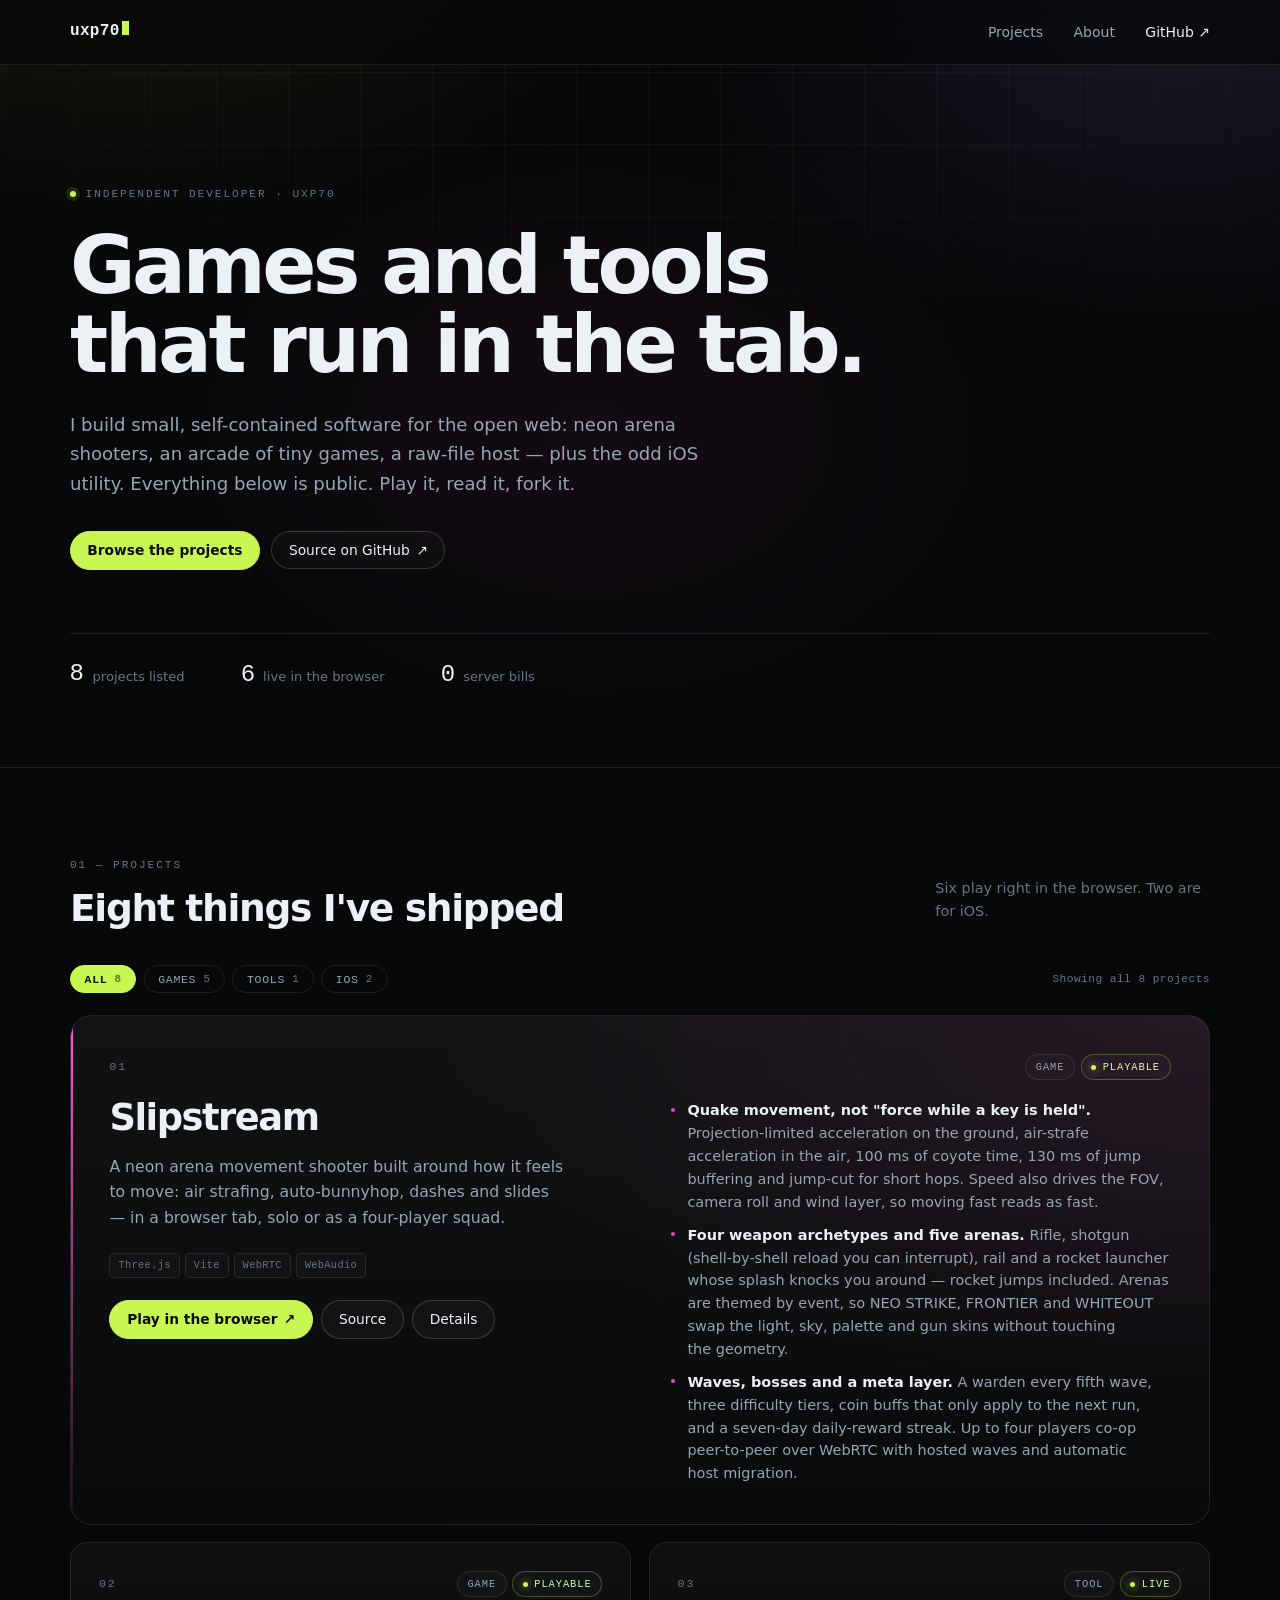
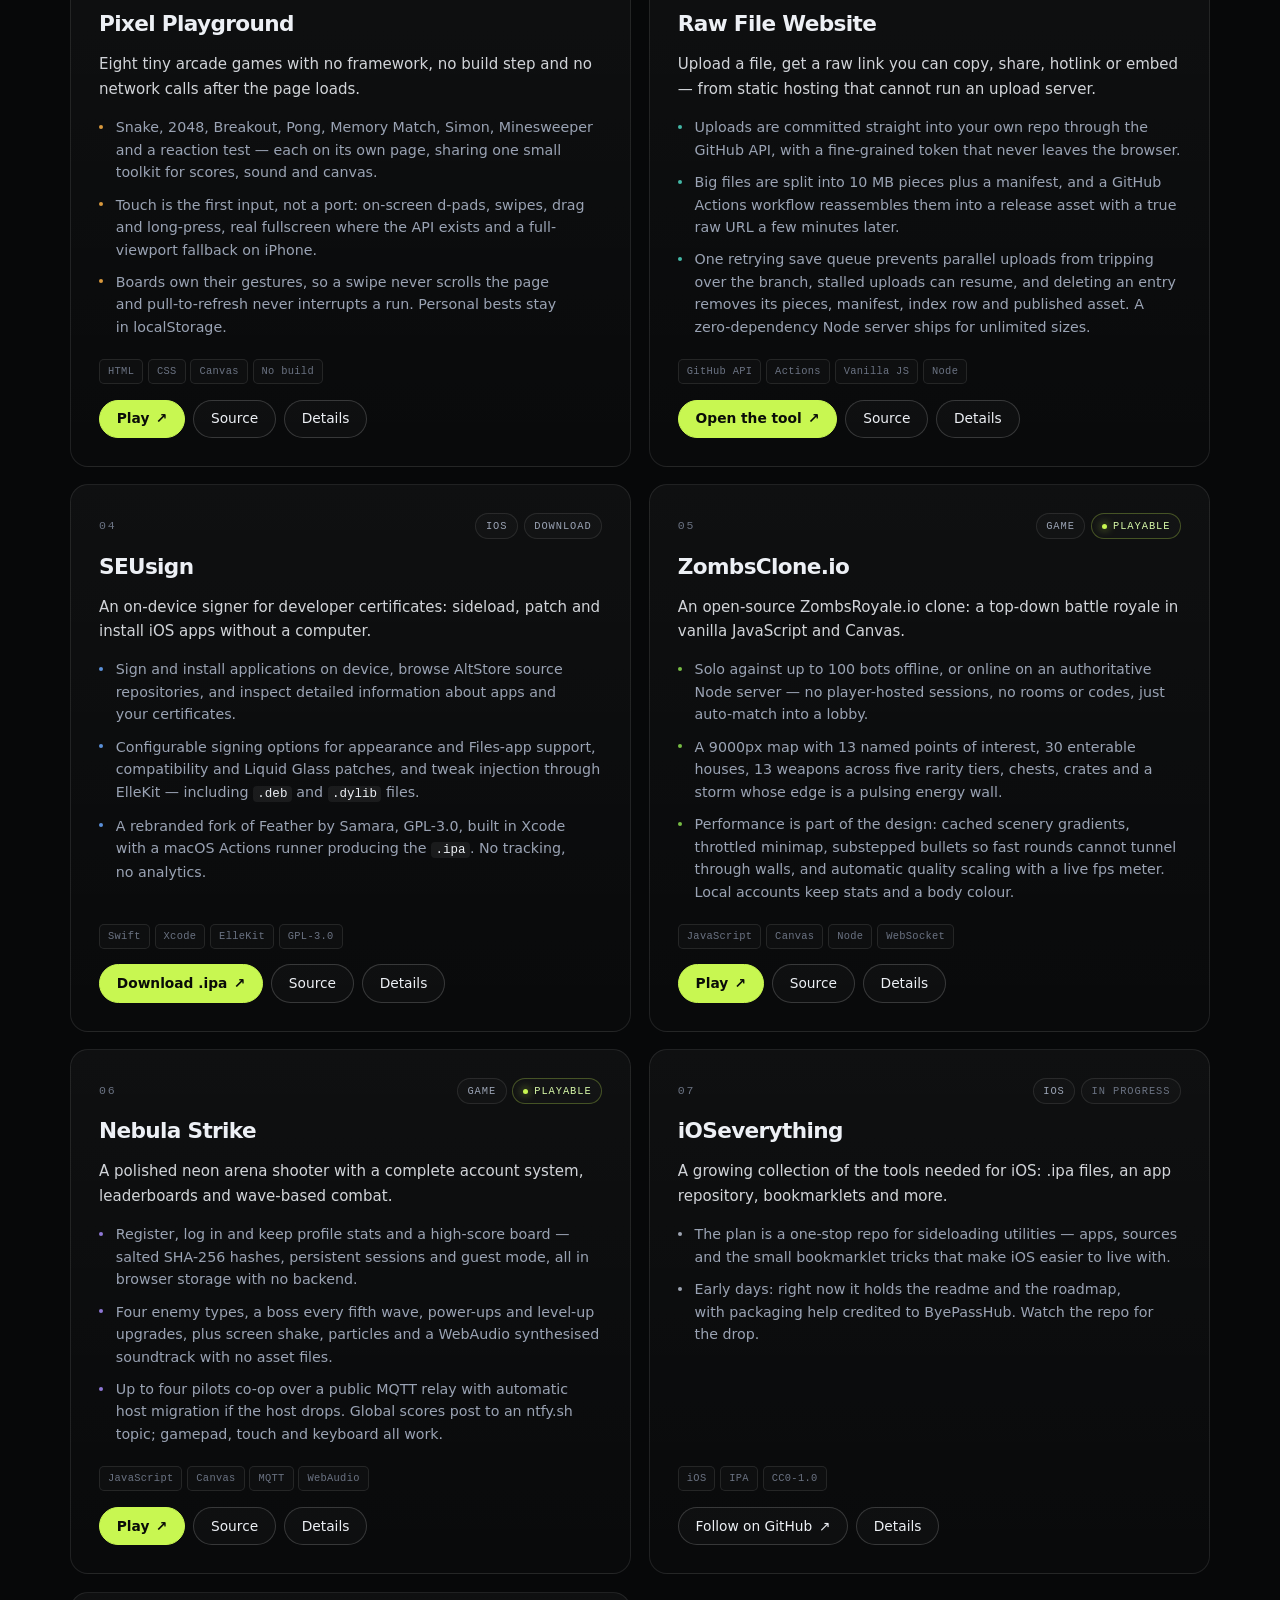
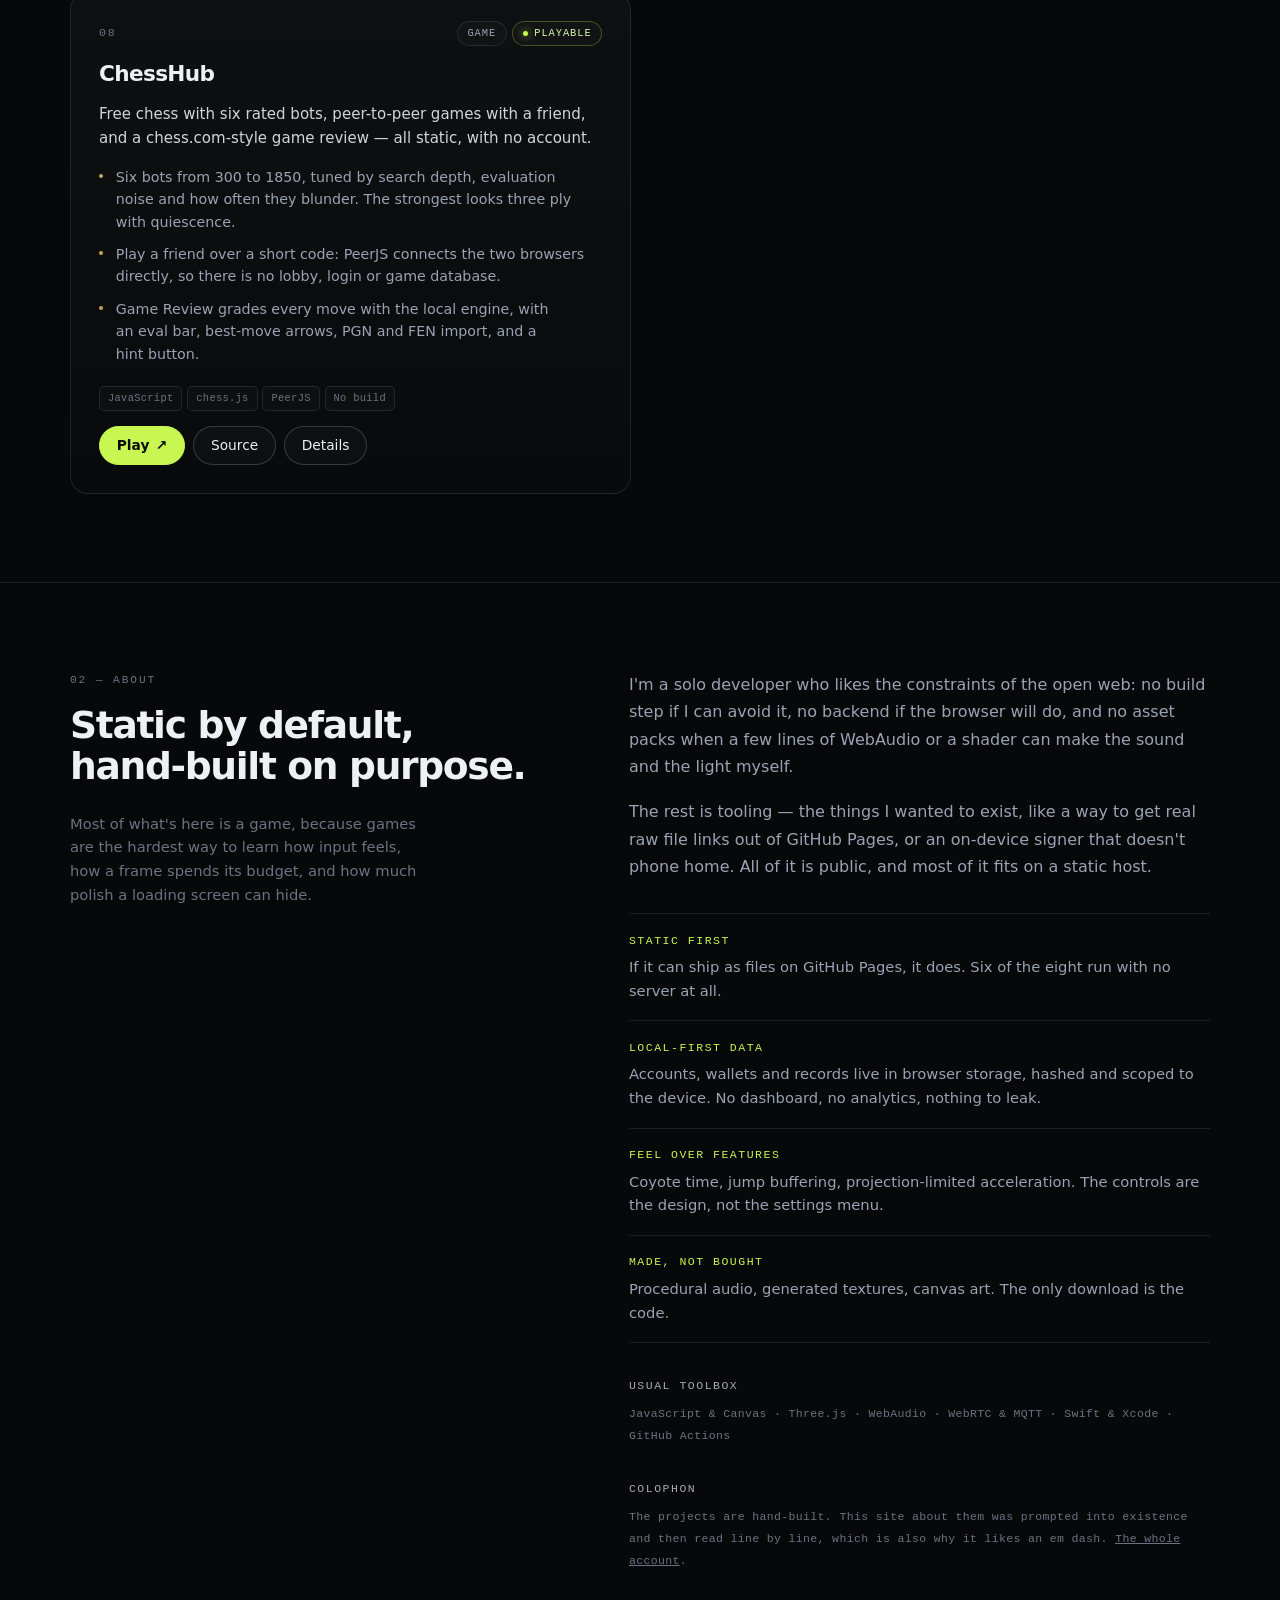
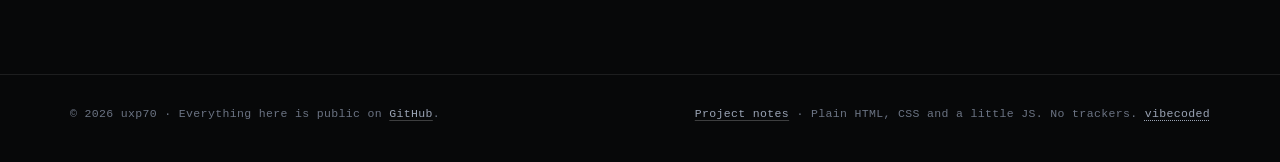
<file: index.html>
<!doctype html>
<html lang="en">
<head>
<meta charset="utf-8">
<meta name="viewport" content="width=device-width, initial-scale=1">
<title>uxp70 — games and tools that run in the tab</title>
<meta name="description" content="uxp70 builds small, self-contained software for the open web: neon arena shooters, an arcade of tiny games, a raw-file host and an iOS signer. All public, all playable or forkable.">
<meta name="theme-color" content="#070809">
<meta name="generator" content="vibecoded — prompted by a human, typed by a model">
<link rel="author" href="/humans.txt">
<!-- Vibecoded: the markup and prose were generated from prompts, then read and corrected by hand. -->
<meta property="og:type" content="website">
<meta property="og:title" content="uxp70 — games and tools that run in the tab">
<meta property="og:description" content="Neon arena shooters, an arcade of tiny games, a raw-file host and an iOS signer — built to run as plain files.">
<meta property="og:url" content="https://uxp70.github.io/">
<link rel="icon" href="favicon.svg" type="image/svg+xml">
<link rel="stylesheet" href="styles.css">
</head>
<body>
<a class="skip" href="#projects">Skip to the projects</a>

<header class="site-head">
  <div class="wrap site-head__inner">
    <a class="logo" href="/" aria-label="uxp70, home">uxp70<span class="logo__cursor" aria-hidden="true"></span></a>
    <nav class="nav" aria-label="Main">
      <a href="#projects">Projects</a>
      <a href="#about">About</a>
      <a class="nav__ext" href="https://github.com/uxp70">GitHub <span aria-hidden="true">↗</span></a>
    </nav>
  </div>
</header>

<main>
  <section class="hero">
    <div class="wrap">
      <p class="eyebrow"><span class="eyebrow__dot" aria-hidden="true"></span>Independent developer · uxp70</p>
      <h1>Games and tools<br>that run in the tab.</h1>
      <p class="lede">I build small, self-contained software for the open web: neon arena shooters, an arcade of tiny games, a raw-file host — plus the odd iOS utility. Everything below is public. Play it, read it, fork it.</p>
      <div class="hero__actions">
        <a class="btn btn--primary" href="#projects">Browse the projects</a>
        <a class="btn" href="https://github.com/uxp70">Source on GitHub <span aria-hidden="true">↗</span></a>
      </div>
      <ul class="stats">
        <li><strong>8</strong><span>projects listed</span></li>
        <li><strong>6</strong><span>live in the browser</span></li>
        <li><strong>0</strong><span>server bills</span></li>
      </ul>
    </div>
  </section>

  <section class="section" id="projects">
    <div class="wrap">
      <div class="section-head">
        <div>
          <p class="eyebrow">01 — Projects</p>
          <h2>Eight things I've shipped</h2>
        </div>
        <p class="section-head__note">Six play right in the browser. Two are for iOS.</p>
      </div>

      <div class="filters" role="group" aria-label="Filter projects by kind">
        <button class="filter" type="button" data-filter="all" aria-pressed="true">All <span>8</span></button>
        <button class="filter" type="button" data-filter="games" aria-pressed="false">Games <span>5</span></button>
        <button class="filter" type="button" data-filter="tools" aria-pressed="false">Tools <span>1</span></button>
        <button class="filter" type="button" data-filter="ios" aria-pressed="false">iOS <span>2</span></button>
        <p class="filter-status" id="filter-status" role="status" aria-live="polite">Showing all 8 projects</p>
      </div>

      <!-- 01 · Slipstream -->
      <article class="feature" data-cat="games">
        <div class="feature__head">
          <span class="num">01</span>
          <div class="pills">
            <span class="pill">Game</span>
            <span class="pill pill--live"><span class="pill__dot" aria-hidden="true"></span>Playable</span>
          </div>
        </div>
        <div class="feature__body">
          <div class="feature__main">
            <h3 class="feature__name"><a href="https://uxp70.github.io/slipstream/">Slipstream</a></h3>
            <p class="feature__tagline">A neon arena movement shooter built around how it feels to move: air strafing, auto-bunnyhop, dashes and slides — in a browser tab, solo or as a four-player squad.</p>
            <ul class="chips">
              <li>Three.js</li><li>Vite</li><li>WebRTC</li><li>WebAudio</li>
            </ul>
            <div class="actions">
              <a class="btn btn--primary" href="https://uxp70.github.io/slipstream/">Play in the browser <span aria-hidden="true">↗</span></a>
              <a class="btn" href="https://github.com/uxp70/slipstream">Source</a>
              <a class="btn" href="/p/slipstream/">Details</a>
            </div>
          </div>
          <ul class="points">
            <li><strong>Quake movement, not "force while a key is held".</strong> Projection-limited acceleration on the ground, air-strafe acceleration in the air, 100&nbsp;ms of coyote time, 130&nbsp;ms of jump buffering and jump-cut for short hops. Speed also drives the FOV, camera roll and wind layer, so moving fast reads as fast.</li>
            <li><strong>Four weapon archetypes and five arenas.</strong> Rifle, shotgun (shell-by-shell reload you can interrupt), rail and a rocket launcher whose splash knocks you around — rocket jumps included. Arenas are themed by event, so NEO STRIKE, FRONTIER and WHITEOUT swap the light, sky, palette and gun skins without touching the geometry.</li>
            <li><strong>Waves, bosses and a meta layer.</strong> A warden every fifth wave, three difficulty tiers, coin buffs that only apply to the next run, and a seven-day daily-reward streak. Up to four players co-op peer-to-peer over WebRTC with hosted waves and automatic host migration.</li>
          </ul>
        </div>
      </article>

      <div class="grid">
        <!-- 02 · Pixel Playground -->
        <article class="card card--pixel" data-cat="games">
          <div class="card__head">
            <span class="num">02</span>
            <div class="pills">
              <span class="pill">Game</span>
              <span class="pill pill--live"><span class="pill__dot" aria-hidden="true"></span>Playable</span>
            </div>
          </div>
          <h3 class="card__name"><a href="https://uxp70.github.io/pixel-playground/">Pixel Playground</a></h3>
          <p class="card__tagline">Eight tiny arcade games with no framework, no build step and no network calls after the page loads.</p>
          <ul class="points">
            <li>Snake, 2048, Breakout, Pong, Memory Match, Simon, Minesweeper and a reaction test — each on its own page, sharing one small toolkit for scores, sound and canvas.</li>
            <li>Touch is the first input, not a port: on-screen d-pads, swipes, drag and long-press, real fullscreen where the API exists and a full-viewport fallback on iPhone.</li>
            <li>Boards own their gestures, so a swipe never scrolls the page and pull-to-refresh never interrupts a run. Personal bests stay in localStorage.</li>
          </ul>
          <div class="card__foot">
            <ul class="chips"><li>HTML</li><li>CSS</li><li>Canvas</li><li>No build</li></ul>
            <div class="actions">
              <a class="btn btn--primary" href="https://uxp70.github.io/pixel-playground/">Play <span aria-hidden="true">↗</span></a>
              <a class="btn" href="https://github.com/uxp70/pixel-playground">Source</a>
              <a class="btn" href="/p/pixel-playground/">Details</a>
            </div>
          </div>
        </article>

        <!-- 03 · Raw File Website -->
        <article class="card card--raw" data-cat="tools">
          <div class="card__head">
            <span class="num">03</span>
            <div class="pills">
              <span class="pill">Tool</span>
              <span class="pill pill--live"><span class="pill__dot" aria-hidden="true"></span>Live</span>
            </div>
          </div>
          <h3 class="card__name"><a href="https://uxp70.github.io/raw-file-website/">Raw File Website</a></h3>
          <p class="card__tagline">Upload a file, get a raw link you can copy, share, hotlink or embed — from static hosting that cannot run an upload server.</p>
          <ul class="points">
            <li>Uploads are committed straight into your own repo through the GitHub API, with a fine-grained token that never leaves the browser.</li>
            <li>Big files are split into 10&nbsp;MB pieces plus a manifest, and a GitHub Actions workflow reassembles them into a release asset with a true raw URL a few minutes later.</li>
            <li>One retrying save queue prevents parallel uploads from tripping over the branch, stalled uploads can resume, and deleting an entry removes its pieces, manifest, index row and published asset. A zero-dependency Node server ships for unlimited sizes.</li>
          </ul>
          <div class="card__foot">
            <ul class="chips"><li>GitHub API</li><li>Actions</li><li>Vanilla JS</li><li>Node</li></ul>
            <div class="actions">
              <a class="btn btn--primary" href="https://uxp70.github.io/raw-file-website/">Open the tool <span aria-hidden="true">↗</span></a>
              <a class="btn" href="https://github.com/uxp70/raw-file-website">Source</a>
              <a class="btn" href="/p/raw-file-website/">Details</a>
            </div>
          </div>
        </article>

        <!-- 04 · SEUsign -->
        <article class="card card--seu" data-cat="ios">
          <div class="card__head">
            <span class="num">04</span>
            <div class="pills">
              <span class="pill">iOS</span>
              <span class="pill">Download</span>
            </div>
          </div>
          <h3 class="card__name"><a href="https://github.com/uxp70/SEUsign">SEUsign</a></h3>
          <p class="card__tagline">An on-device signer for developer certificates: sideload, patch and install iOS apps without a computer.</p>
          <ul class="points">
            <li>Sign and install applications on device, browse AltStore source repositories, and inspect detailed information about apps and your certificates.</li>
            <li>Configurable signing options for appearance and Files-app support, compatibility and Liquid Glass patches, and tweak injection through ElleKit — including <code>.deb</code> and <code>.dylib</code> files.</li>
            <li>A rebranded fork of Feather by Samara, GPL-3.0, built in Xcode with a macOS Actions runner producing the <code>.ipa</code>. No tracking, no analytics.</li>
          </ul>
          <div class="card__foot">
            <ul class="chips"><li>Swift</li><li>Xcode</li><li>ElleKit</li><li>GPL-3.0</li></ul>
            <div class="actions">
              <a class="btn btn--primary" href="https://github.com/uxp70/SEUsign/releases">Download .ipa <span aria-hidden="true">↗</span></a>
              <a class="btn" href="https://github.com/uxp70/SEUsign">Source</a>
              <a class="btn" href="/p/seusign/">Details</a>
            </div>
          </div>
        </article>

        <!-- 05 · ZombsClone.io -->
        <article class="card card--zombs" data-cat="games">
          <div class="card__head">
            <span class="num">05</span>
            <div class="pills">
              <span class="pill">Game</span>
              <span class="pill pill--live"><span class="pill__dot" aria-hidden="true"></span>Playable</span>
            </div>
          </div>
          <h3 class="card__name"><a href="https://uxp70.github.io/zombsclone-io/">ZombsClone.io</a></h3>
          <p class="card__tagline">An open-source ZombsRoyale.io clone: a top-down battle royale in vanilla JavaScript and Canvas.</p>
          <ul class="points">
            <li>Solo against up to 100 bots offline, or online on an authoritative Node server — no player-hosted sessions, no rooms or codes, just auto-match into a lobby.</li>
            <li>A 9000px map with 13 named points of interest, 30 enterable houses, 13 weapons across five rarity tiers, chests, crates and a storm whose edge is a pulsing energy wall.</li>
            <li>Performance is part of the design: cached scenery gradients, throttled minimap, substepped bullets so fast rounds cannot tunnel through walls, and automatic quality scaling with a live fps meter. Local accounts keep stats and a body colour.</li>
          </ul>
          <div class="card__foot">
            <ul class="chips"><li>JavaScript</li><li>Canvas</li><li>Node</li><li>WebSocket</li></ul>
            <div class="actions">
              <a class="btn btn--primary" href="https://uxp70.github.io/zombsclone-io/">Play <span aria-hidden="true">↗</span></a>
              <a class="btn" href="https://github.com/uxp70/zombsclone-io">Source</a>
              <a class="btn" href="/p/zombsclone-io/">Details</a>
            </div>
          </div>
        </article>

        <!-- 06 · Nebula Strike -->
        <article class="card card--nebula" data-cat="games">
          <div class="card__head">
            <span class="num">06</span>
            <div class="pills">
              <span class="pill">Game</span>
              <span class="pill pill--live"><span class="pill__dot" aria-hidden="true"></span>Playable</span>
            </div>
          </div>
          <h3 class="card__name"><a href="https://uxp70.github.io/nebula-strike/">Nebula Strike</a></h3>
          <p class="card__tagline">A polished neon arena shooter with a complete account system, leaderboards and wave-based combat.</p>
          <ul class="points">
            <li>Register, log in and keep profile stats and a high-score board — salted SHA-256 hashes, persistent sessions and guest mode, all in browser storage with no backend.</li>
            <li>Four enemy types, a boss every fifth wave, power-ups and level-up upgrades, plus screen shake, particles and a WebAudio synthesised soundtrack with no asset files.</li>
            <li>Up to four pilots co-op over a public MQTT relay with automatic host migration if the host drops. Global scores post to an ntfy.sh topic; gamepad, touch and keyboard all work.</li>
          </ul>
          <div class="card__foot">
            <ul class="chips"><li>JavaScript</li><li>Canvas</li><li>MQTT</li><li>WebAudio</li></ul>
            <div class="actions">
              <a class="btn btn--primary" href="https://uxp70.github.io/nebula-strike/">Play <span aria-hidden="true">↗</span></a>
              <a class="btn" href="https://github.com/uxp70/nebula-strike">Source</a>
              <a class="btn" href="/p/nebula-strike/">Details</a>
            </div>
          </div>
        </article>

        <!-- 07 · iOSeverything -->
        <article class="card card--ios" data-cat="ios">
          <div class="card__head">
            <span class="num">07</span>
            <div class="pills">
              <span class="pill">iOS</span>
              <span class="pill pill--soon">In progress</span>
            </div>
          </div>
          <h3 class="card__name"><a href="https://github.com/uxp70/iOSeverything">iOSeverything</a></h3>
          <p class="card__tagline">A growing collection of the tools needed for iOS: .ipa files, an app repository, bookmarklets and more.</p>
          <ul class="points">
            <li>The plan is a one-stop repo for sideloading utilities — apps, sources and the small bookmarklet tricks that make iOS easier to live with.</li>
            <li>Early days: right now it holds the readme and the roadmap, with packaging help credited to ByePassHub. Watch the repo for the drop.</li>
          </ul>
          <div class="card__foot">
            <ul class="chips"><li>iOS</li><li>IPA</li><li>CC0-1.0</li></ul>
            <div class="actions">
              <a class="btn" href="https://github.com/uxp70/iOSeverything">Follow on GitHub <span aria-hidden="true">↗</span></a>
              <a class="btn" href="/p/ios-everything/">Details</a>
            </div>
          </div>
        </article>

        <!-- 08 · ChessHub -->
        <article class="card card--chess" data-cat="games">
          <div class="card__head">
            <span class="num">08</span>
            <div class="pills">
              <span class="pill">Game</span>
              <span class="pill pill--live"><span class="pill__dot" aria-hidden="true"></span>Playable</span>
            </div>
          </div>
          <h3 class="card__name"><a href="https://uxp70.github.io/chesshub/">ChessHub</a></h3>
          <p class="card__tagline">Free chess with six rated bots, peer-to-peer games with a friend, and a chess.com-style game review — all static, with no account.</p>
          <ul class="points">
            <li>Six bots from 300 to 1850, tuned by search depth, evaluation noise and how often they blunder. The strongest looks three ply with quiescence.</li>
            <li>Play a friend over a short code: PeerJS connects the two browsers directly, so there is no lobby, login or game database.</li>
            <li>Game Review grades every move with the local engine, with an eval bar, best-move arrows, PGN and FEN import, and a hint button.</li>
          </ul>
          <div class="card__foot">
            <ul class="chips"><li>JavaScript</li><li>chess.js</li><li>PeerJS</li><li>No build</li></ul>
            <div class="actions">
              <a class="btn btn--primary" href="https://uxp70.github.io/chesshub/">Play <span aria-hidden="true">↗</span></a>
              <a class="btn" href="https://github.com/uxp70/chesshub">Source</a>
              <a class="btn" href="/p/chess/">Details</a>
            </div>
          </div>
        </article>
      </div>
    </div>
  </section>

  <section class="section section--about" id="about">
    <div class="wrap about">
      <div class="about__head">
        <p class="eyebrow">02 — About</p>
        <h2>Static by default,<br>hand-built on purpose.</h2>
        <p class="about__note">Most of what's here is a game, because games are the hardest way to learn how input feels, how a frame spends its budget, and how much polish a loading screen can hide.</p>
      </div>
      <div class="about__body">
        <p>I'm a solo developer who likes the constraints of the open web: no build step if I can avoid it, no backend if the browser will do, and no asset packs when a few lines of WebAudio or a shader can make the sound and the light myself.</p>
        <p>The rest is tooling — the things I wanted to exist, like a way to get real raw file links out of GitHub Pages, or an on-device signer that doesn't phone home. All of it is public, and most of it fits on a static host.</p>
        <dl class="principles">
          <div>
            <dt>Static first</dt>
            <dd>If it can ship as files on GitHub Pages, it does. Six of the eight run with no server at all.</dd>
          </div>
          <div>
            <dt>Local-first data</dt>
            <dd>Accounts, wallets and records live in browser storage, hashed and scoped to the device. No dashboard, no analytics, nothing to leak.</dd>
          </div>
          <div>
            <dt>Feel over features</dt>
            <dd>Coyote time, jump buffering, projection-limited acceleration. The controls are the design, not the settings menu.</dd>
          </div>
          <div>
            <dt>Made, not bought</dt>
            <dd>Procedural audio, generated textures, canvas art. The only download is the code.</dd>
          </div>
        </dl>
        <p class="toolbox"><span>Usual toolbox</span> JavaScript &amp; Canvas · Three.js · WebAudio · WebRTC &amp; MQTT · Swift &amp; Xcode · GitHub Actions</p>
        <p class="toolbox"><span>Colophon</span> The projects are hand-built. This site about them was prompted into existence and then read line by line, which is also why it likes an em dash. <a href="/colophon/">The whole account</a>.</p>
      </div>
    </div>
  </section>
</main>

<footer class="site-foot">
  <div class="wrap site-foot__inner">
    <p>© <span id="year">2026</span> uxp70 · Everything here is public on <a href="https://github.com/uxp70">GitHub</a>.</p>
    <p class="site-foot__meta"><a href="/p/">Project notes</a> · Plain HTML, CSS and a little JS. No trackers. <a class="vibe" href="/colophon/"><abbr title="Drafted by a language model from prompts, then read and corrected by hand.">vibecoded</abbr></a></p>
  </div>
</footer>

<script src="app.js" defer></script>
</body>
</html>
</file>
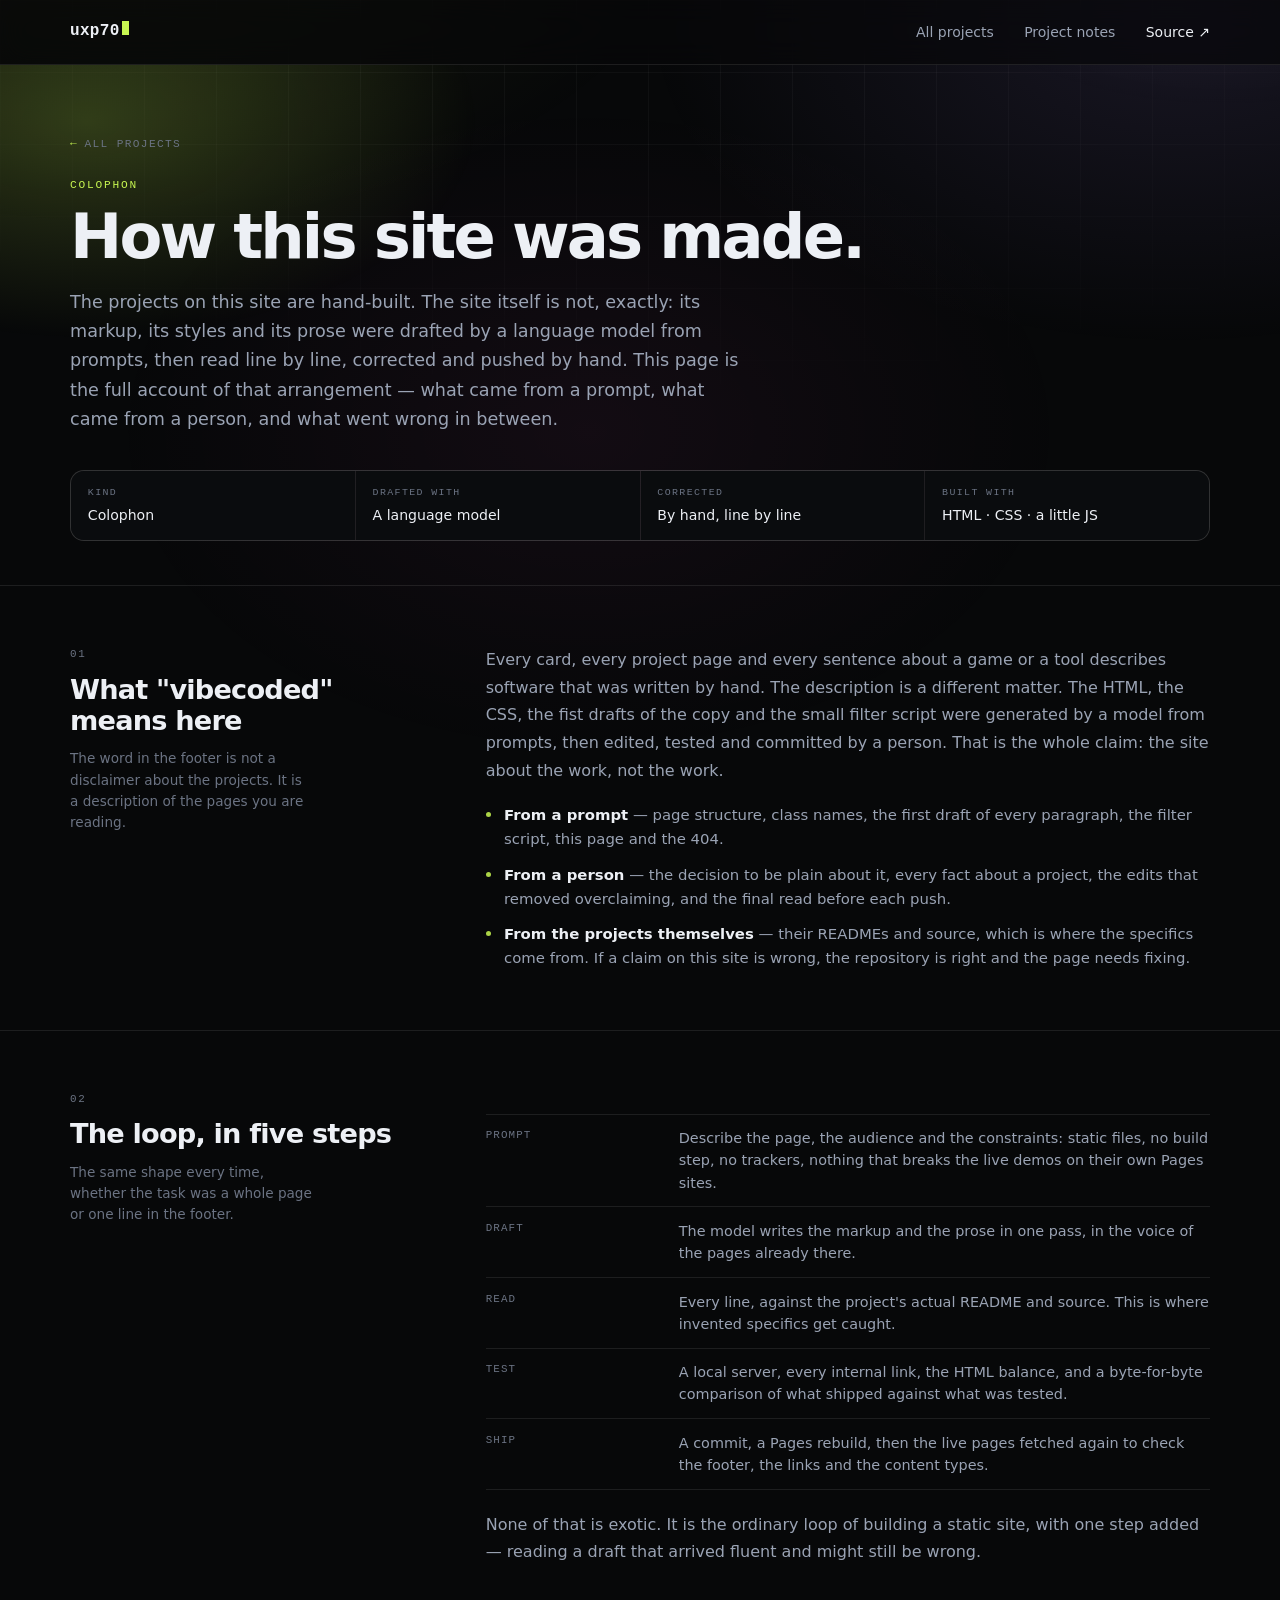
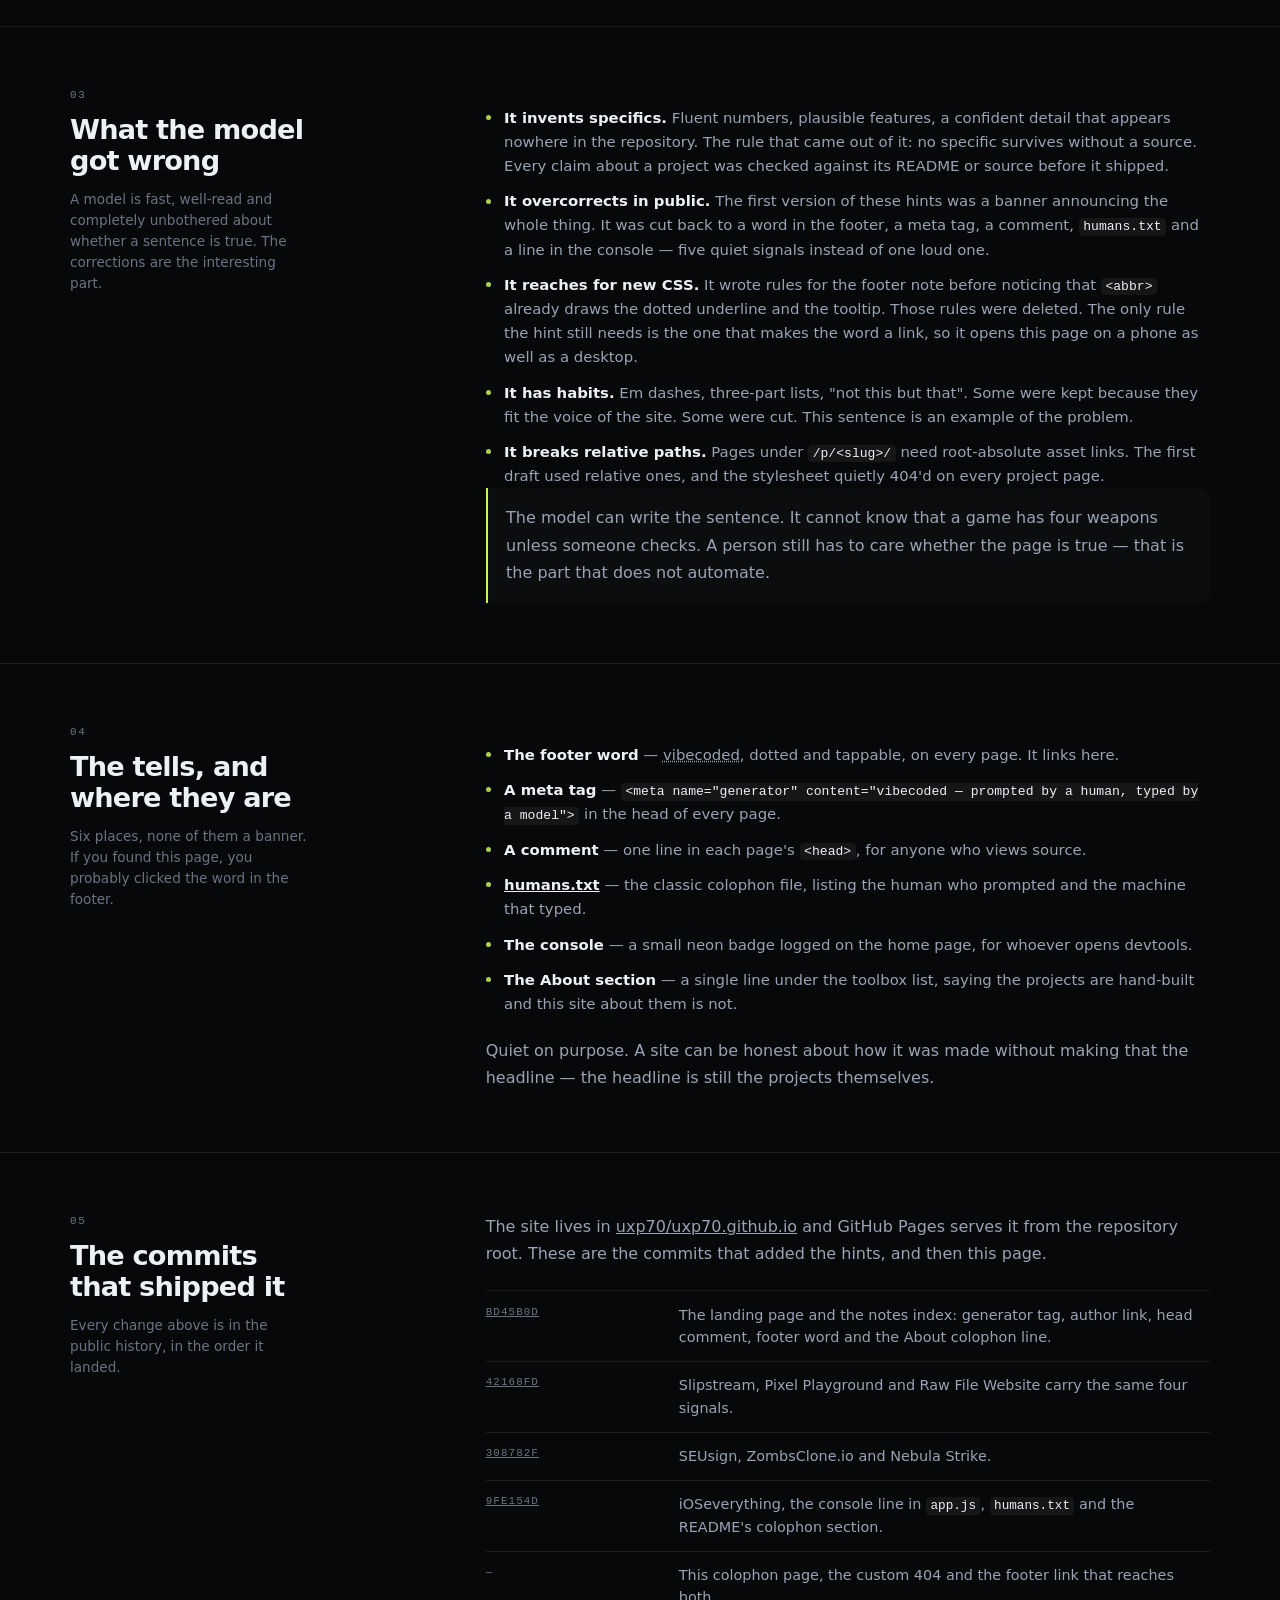
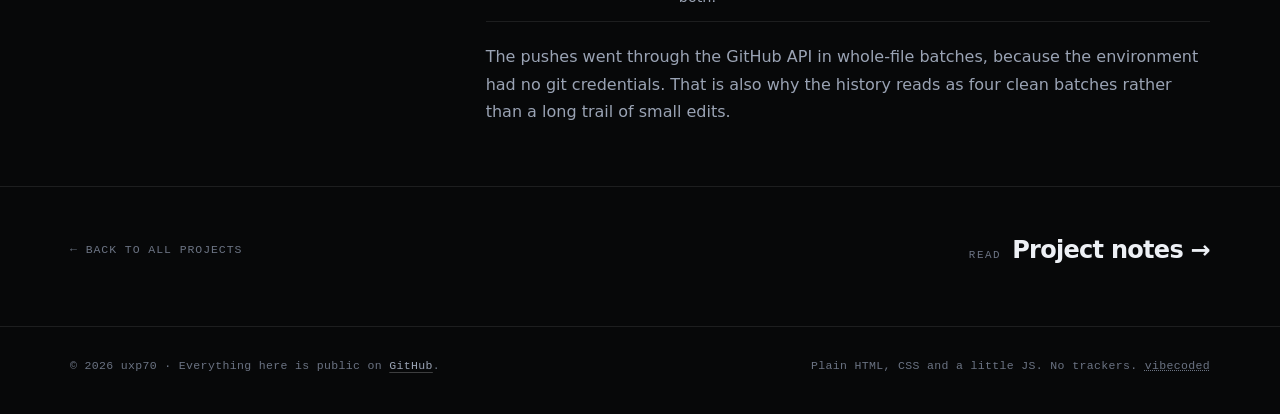
<file: colophon/index.html>
<!doctype html>
<html lang="en">
<head>
<meta charset="utf-8">
<meta name="viewport" content="width=device-width, initial-scale=1">
<title>Colophon — how this site was made — uxp70</title>
<meta name="description" content="The site around the projects was drafted by a language model from prompts, then read, corrected and pushed by hand. This page is the full account: what came from prompts, what came from a person, and what went wrong in between.">
<meta name="theme-color" content="#070809">
<meta name="generator" content="vibecoded — prompted by a human, typed by a model">
<link rel="author" href="/humans.txt">
<!-- Vibecoded: the markup and prose were generated from prompts, then read and corrected by hand. -->
<meta property="og:type" content="article">
<meta property="og:title" content="Colophon — uxp70">
<meta property="og:description" content="How this site was made, from prompts to review to the commits that shipped it.">
<meta property="og:url" content="https://uxp70.github.io/colophon/">
<link rel="icon" href="/favicon.svg" type="image/svg+xml">
<link rel="stylesheet" href="/styles.css">
<link rel="stylesheet" href="/p/project.css">
</head>
<body class="proj">
<a class="skip" href="#main">Skip to the content</a>

<header class="site-head">
  <div class="wrap site-head__inner">
    <a class="logo" href="/" aria-label="uxp70, home">uxp70<span class="logo__cursor" aria-hidden="true"></span></a>
    <nav class="nav" aria-label="Main">
      <a href="/">All projects</a>
      <a href="/p/">Project notes</a>
      <a class="nav__ext" href="https://github.com/uxp70/uxp70.github.io">Source <span aria-hidden="true">↗</span></a>
    </nav>
  </div>
</header>

<main id="main">
  <section class="p-hero">
    <div class="wrap">
      <a class="p-back" href="/"><span aria-hidden="true">←</span> All projects</a>
      <p class="p-kicker">Colophon</p>
      <h1 class="p-title">How this site was made.</h1>
      <p class="p-lede">The projects on this site are hand-built. The site itself is not, exactly: its markup, its styles and its prose were drafted by a language model from prompts, then read line by line, corrected and pushed by hand. This page is the full account of that arrangement — what came from a prompt, what came from a person, and what went wrong in between.</p>
      <dl class="p-meta">
        <div><dt>Kind</dt><dd>Colophon</dd></div>
        <div><dt>Drafted with</dt><dd>A language model</dd></div>
        <div><dt>Corrected</dt><dd>By hand, line by line</dd></div>
        <div><dt>Built with</dt><dd>HTML · CSS · a little JS</dd></div>
      </dl>
    </div>
  </section>

  <section class="p-section">
    <div class="wrap p-grid">
      <div class="p-side">
        <span class="p-side__num">01</span>
        <h2>What "vibecoded" means here</h2>
        <p class="p-side__note">The word in the footer is not a disclaimer about the projects. It is a description of the pages you are reading.</p>
      </div>
      <div class="p-body">
        <p>Every card, every project page and every sentence about a game or a tool describes software that was written by hand. The description is a different matter. The HTML, the CSS, the fist drafts of the copy and the small filter script were generated by a model from prompts, then edited, tested and committed by a person. That is the whole claim: the site about the work, not the work.</p>
        <ul class="p-list">
          <li><strong>From a prompt</strong> — page structure, class names, the first draft of every paragraph, the filter script, this page and the 404.</li>
          <li><strong>From a person</strong> — the decision to be plain about it, every fact about a project, the edits that removed overclaiming, and the final read before each push.</li>
          <li><strong>From the projects themselves</strong> — their READMEs and source, which is where the specifics come from. If a claim on this site is wrong, the repository is right and the page needs fixing.</li>
        </ul>
      </div>
    </div>
  </section>

  <section class="p-section">
    <div class="wrap p-grid">
      <div class="p-side">
        <span class="p-side__num">02</span>
        <h2>The loop, in five steps</h2>
        <p class="p-side__note">The same shape every time, whether the task was a whole page or one line in the footer.</p>
      </div>
      <div class="p-body">
        <dl class="p-rows">
          <div><dt>Prompt</dt><dd>Describe the page, the audience and the constraints: static files, no build step, no trackers, nothing that breaks the live demos on their own Pages sites.</dd></div>
          <div><dt>Draft</dt><dd>The model writes the markup and the prose in one pass, in the voice of the pages already there.</dd></div>
          <div><dt>Read</dt><dd>Every line, against the project's actual README and source. This is where invented specifics get caught.</dd></div>
          <div><dt>Test</dt><dd>A local server, every internal link, the HTML balance, and a byte-for-byte comparison of what shipped against what was tested.</dd></div>
          <div><dt>Ship</dt><dd>A commit, a Pages rebuild, then the live pages fetched again to check the footer, the links and the content types.</dd></div>
        </dl>
        <p style="margin-top:1.3rem">None of that is exotic. It is the ordinary loop of building a static site, with one step added — reading a draft that arrived fluent and might still be wrong.</p>
      </div>
    </div>
  </section>

  <section class="p-section">
    <div class="wrap p-grid">
      <div class="p-side">
        <span class="p-side__num">03</span>
        <h2>What the model got wrong</h2>
        <p class="p-side__note">A model is fast, well-read and completely unbothered about whether a sentence is true. The corrections are the interesting part.</p>
      </div>
      <div class="p-body">
        <ul class="p-list">
          <li><strong>It invents specifics.</strong> Fluent numbers, plausible features, a confident detail that appears nowhere in the repository. The rule that came out of it: no specific survives without a source. Every claim about a project was checked against its README or source before it shipped.</li>
          <li><strong>It overcorrects in public.</strong> The first version of these hints was a banner announcing the whole thing. It was cut back to a word in the footer, a meta tag, a comment, <code>humans.txt</code> and a line in the console — five quiet signals instead of one loud one.</li>
          <li><strong>It reaches for new CSS.</strong> It wrote rules for the footer note before noticing that <code>&lt;abbr&gt;</code> already draws the dotted underline and the tooltip. Those rules were deleted. The only rule the hint still needs is the one that makes the word a link, so it opens this page on a phone as well as a desktop.</li>
          <li><strong>It has habits.</strong> Em dashes, three-part lists, "not this but that". Some were kept because they fit the voice of the site. Some were cut. This sentence is an example of the problem.</li>
          <li><strong>It breaks relative paths.</strong> Pages under <code>/p/&lt;slug&gt;/</code> need root-absolute asset links. The first draft used relative ones, and the stylesheet quietly 404'd on every project page.</li>
        </ul>
        <p class="p-callout">The model can write the sentence. It cannot know that a game has four weapons unless someone checks. A person still has to care whether the page is true — that is the part that does not automate.</p>
      </div>
    </div>
  </section>

  <section class="p-section">
    <div class="wrap p-grid">
      <div class="p-side">
        <span class="p-side__num">04</span>
        <h2>The tells, and where they are</h2>
        <p class="p-side__note">Six places, none of them a banner. If you found this page, you probably clicked the word in the footer.</p>
      </div>
      <div class="p-body">
        <ul class="p-list">
          <li><strong>The footer word</strong> — <abbr title="Drafted by a language model from prompts, then read and corrected by hand.">vibecoded</abbr>, dotted and tappable, on every page. It links here.</li>
          <li><strong>A meta tag</strong> — <code>&lt;meta name="generator" content="vibecoded — prompted by a human, typed by a model"&gt;</code> in the head of every page.</li>
          <li><strong>A comment</strong> — one line in each page's <code>&lt;head&gt;</code>, for anyone who views source.</li>
          <li><strong><a href="/humans.txt">humans.txt</a></strong> — the classic colophon file, listing the human who prompted and the machine that typed.</li>
          <li><strong>The console</strong> — a small neon badge logged on the home page, for whoever opens devtools.</li>
          <li><strong>The About section</strong> — a single line under the toolbox list, saying the projects are hand-built and this site about them is not.</li>
        </ul>
        <p style="margin-top:1.3rem">Quiet on purpose. A site can be honest about how it was made without making that the headline — the headline is still the projects themselves.</p>
      </div>
    </div>
  </section>

  <section class="p-section">
    <div class="wrap p-grid">
      <div class="p-side">
        <span class="p-side__num">05</span>
        <h2>The commits that shipped it</h2>
        <p class="p-side__note">Every change above is in the public history, in the order it landed.</p>
      </div>
      <div class="p-body">
        <p>The site lives in <a href="https://github.com/uxp70/uxp70.github.io">uxp70/uxp70.github.io</a> and GitHub Pages serves it from the repository root. These are the commits that added the hints, and then this page.</p>
        <dl class="p-rows">
          <div><dt><a href="https://github.com/uxp70/uxp70.github.io/commit/bd45b0db4b3a1427214f5c745e9f3a554f79a748">bd45b0d</a></dt><dd>The landing page and the notes index: generator tag, author link, head comment, footer word and the About colophon line.</dd></div>
          <div><dt><a href="https://github.com/uxp70/uxp70.github.io/commit/42168fd21631c03cd8979ee8579a9cfa1811feef">42168fd</a></dt><dd>Slipstream, Pixel Playground and Raw File Website carry the same four signals.</dd></div>
          <div><dt><a href="https://github.com/uxp70/uxp70.github.io/commit/308782fda2225e7193396d9f2a3938aebd13f35e">308782f</a></dt><dd>SEUsign, ZombsClone.io and Nebula Strike.</dd></div>
          <div><dt><a href="https://github.com/uxp70/uxp70.github.io/commit/9fe154de5a9ee52c04f1eab711e4e43046ad3b19">9fe154d</a></dt><dd>iOSeverything, the console line in <code>app.js</code>, <code>humans.txt</code> and the README's colophon section.</dd></div>
          <div><dt>—</dt><dd>This colophon page, the custom 404 and the footer link that reaches both.</dd></div>
        </dl>
        <p style="margin-top:1.3rem">The pushes went through the GitHub API in whole-file batches, because the environment had no git credentials. That is also why the history reads as four clean batches rather than a long trail of small edits.</p>
      </div>
    </div>
  </section>

  <nav class="p-next wrap" aria-label="Page navigation">
    <a class="p-next__back" href="/">&larr; Back to all projects</a>
    <a class="p-next__link" href="/p/"><span>Read</span> Project notes →</a>
  </nav>
</main>

<footer class="site-foot">
  <div class="wrap site-foot__inner">
    <p>© <span id="year">2026</span> uxp70 · Everything here is public on <a href="https://github.com/uxp70">GitHub</a>.</p>
    <p class="site-foot__meta">Plain HTML, CSS and a little JS. No trackers. <abbr title="Drafted by a language model from prompts, then read and corrected by hand.">vibecoded</abbr></p>
  </div>
</footer>
<script>document.getElementById("year").textContent = String(new Date().getFullYear());</script>
</body>
</html>
</file>
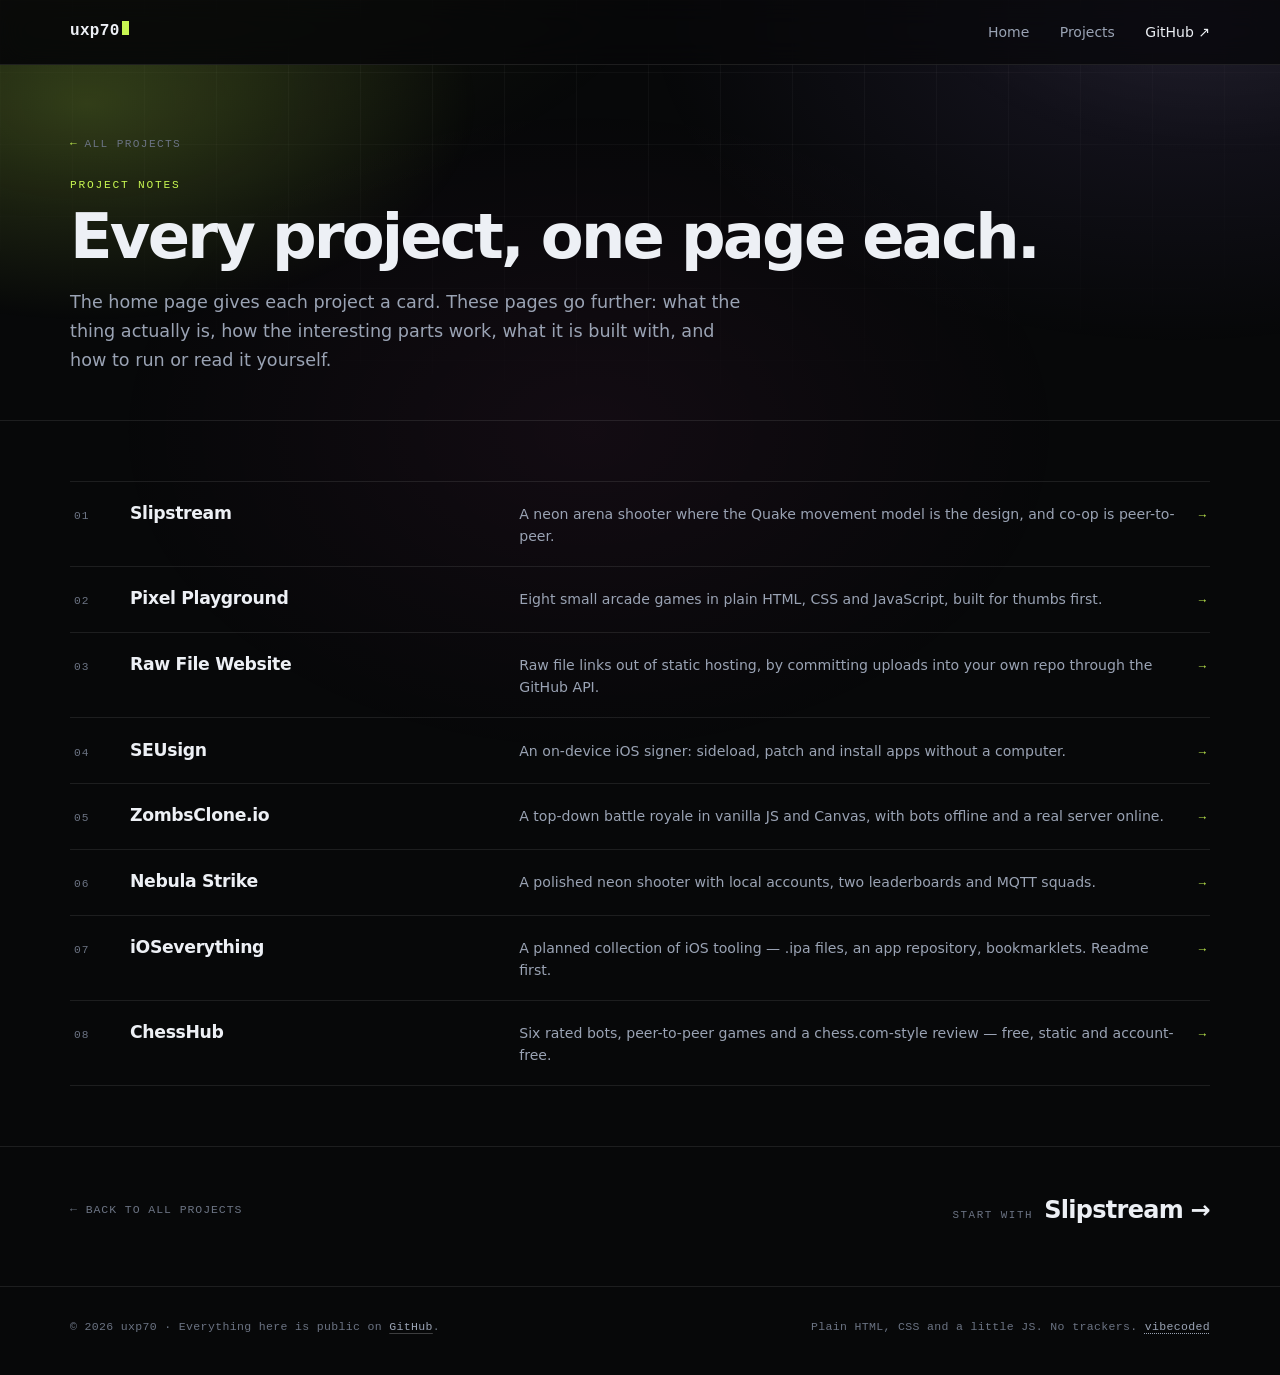
<file: p/index.html>
<!doctype html>
<html lang="en">
<head>
<meta charset="utf-8">
<meta name="viewport" content="width=device-width, initial-scale=1">
<title>Project notes — uxp70</title>
<meta name="description" content="Longer notes on every uxp70 project: what each one is, how it works, what it is built with, and where to play it or read the source.">
<meta name="theme-color" content="#070809">
<meta name="generator" content="vibecoded — prompted by a human, typed by a model">
<link rel="author" href="/humans.txt">
<!-- Vibecoded: the markup and prose were generated from prompts, then read and corrected by hand. -->
<link rel="icon" href="/favicon.svg" type="image/svg+xml">
<link rel="stylesheet" href="/styles.css">
<link rel="stylesheet" href="/p/project.css">
</head>
<body class="proj">
<a class="skip" href="#main">Skip to the content</a>

<header class="site-head">
  <div class="wrap site-head__inner">
    <a class="logo" href="/" aria-label="uxp70, home">uxp70<span class="logo__cursor" aria-hidden="true"></span></a>
    <nav class="nav" aria-label="Main">
      <a href="/">Home</a>
      <a href="/#projects">Projects</a>
      <a class="nav__ext" href="https://github.com/uxp70">GitHub <span aria-hidden="true">↗</span></a>
    </nav>
  </div>
</header>

<main id="main">
  <section class="p-hero">
    <div class="wrap">
      <a class="p-back" href="/"><span aria-hidden="true">←</span> All projects</a>
      <p class="p-kicker">Project notes</p>
      <h1 class="p-title">Every project, one page each.</h1>
      <p class="p-lede">The home page gives each project a card. These pages go further: what the thing actually is, how the interesting parts work, what it is built with, and how to run or read it yourself.</p>
    </div>
  </section>

  <section class="p-section">
    <div class="wrap">
      <ul class="p-index">
        <li><a href="/p/slipstream/"><span class="p-index__num">01</span><span class="p-index__name">Slipstream</span><span class="p-index__note">A neon arena shooter where the Quake movement model is the design, and co-op is peer-to-peer.</span><span class="p-index__go" aria-hidden="true">→</span></a></li>
        <li><a href="/p/pixel-playground/"><span class="p-index__num">02</span><span class="p-index__name">Pixel Playground</span><span class="p-index__note">Eight small arcade games in plain HTML, CSS and JavaScript, built for thumbs first.</span><span class="p-index__go" aria-hidden="true">→</span></a></li>
        <li><a href="/p/raw-file-website/"><span class="p-index__num">03</span><span class="p-index__name">Raw File Website</span><span class="p-index__note">Raw file links out of static hosting, by committing uploads into your own repo through the GitHub API.</span><span class="p-index__go" aria-hidden="true">→</span></a></li>
        <li><a href="/p/seusign/"><span class="p-index__num">04</span><span class="p-index__name">SEUsign</span><span class="p-index__note">An on-device iOS signer: sideload, patch and install apps without a computer.</span><span class="p-index__go" aria-hidden="true">→</span></a></li>
        <li><a href="/p/zombsclone-io/"><span class="p-index__num">05</span><span class="p-index__name">ZombsClone.io</span><span class="p-index__note">A top-down battle royale in vanilla JS and Canvas, with bots offline and a real server online.</span><span class="p-index__go" aria-hidden="true">→</span></a></li>
        <li><a href="/p/nebula-strike/"><span class="p-index__num">06</span><span class="p-index__name">Nebula Strike</span><span class="p-index__note">A polished neon shooter with local accounts, two leaderboards and MQTT squads.</span><span class="p-index__go" aria-hidden="true">→</span></a></li>
        <li><a href="/p/ios-everything/"><span class="p-index__num">07</span><span class="p-index__name">iOSeverything</span><span class="p-index__note">A planned collection of iOS tooling — .ipa files, an app repository, bookmarklets. Readme first.</span><span class="p-index__go" aria-hidden="true">→</span></a></li>
        <li><a href="/p/chess/"><span class="p-index__num">08</span><span class="p-index__name">ChessHub</span><span class="p-index__note">Six rated bots, peer-to-peer games and a chess.com-style review — free, static and account-free.</span><span class="p-index__go" aria-hidden="true">→</span></a></li>
      </ul>
    </div>
  </section>

  <nav class="p-next wrap" aria-label="Project navigation">
    <a class="p-next__back" href="/">&larr; Back to all projects</a>
    <a class="p-next__link" href="/p/slipstream/"><span>Start with</span> Slipstream →</a>
  </nav>
</main>

<footer class="site-foot">
  <div class="wrap site-foot__inner">
    <p>© <span id="year">2026</span> uxp70 · Everything here is public on <a href="https://github.com/uxp70">GitHub</a>.</p>
    <p class="site-foot__meta">Plain HTML, CSS and a little JS. No trackers. <a class="vibe" href="/colophon/"><abbr title="Drafted by a language model from prompts, then read and corrected by hand.">vibecoded</abbr></a></p>
  </div>
</footer>
<script>document.getElementById("year").textContent = String(new Date().getFullYear());</script>
</body>
</html>
</file>
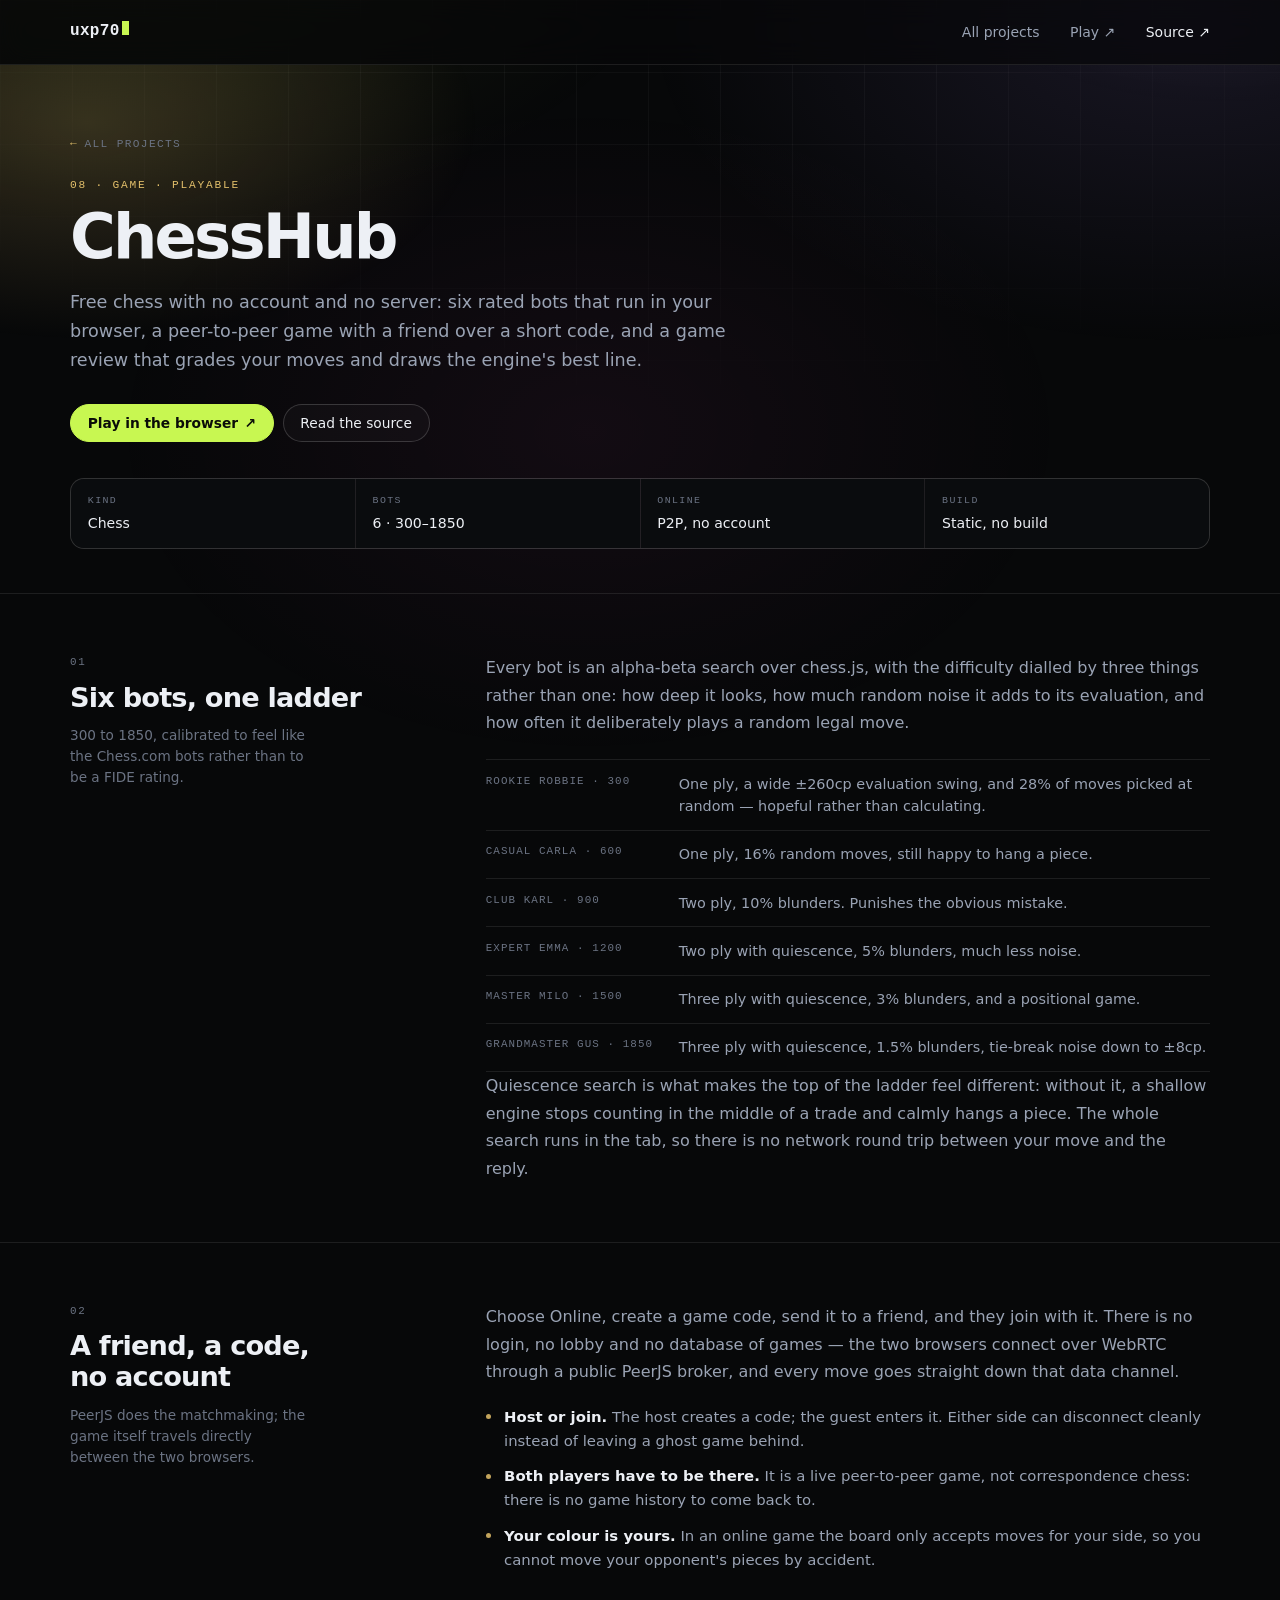
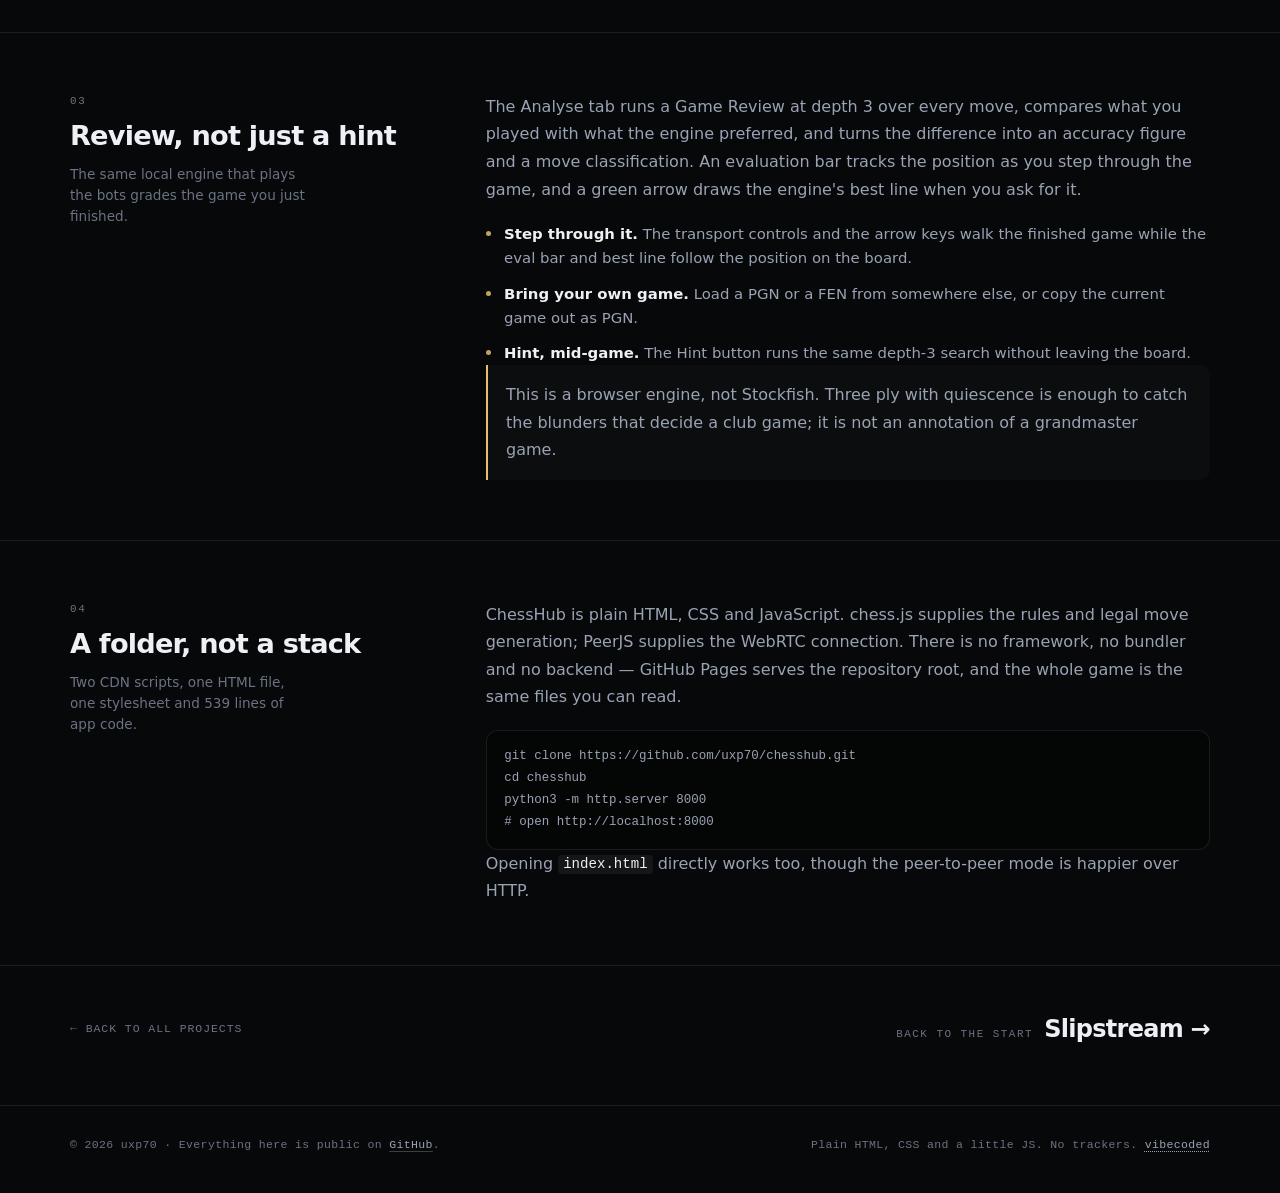
<file: p/chess/index.html>
<!doctype html>
<html lang="en">
<head>
<meta charset="utf-8">
<meta name="viewport" content="width=device-width, initial-scale=1">
<title>ChessHub — free chess: bots, friends and game review — uxp70</title>
<meta name="description" content="ChessHub is a free, static chess site: six rated bots that run in the browser, peer-to-peer games with a friend over a short code, and a chess.com-style game review with an eval bar and best-move arrows.">
<meta name="theme-color" content="#070809">
<meta name="generator" content="vibecoded — prompted by a human, typed by a model">
<link rel="author" href="/humans.txt">
<!-- Vibecoded: the markup and prose were generated from prompts, then read and corrected by hand. -->
<meta property="og:type" content="article">
<meta property="og:title" content="ChessHub — uxp70">
<meta property="og:description" content="Six rated bots, peer-to-peer friend games and a local game review — one static folder, no account.">
<meta property="og:url" content="https://uxp70.github.io/p/chess/">
<link rel="icon" href="/favicon.svg" type="image/svg+xml">
<link rel="stylesheet" href="/styles.css">
<link rel="stylesheet" href="/p/project.css">
</head>
<body class="proj proj--chess">
<a class="skip" href="#main">Skip to the content</a>

<header class="site-head">
  <div class="wrap site-head__inner">
    <a class="logo" href="/" aria-label="uxp70, home">uxp70<span class="logo__cursor" aria-hidden="true"></span></a>
    <nav class="nav" aria-label="Main">
      <a href="/">All projects</a>
      <a href="https://uxp70.github.io/chesshub/">Play <span aria-hidden="true">↗</span></a>
      <a class="nav__ext" href="https://github.com/uxp70/chesshub">Source <span aria-hidden="true">↗</span></a>
    </nav>
  </div>
</header>

<main id="main">
  <section class="p-hero">
    <div class="wrap">
      <a class="p-back" href="/"><span aria-hidden="true">←</span> All projects</a>
      <p class="p-kicker">08 · Game · Playable</p>
      <h1 class="p-title">ChessHub</h1>
      <p class="p-lede">Free chess with no account and no server: six rated bots that run in your browser, a peer-to-peer game with a friend over a short code, and a game review that grades your moves and draws the engine's best line.</p>
      <div class="p-actions">
        <a class="btn btn--primary" href="https://uxp70.github.io/chesshub/">Play in the browser <span aria-hidden="true">↗</span></a>
        <a class="btn" href="https://github.com/uxp70/chesshub">Read the source</a>
      </div>
      <dl class="p-meta">
        <div><dt>Kind</dt><dd>Chess</dd></div>
        <div><dt>Bots</dt><dd>6 · 300–1850</dd></div>
        <div><dt>Online</dt><dd>P2P, no account</dd></div>
        <div><dt>Build</dt><dd>Static, no build</dd></div>
      </dl>
    </div>
  </section>

  <section class="p-section">
    <div class="wrap p-grid">
      <div class="p-side">
        <span class="p-side__num">01</span>
        <h2>Six bots, one ladder</h2>
        <p class="p-side__note">300 to 1850, calibrated to feel like the Chess.com bots rather than to be a FIDE rating.</p>
      </div>
      <div class="p-body">
        <p>Every bot is an alpha-beta search over chess.js, with the difficulty dialled by three things rather than one: how deep it looks, how much random noise it adds to its evaluation, and how often it deliberately plays a random legal move.</p>
        <dl class="p-rows">
          <div><dt>Rookie Robbie · 300</dt><dd>One ply, a wide ±260cp evaluation swing, and 28% of moves picked at random — hopeful rather than calculating.</dd></div>
          <div><dt>Casual Carla · 600</dt><dd>One ply, 16% random moves, still happy to hang a piece.</dd></div>
          <div><dt>Club Karl · 900</dt><dd>Two ply, 10% blunders. Punishes the obvious mistake.</dd></div>
          <div><dt>Expert Emma · 1200</dt><dd>Two ply with quiescence, 5% blunders, much less noise.</dd></div>
          <div><dt>Master Milo · 1500</dt><dd>Three ply with quiescence, 3% blunders, and a positional game.</dd></div>
          <div><dt>Grandmaster Gus · 1850</dt><dd>Three ply with quiescence, 1.5% blunders, tie-break noise down to ±8cp.</dd></div>
        </dl>
        <p>Quiescence search is what makes the top of the ladder feel different: without it, a shallow engine stops counting in the middle of a trade and calmly hangs a piece. The whole search runs in the tab, so there is no network round trip between your move and the reply.</p>
      </div>
    </div>
  </section>

  <section class="p-section">
    <div class="wrap p-grid">
      <div class="p-side">
        <span class="p-side__num">02</span>
        <h2>A friend, a code, no account</h2>
        <p class="p-side__note">PeerJS does the matchmaking; the game itself travels directly between the two browsers.</p>
      </div>
      <div class="p-body">
        <p>Choose Online, create a game code, send it to a friend, and they join with it. There is no login, no lobby and no database of games — the two browsers connect over WebRTC through a public PeerJS broker, and every move goes straight down that data channel.</p>
        <ul class="p-list">
          <li><strong>Host or join.</strong> The host creates a code; the guest enters it. Either side can disconnect cleanly instead of leaving a ghost game behind.</li>
          <li><strong>Both players have to be there.</strong> It is a live peer-to-peer game, not correspondence chess: there is no game history to come back to.</li>
          <li><strong>Your colour is yours.</strong> In an online game the board only accepts moves for your side, so you cannot move your opponent's pieces by accident.</li>
        </ul>
      </div>
    </div>
  </section>

  <section class="p-section">
    <div class="wrap p-grid">
      <div class="p-side">
        <span class="p-side__num">03</span>
        <h2>Review, not just a hint</h2>
        <p class="p-side__note">The same local engine that plays the bots grades the game you just finished.</p>
      </div>
      <div class="p-body">
        <p>The Analyse tab runs a Game Review at depth 3 over every move, compares what you played with what the engine preferred, and turns the difference into an accuracy figure and a move classification. An evaluation bar tracks the position as you step through the game, and a green arrow draws the engine's best line when you ask for it.</p>
        <ul class="p-list">
          <li><strong>Step through it.</strong> The transport controls and the arrow keys walk the finished game while the eval bar and best line follow the position on the board.</li>
          <li><strong>Bring your own game.</strong> Load a PGN or a FEN from somewhere else, or copy the current game out as PGN.</li>
          <li><strong>Hint, mid-game.</strong> The Hint button runs the same depth-3 search without leaving the board.</li>
        </ul>
        <p class="p-callout">This is a browser engine, not Stockfish. Three ply with quiescence is enough to catch the blunders that decide a club game; it is not an annotation of a grandmaster game.</p>
      </div>
    </div>
  </section>

  <section class="p-section">
    <div class="wrap p-grid">
      <div class="p-side">
        <span class="p-side__num">04</span>
        <h2>A folder, not a stack</h2>
        <p class="p-side__note">Two CDN scripts, one HTML file, one stylesheet and 539 lines of app code.</p>
      </div>
      <div class="p-body">
        <p>ChessHub is plain HTML, CSS and JavaScript. chess.js supplies the rules and legal move generation; PeerJS supplies the WebRTC connection. There is no framework, no bundler and no backend — GitHub Pages serves the repository root, and the whole game is the same files you can read.</p>
        <pre><code>git clone https://github.com/uxp70/chesshub.git
cd chesshub
python3 -m http.server 8000
# open http://localhost:8000</code></pre>
        <p>Opening <code>index.html</code> directly works too, though the peer-to-peer mode is happier over HTTP.</p>
      </div>
    </div>
  </section>

  <nav class="p-next wrap" aria-label="Project navigation">
    <a class="p-next__back" href="/">&larr; Back to all projects</a>
    <a class="p-next__link" href="/p/slipstream/"><span>Back to the start</span> Slipstream →</a>
  </nav>
</main>

<footer class="site-foot">
  <div class="wrap site-foot__inner">
    <p>© <span id="year">2026</span> uxp70 · Everything here is public on <a href="https://github.com/uxp70">GitHub</a>.</p>
    <p class="site-foot__meta">Plain HTML, CSS and a little JS. No trackers. <a class="vibe" href="/colophon/"><abbr title="Drafted by a language model from prompts, then read and corrected by hand.">vibecoded</abbr></a></p>
  </div>
</footer>
<script>document.getElementById("year").textContent = String(new Date().getFullYear());</script>
</body>
</html>
</file>
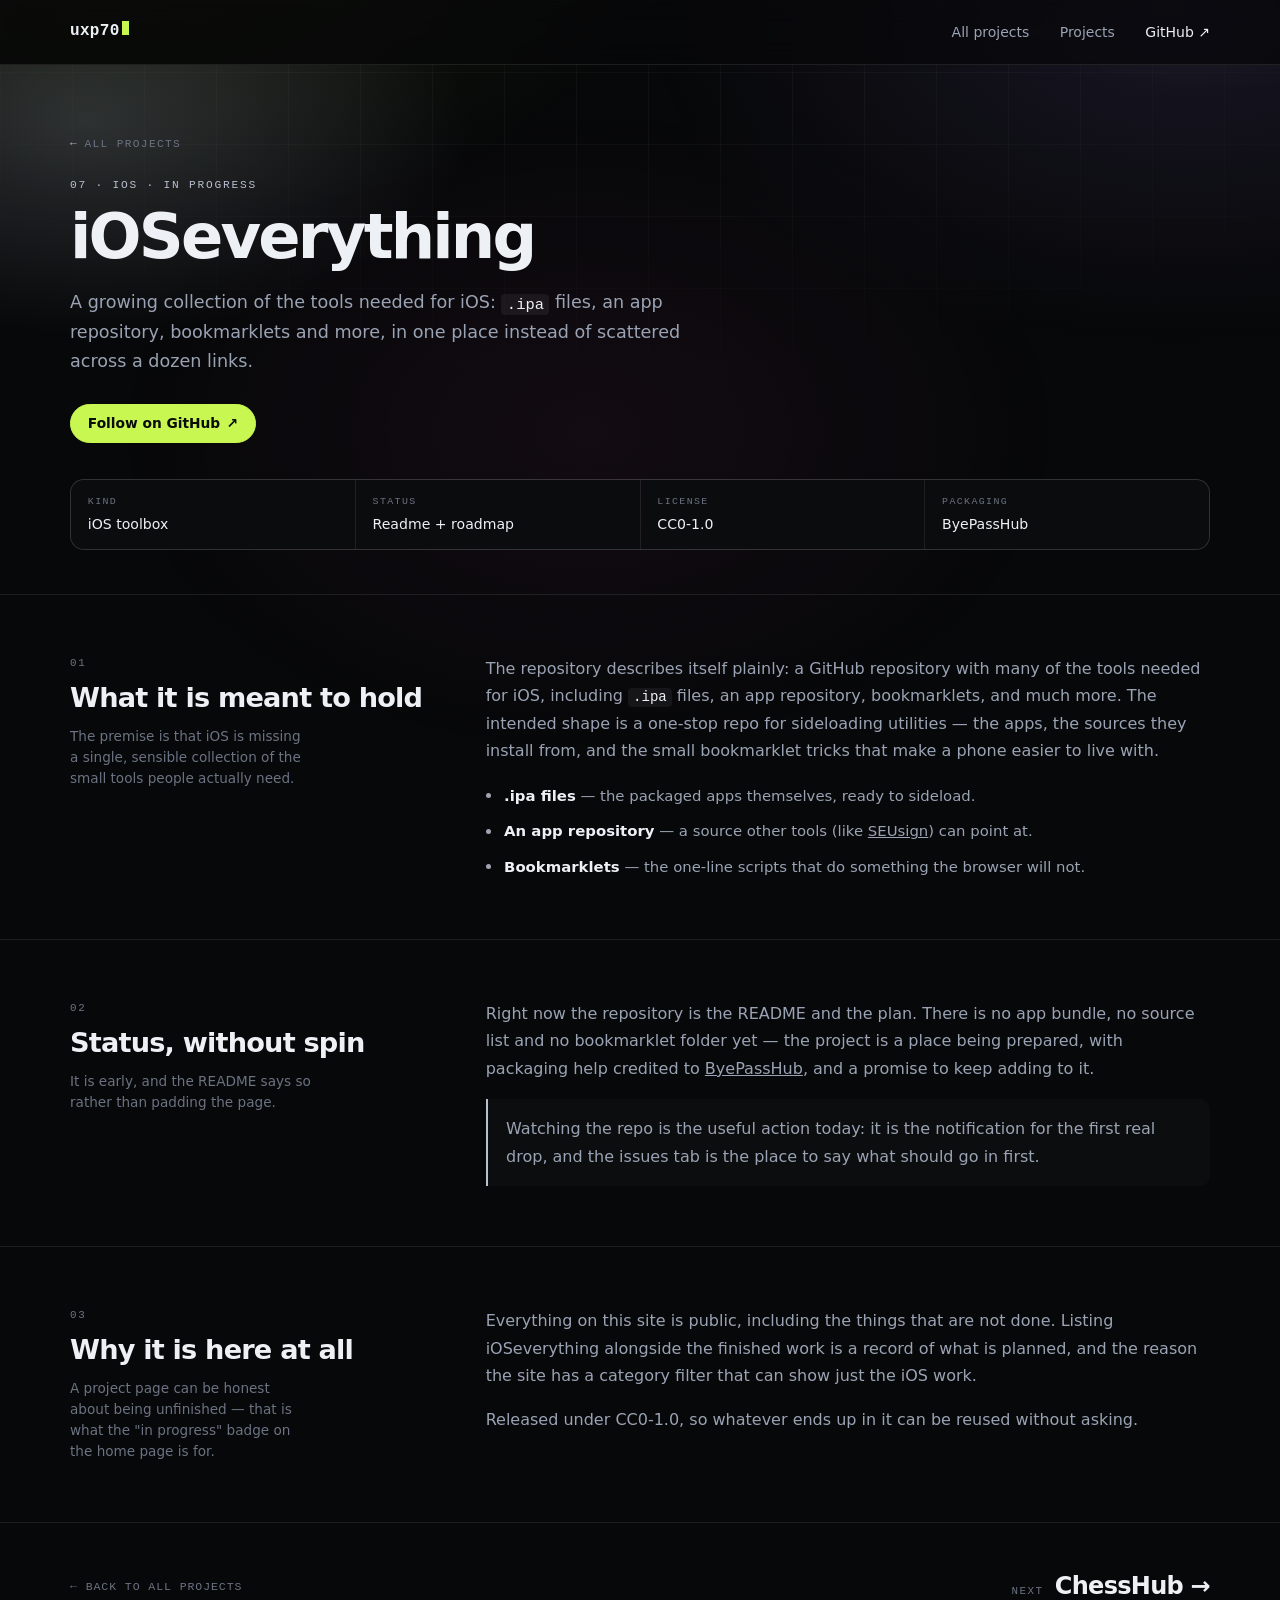
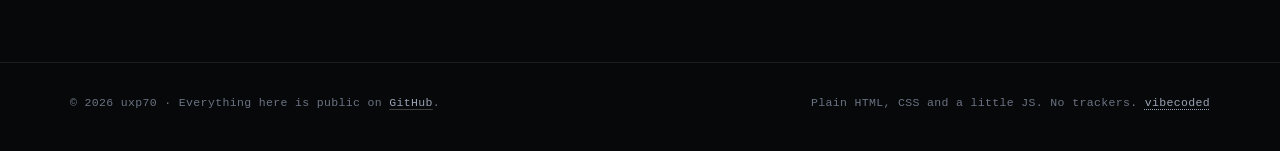
<file: p/ios-everything/index.html>
<!doctype html>
<html lang="en">
<head>
<meta charset="utf-8">
<meta name="viewport" content="width=device-width, initial-scale=1">
<title>iOSeverything — an iOS toolbox in progress — uxp70</title>
<meta name="description" content="iOSeverything is an in-progress collection of the tools needed for iOS: .ipa files, an app repository, bookmarklets and more. Readme and roadmap first.">
<meta name="theme-color" content="#070809">
<meta name="generator" content="vibecoded — prompted by a human, typed by a model">
<link rel="author" href="/humans.txt">
<!-- Vibecoded: the markup and prose were generated from prompts, then read and corrected by hand. -->
<meta property="og:type" content="article">
<meta property="og:title" content="iOSeverything — uxp70">
<meta property="og:description" content="A growing collection of iOS tooling — .ipa files, an app repository, bookmarklets.">
<meta property="og:url" content="https://uxp70.github.io/p/ios-everything/">
<link rel="icon" href="/favicon.svg" type="image/svg+xml">
<link rel="stylesheet" href="/styles.css">
<link rel="stylesheet" href="/p/project.css">
</head>
<body class="proj proj--ios">
<a class="skip" href="#main">Skip to the content</a>

<header class="site-head">
  <div class="wrap site-head__inner">
    <a class="logo" href="/" aria-label="uxp70, home">uxp70<span class="logo__cursor" aria-hidden="true"></span></a>
    <nav class="nav" aria-label="Main">
      <a href="/">All projects</a>
      <a href="/#projects">Projects</a>
      <a class="nav__ext" href="https://github.com/uxp70/iOSeverything">GitHub <span aria-hidden="true">↗</span></a>
    </nav>
  </div>
</header>

<main id="main">
  <section class="p-hero">
    <div class="wrap">
      <a class="p-back" href="/"><span aria-hidden="true">←</span> All projects</a>
      <p class="p-kicker">07 · iOS · In progress</p>
      <h1 class="p-title">iOSeverything</h1>
      <p class="p-lede">A growing collection of the tools needed for iOS: <code>.ipa</code> files, an app repository, bookmarklets and more, in one place instead of scattered across a dozen links.</p>
      <div class="p-actions">
        <a class="btn btn--primary" href="https://github.com/uxp70/iOSeverything">Follow on GitHub <span aria-hidden="true">↗</span></a>
      </div>
      <dl class="p-meta">
        <div><dt>Kind</dt><dd>iOS toolbox</dd></div>
        <div><dt>Status</dt><dd>Readme + roadmap</dd></div>
        <div><dt>License</dt><dd>CC0-1.0</dd></div>
        <div><dt>Packaging</dt><dd>ByePassHub</dd></div>
      </dl>
    </div>
  </section>

  <section class="p-section">
    <div class="wrap p-grid">
      <div class="p-side">
        <span class="p-side__num">01</span>
        <h2>What it is meant to hold</h2>
        <p class="p-side__note">The premise is that iOS is missing a single, sensible collection of the small tools people actually need.</p>
      </div>
      <div class="p-body">
        <p>The repository describes itself plainly: a GitHub repository with many of the tools needed for iOS, including <code>.ipa</code> files, an app repository, bookmarklets, and much more. The intended shape is a one-stop repo for sideloading utilities — the apps, the sources they install from, and the small bookmarklet tricks that make a phone easier to live with.</p>
        <ul class="p-list">
          <li><strong>.ipa files</strong> — the packaged apps themselves, ready to sideload.</li>
          <li><strong>An app repository</strong> — a source other tools (like <a href="/p/seusign/">SEUsign</a>) can point at.</li>
          <li><strong>Bookmarklets</strong> — the one-line scripts that do something the browser will not.</li>
        </ul>
      </div>
    </div>
  </section>

  <section class="p-section">
    <div class="wrap p-grid">
      <div class="p-side">
        <span class="p-side__num">02</span>
        <h2>Status, without spin</h2>
        <p class="p-side__note">It is early, and the README says so rather than padding the page.</p>
      </div>
      <div class="p-body">
        <p>Right now the repository is the README and the plan. There is no app bundle, no source list and no bookmarklet folder yet — the project is a place being prepared, with packaging help credited to <a href="https://github.com/wea-f/ByePassHub/">ByePassHub</a>, and a promise to keep adding to it.</p>
        <p class="p-callout">Watching the repo is the useful action today: it is the notification for the first real drop, and the issues tab is the place to say what should go in first.</p>
      </div>
    </div>
  </section>

  <section class="p-section">
    <div class="wrap p-grid">
      <div class="p-side">
        <span class="p-side__num">03</span>
        <h2>Why it is here at all</h2>
        <p class="p-side__note">A project page can be honest about being unfinished — that is what the "in progress" badge on the home page is for.</p>
      </div>
      <div class="p-body">
        <p>Everything on this site is public, including the things that are not done. Listing iOSeverything alongside the finished work is a record of what is planned, and the reason the site has a category filter that can show just the iOS work.</p>
        <p>Released under CC0-1.0, so whatever ends up in it can be reused without asking.</p>
      </div>
    </div>
  </section>

  <nav class="p-next wrap" aria-label="Project navigation">
    <a class="p-next__back" href="/">&larr; Back to all projects</a>
    <a class="p-next__link" href="/p/chess/"><span>Next</span> ChessHub →</a>
  </nav>
</main>

<footer class="site-foot">
  <div class="wrap site-foot__inner">
    <p>© <span id="year">2026</span> uxp70 · Everything here is public on <a href="https://github.com/uxp70">GitHub</a>.</p>
    <p class="site-foot__meta">Plain HTML, CSS and a little JS. No trackers. <a class="vibe" href="/colophon/"><abbr title="Drafted by a language model from prompts, then read and corrected by hand.">vibecoded</abbr></a></p>
  </div>
</footer>
<script>document.getElementById("year").textContent = String(new Date().getFullYear());</script>
</body>
</html>
</file>
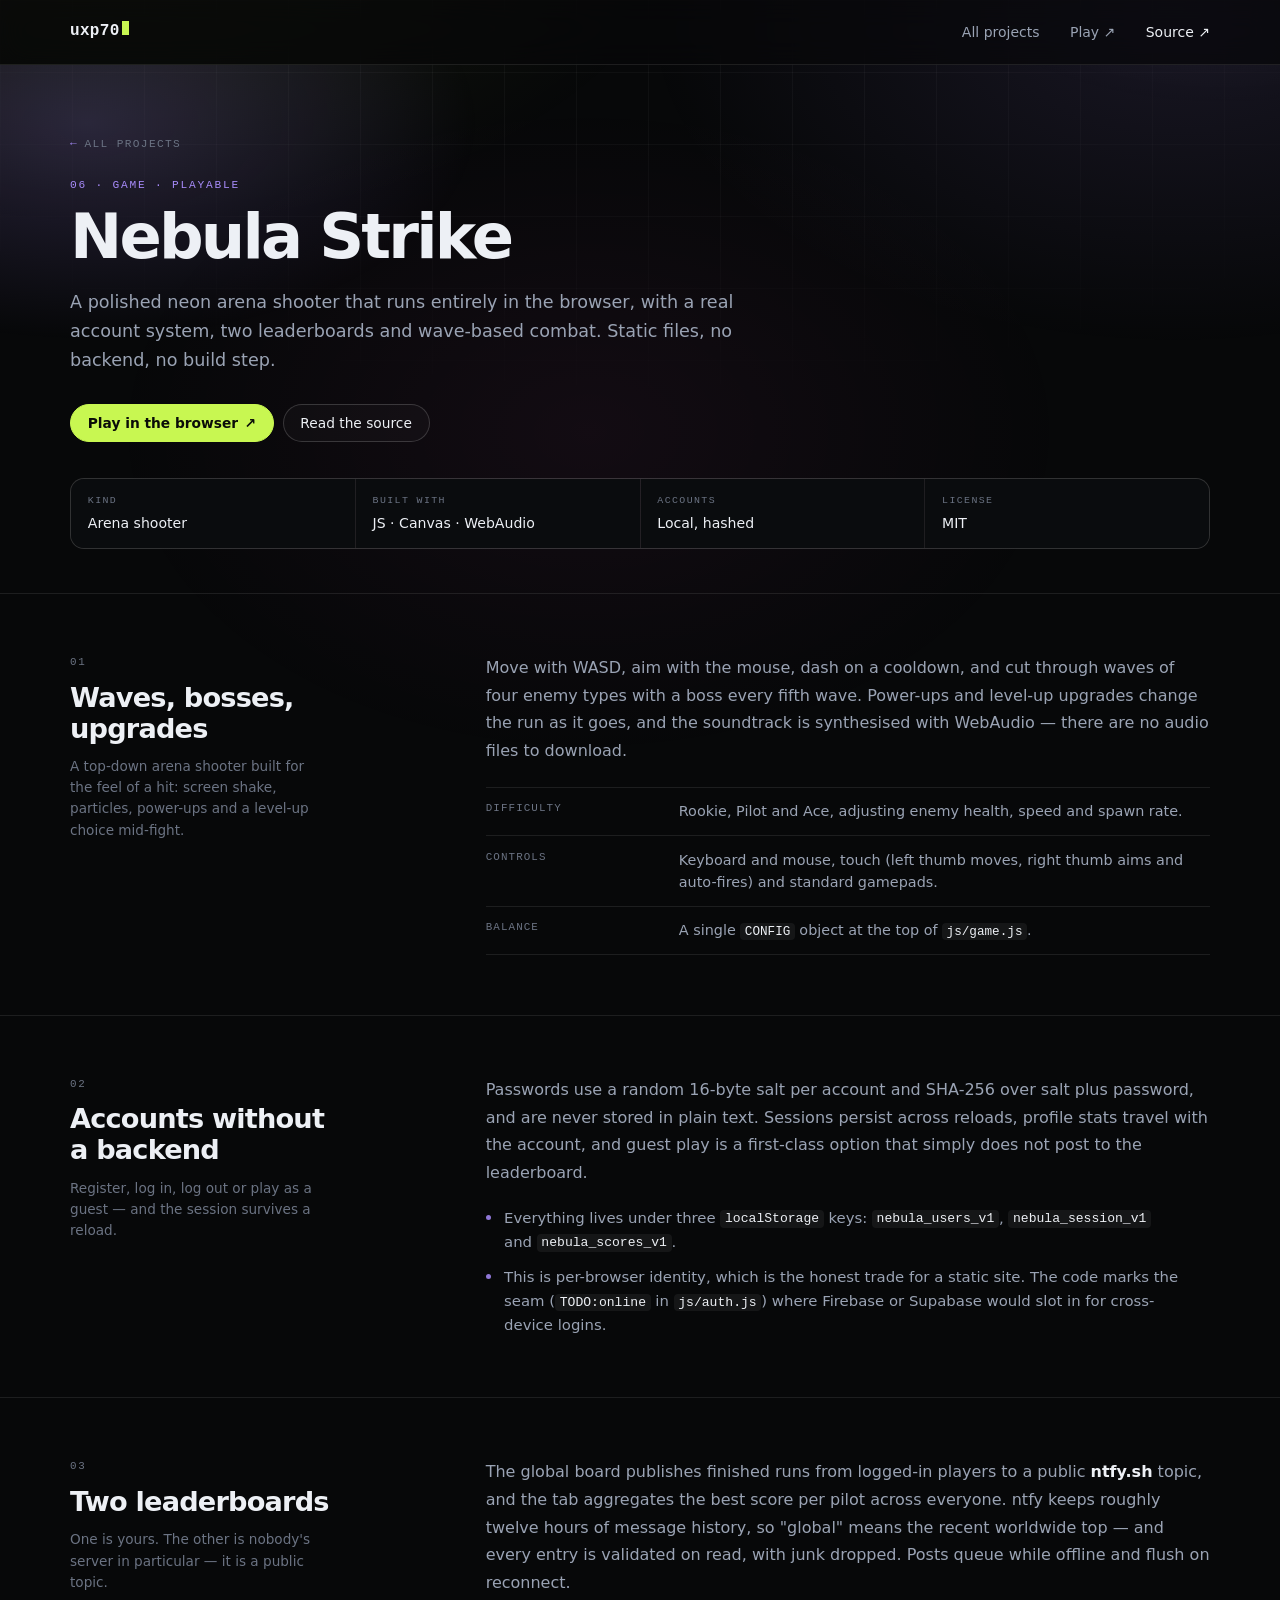
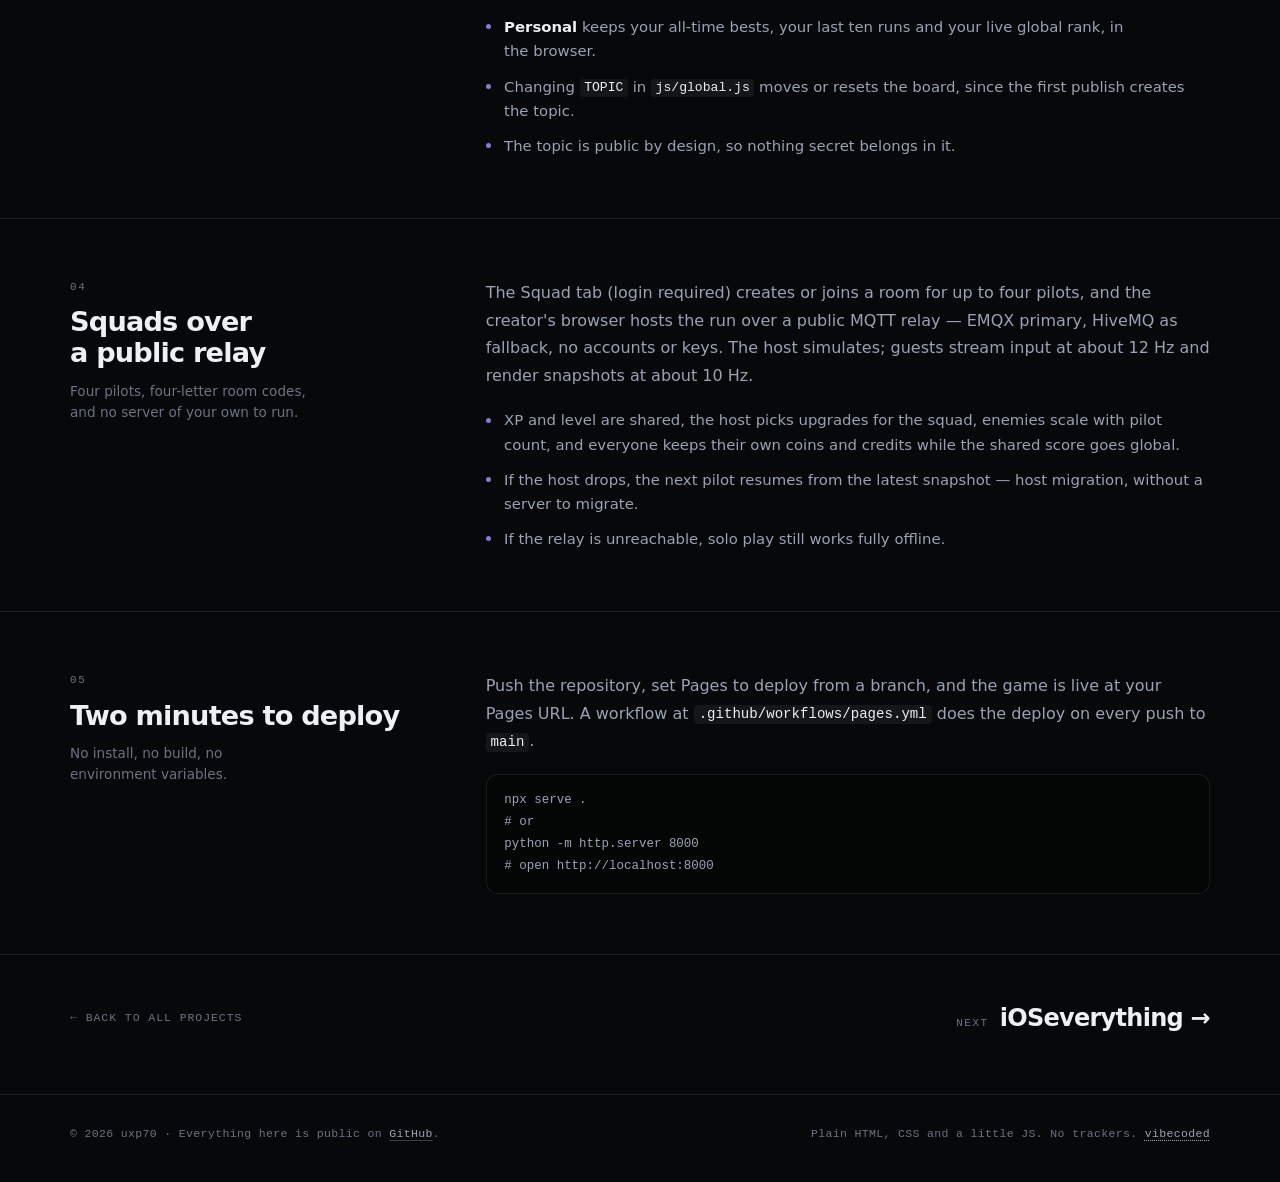
<file: p/nebula-strike/index.html>
<!doctype html>
<html lang="en">
<head>
<meta charset="utf-8">
<meta name="viewport" content="width=device-width, initial-scale=1">
<title>Nebula Strike — neon arena shooter with accounts — uxp70</title>
<meta name="description" content="Nebula Strike is a neon arena shooter that runs entirely in the browser: local accounts, two leaderboards, wave combat, bosses every fifth wave and MQTT squad co-op.">
<meta name="theme-color" content="#070809">
<meta name="generator" content="vibecoded — prompted by a human, typed by a model">
<link rel="author" href="/humans.txt">
<!-- Vibecoded: the markup and prose were generated from prompts, then read and corrected by hand. -->
<meta property="og:type" content="article">
<meta property="og:title" content="Nebula Strike — uxp70">
<meta property="og:description" content="Waves, bosses, a global leaderboard over ntfy.sh, and four-pilot squads over a public MQTT relay.">
<meta property="og:url" content="https://uxp70.github.io/p/nebula-strike/">
<link rel="icon" href="/favicon.svg" type="image/svg+xml">
<link rel="stylesheet" href="/styles.css">
<link rel="stylesheet" href="/p/project.css">
</head>
<body class="proj proj--nebula">
<a class="skip" href="#main">Skip to the content</a>

<header class="site-head">
  <div class="wrap site-head__inner">
    <a class="logo" href="/" aria-label="uxp70, home">uxp70<span class="logo__cursor" aria-hidden="true"></span></a>
    <nav class="nav" aria-label="Main">
      <a href="/">All projects</a>
      <a href="https://uxp70.github.io/nebula-strike/">Play <span aria-hidden="true">↗</span></a>
      <a class="nav__ext" href="https://github.com/uxp70/nebula-strike">Source <span aria-hidden="true">↗</span></a>
    </nav>
  </div>
</header>

<main id="main">
  <section class="p-hero">
    <div class="wrap">
      <a class="p-back" href="/"><span aria-hidden="true">←</span> All projects</a>
      <p class="p-kicker">06 · Game · Playable</p>
      <h1 class="p-title">Nebula Strike</h1>
      <p class="p-lede">A polished neon arena shooter that runs entirely in the browser, with a real account system, two leaderboards and wave-based combat. Static files, no backend, no build step.</p>
      <div class="p-actions">
        <a class="btn btn--primary" href="https://uxp70.github.io/nebula-strike/">Play in the browser <span aria-hidden="true">↗</span></a>
        <a class="btn" href="https://github.com/uxp70/nebula-strike">Read the source</a>
      </div>
      <dl class="p-meta">
        <div><dt>Kind</dt><dd>Arena shooter</dd></div>
        <div><dt>Built with</dt><dd>JS · Canvas · WebAudio</dd></div>
        <div><dt>Accounts</dt><dd>Local, hashed</dd></div>
        <div><dt>License</dt><dd>MIT</dd></div>
      </dl>
    </div>
  </section>

  <section class="p-section">
    <div class="wrap p-grid">
      <div class="p-side">
        <span class="p-side__num">01</span>
        <h2>Waves, bosses, upgrades</h2>
        <p class="p-side__note">A top-down arena shooter built for the feel of a hit: screen shake, particles, power-ups and a level-up choice mid-fight.</p>
      </div>
      <div class="p-body">
        <p>Move with WASD, aim with the mouse, dash on a cooldown, and cut through waves of four enemy types with a boss every fifth wave. Power-ups and level-up upgrades change the run as it goes, and the soundtrack is synthesised with WebAudio — there are no audio files to download.</p>
        <dl class="p-rows">
          <div><dt>Difficulty</dt><dd>Rookie, Pilot and Ace, adjusting enemy health, speed and spawn rate.</dd></div>
          <div><dt>Controls</dt><dd>Keyboard and mouse, touch (left thumb moves, right thumb aims and auto-fires) and standard gamepads.</dd></div>
          <div><dt>Balance</dt><dd>A single <code>CONFIG</code> object at the top of <code>js/game.js</code>.</dd></div>
        </dl>
      </div>
    </div>
  </section>

  <section class="p-section">
    <div class="wrap p-grid">
      <div class="p-side">
        <span class="p-side__num">02</span>
        <h2>Accounts without a backend</h2>
        <p class="p-side__note">Register, log in, log out or play as a guest — and the session survives a reload.</p>
      </div>
      <div class="p-body">
        <p>Passwords use a random 16-byte salt per account and SHA-256 over salt plus password, and are never stored in plain text. Sessions persist across reloads, profile stats travel with the account, and guest play is a first-class option that simply does not post to the leaderboard.</p>
        <ul class="p-list">
          <li>Everything lives under three <code>localStorage</code> keys: <code>nebula_users_v1</code>, <code>nebula_session_v1</code> and <code>nebula_scores_v1</code>.</li>
          <li>This is per-browser identity, which is the honest trade for a static site. The code marks the seam (<code>TODO:online</code> in <code>js/auth.js</code>) where Firebase or Supabase would slot in for cross-device logins.</li>
        </ul>
      </div>
    </div>
  </section>

  <section class="p-section">
    <div class="wrap p-grid">
      <div class="p-side">
        <span class="p-side__num">03</span>
        <h2>Two leaderboards</h2>
        <p class="p-side__note">One is yours. The other is nobody's server in particular — it is a public topic.</p>
      </div>
      <div class="p-body">
        <p>The global board publishes finished runs from logged-in players to a public <strong>ntfy.sh</strong> topic, and the tab aggregates the best score per pilot across everyone. ntfy keeps roughly twelve hours of message history, so "global" means the recent worldwide top — and every entry is validated on read, with junk dropped. Posts queue while offline and flush on reconnect.</p>
        <ul class="p-list">
          <li><strong>Personal</strong> keeps your all-time bests, your last ten runs and your live global rank, in the browser.</li>
          <li>Changing <code>TOPIC</code> in <code>js/global.js</code> moves or resets the board, since the first publish creates the topic.</li>
          <li>The topic is public by design, so nothing secret belongs in it.</li>
        </ul>
      </div>
    </div>
  </section>

  <section class="p-section">
    <div class="wrap p-grid">
      <div class="p-side">
        <span class="p-side__num">04</span>
        <h2>Squads over a public relay</h2>
        <p class="p-side__note">Four pilots, four-letter room codes, and no server of your own to run.</p>
      </div>
      <div class="p-body">
        <p>The Squad tab (login required) creates or joins a room for up to four pilots, and the creator's browser hosts the run over a public MQTT relay — EMQX primary, HiveMQ as fallback, no accounts or keys. The host simulates; guests stream input at about 12&nbsp;Hz and render snapshots at about 10&nbsp;Hz.</p>
        <ul class="p-list">
          <li>XP and level are shared, the host picks upgrades for the squad, enemies scale with pilot count, and everyone keeps their own coins and credits while the shared score goes global.</li>
          <li>If the host drops, the next pilot resumes from the latest snapshot — host migration, without a server to migrate.</li>
          <li>If the relay is unreachable, solo play still works fully offline.</li>
        </ul>
      </div>
    </div>
  </section>

  <section class="p-section">
    <div class="wrap p-grid">
      <div class="p-side">
        <span class="p-side__num">05</span>
        <h2>Two minutes to deploy</h2>
        <p class="p-side__note">No install, no build, no environment variables.</p>
      </div>
      <div class="p-body">
        <p>Push the repository, set Pages to deploy from a branch, and the game is live at your Pages URL. A workflow at <code>.github/workflows/pages.yml</code> does the deploy on every push to <code>main</code>.</p>
        <pre><code>npx serve .
# or
python -m http.server 8000
# open http://localhost:8000</code></pre>
      </div>
    </div>
  </section>

  <nav class="p-next wrap" aria-label="Project navigation">
    <a class="p-next__back" href="/">&larr; Back to all projects</a>
    <a class="p-next__link" href="/p/ios-everything/"><span>Next</span> iOSeverything →</a>
  </nav>
</main>

<footer class="site-foot">
  <div class="wrap site-foot__inner">
    <p>© <span id="year">2026</span> uxp70 · Everything here is public on <a href="https://github.com/uxp70">GitHub</a>.</p>
    <p class="site-foot__meta">Plain HTML, CSS and a little JS. No trackers. <a class="vibe" href="/colophon/"><abbr title="Drafted by a language model from prompts, then read and corrected by hand.">vibecoded</abbr></a></p>
  </div>
</footer>
<script>document.getElementById("year").textContent = String(new Date().getFullYear());</script>
</body>
</html>
</file>
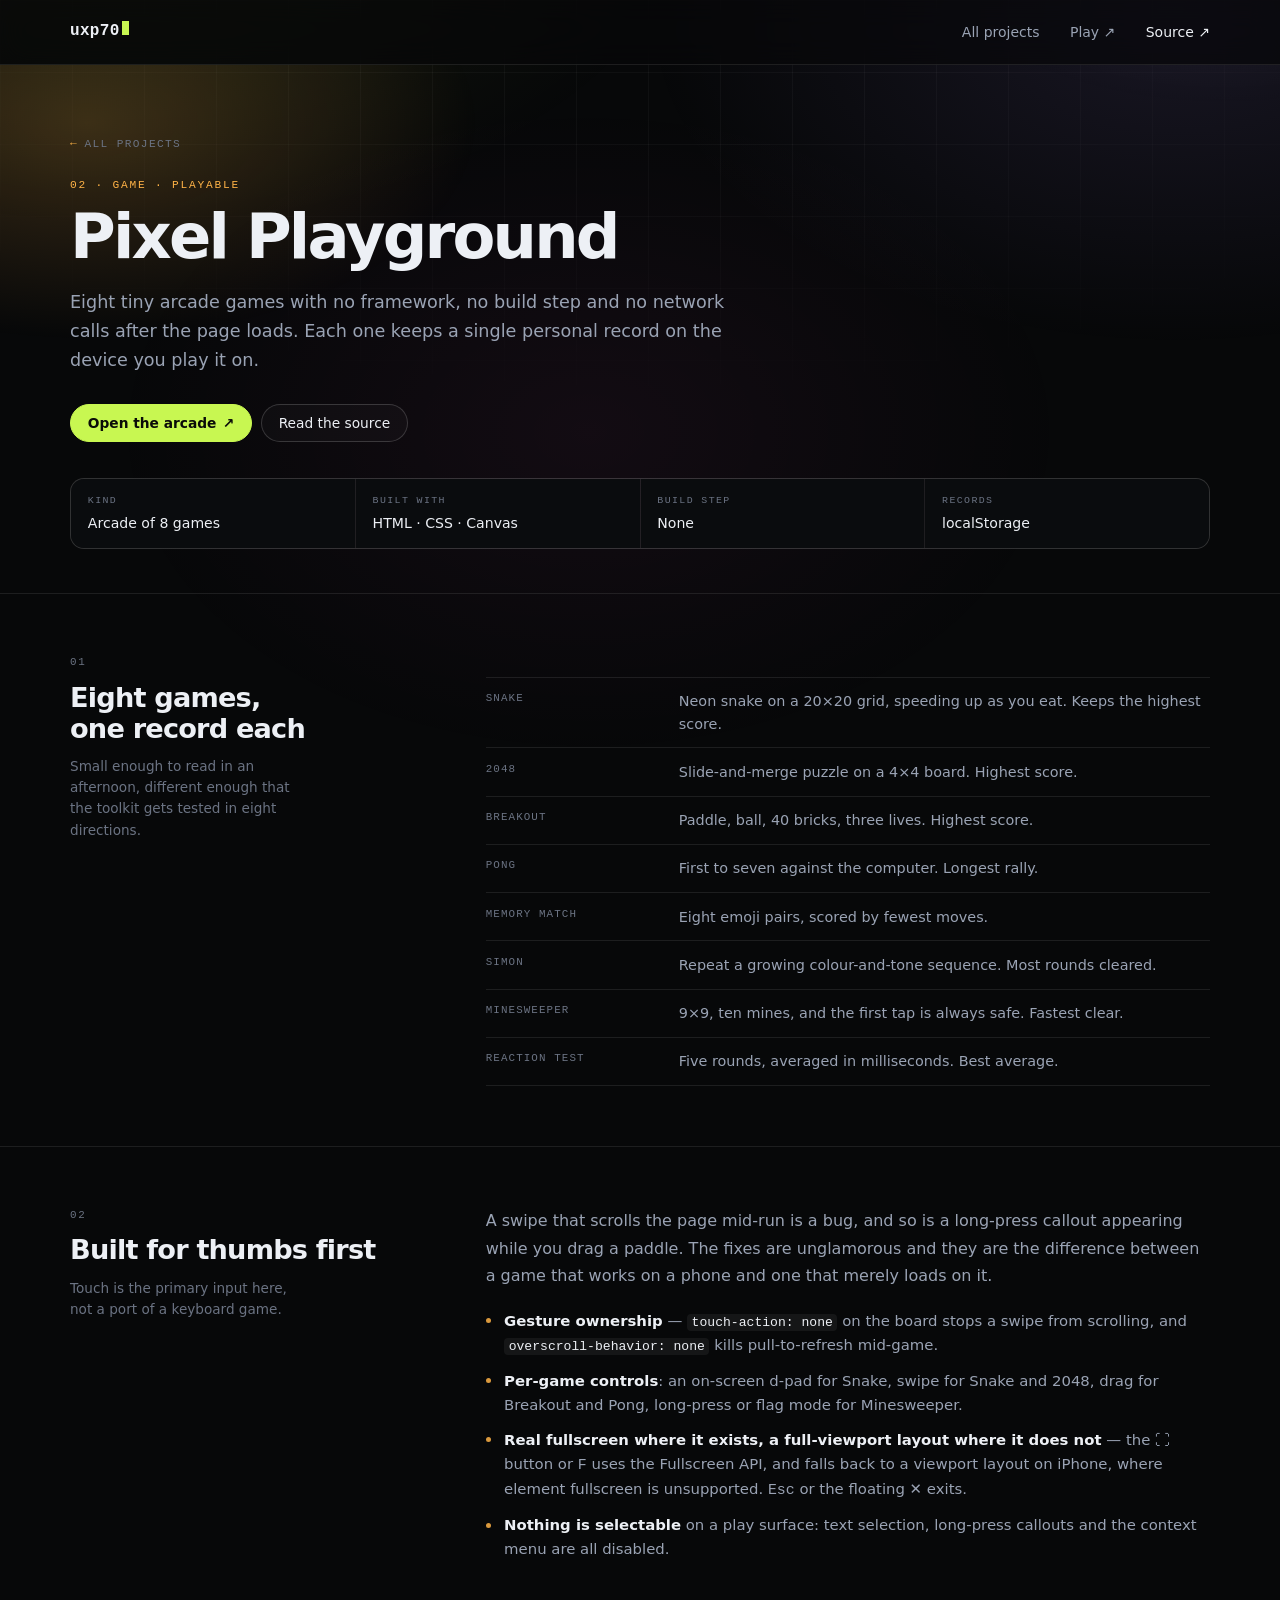
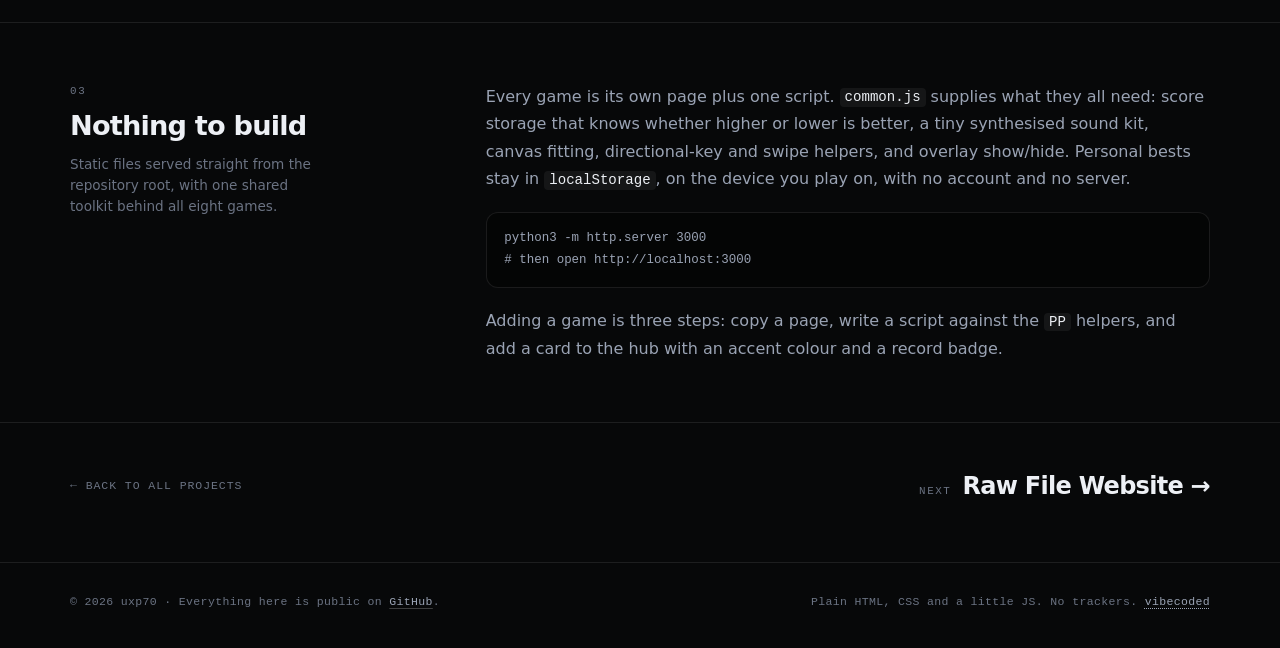
<file: p/pixel-playground/index.html>
<!doctype html>
<html lang="en">
<head>
<meta charset="utf-8">
<meta name="viewport" content="width=device-width, initial-scale=1">
<title>Pixel Playground — eight tiny browser games — uxp70</title>
<meta name="description" content="Pixel Playground is eight small arcade games in plain HTML, CSS and JavaScript: Snake, 2048, Breakout, Pong, Memory Match, Simon, Minesweeper and a reaction test.">
<meta name="theme-color" content="#070809">
<meta name="generator" content="vibecoded — prompted by a human, typed by a model">
<link rel="author" href="/humans.txt">
<!-- Vibecoded: the markup and prose were generated from prompts, then read and corrected by hand. -->
<meta property="og:type" content="article">
<meta property="og:title" content="Pixel Playground — uxp70">
<meta property="og:description" content="Eight tiny arcade games with no framework, no build step and no network calls after load.">
<meta property="og:url" content="https://uxp70.github.io/p/pixel-playground/">
<link rel="icon" href="/favicon.svg" type="image/svg+xml">
<link rel="stylesheet" href="/styles.css">
<link rel="stylesheet" href="/p/project.css">
</head>
<body class="proj proj--pixel">
<a class="skip" href="#main">Skip to the content</a>

<header class="site-head">
  <div class="wrap site-head__inner">
    <a class="logo" href="/" aria-label="uxp70, home">uxp70<span class="logo__cursor" aria-hidden="true"></span></a>
    <nav class="nav" aria-label="Main">
      <a href="/">All projects</a>
      <a href="https://uxp70.github.io/pixel-playground/">Play <span aria-hidden="true">↗</span></a>
      <a class="nav__ext" href="https://github.com/uxp70/pixel-playground">Source <span aria-hidden="true">↗</span></a>
    </nav>
  </div>
</header>

<main id="main">
  <section class="p-hero">
    <div class="wrap">
      <a class="p-back" href="/"><span aria-hidden="true">←</span> All projects</a>
      <p class="p-kicker">02 · Game · Playable</p>
      <h1 class="p-title">Pixel Playground</h1>
      <p class="p-lede">Eight tiny arcade games with no framework, no build step and no network calls after the page loads. Each one keeps a single personal record on the device you play it on.</p>
      <div class="p-actions">
        <a class="btn btn--primary" href="https://uxp70.github.io/pixel-playground/">Open the arcade <span aria-hidden="true">↗</span></a>
        <a class="btn" href="https://github.com/uxp70/pixel-playground">Read the source</a>
      </div>
      <dl class="p-meta">
        <div><dt>Kind</dt><dd>Arcade of 8 games</dd></div>
        <div><dt>Built with</dt><dd>HTML · CSS · Canvas</dd></div>
        <div><dt>Build step</dt><dd>None</dd></div>
        <div><dt>Records</dt><dd>localStorage</dd></div>
      </dl>
    </div>
  </section>

  <section class="p-section">
    <div class="wrap p-grid">
      <div class="p-side">
        <span class="p-side__num">01</span>
        <h2>Eight games, one record each</h2>
        <p class="p-side__note">Small enough to read in an afternoon, different enough that the toolkit gets tested in eight directions.</p>
      </div>
      <div class="p-body">
        <dl class="p-rows">
          <div><dt>Snake</dt><dd>Neon snake on a 20×20 grid, speeding up as you eat. Keeps the highest score.</dd></div>
          <div><dt>2048</dt><dd>Slide-and-merge puzzle on a 4×4 board. Highest score.</dd></div>
          <div><dt>Breakout</dt><dd>Paddle, ball, 40 bricks, three lives. Highest score.</dd></div>
          <div><dt>Pong</dt><dd>First to seven against the computer. Longest rally.</dd></div>
          <div><dt>Memory Match</dt><dd>Eight emoji pairs, scored by fewest moves.</dd></div>
          <div><dt>Simon</dt><dd>Repeat a growing colour-and-tone sequence. Most rounds cleared.</dd></div>
          <div><dt>Minesweeper</dt><dd>9×9, ten mines, and the first tap is always safe. Fastest clear.</dd></div>
          <div><dt>Reaction Test</dt><dd>Five rounds, averaged in milliseconds. Best average.</dd></div>
        </dl>
      </div>
    </div>
  </section>

  <section class="p-section">
    <div class="wrap p-grid">
      <div class="p-side">
        <span class="p-side__num">02</span>
        <h2>Built for thumbs first</h2>
        <p class="p-side__note">Touch is the primary input here, not a port of a keyboard game.</p>
      </div>
      <div class="p-body">
        <p>A swipe that scrolls the page mid-run is a bug, and so is a long-press callout appearing while you drag a paddle. The fixes are unglamorous and they are the difference between a game that works on a phone and one that merely loads on it.</p>
        <ul class="p-list">
          <li><strong>Gesture ownership</strong> — <code>touch-action: none</code> on the board stops a swipe from scrolling, and <code>overscroll-behavior: none</code> kills pull-to-refresh mid-game.</li>
          <li><strong>Per-game controls</strong>: an on-screen d-pad for Snake, swipe for Snake and 2048, drag for Breakout and Pong, long-press or flag mode for Minesweeper.</li>
          <li><strong>Real fullscreen where it exists, a full-viewport layout where it does not</strong> — the ⛶ button or <kbd>F</kbd> uses the Fullscreen API, and falls back to a viewport layout on iPhone, where element fullscreen is unsupported. <kbd>Esc</kbd> or the floating ✕ exits.</li>
          <li><strong>Nothing is selectable</strong> on a play surface: text selection, long-press callouts and the context menu are all disabled.</li>
        </ul>
      </div>
    </div>
  </section>

  <section class="p-section">
    <div class="wrap p-grid">
      <div class="p-side">
        <span class="p-side__num">03</span>
        <h2>Nothing to build</h2>
        <p class="p-side__note">Static files served straight from the repository root, with one shared toolkit behind all eight games.</p>
      </div>
      <div class="p-body">
        <p>Every game is its own page plus one script. <code>common.js</code> supplies what they all need: score storage that knows whether higher or lower is better, a tiny synthesised sound kit, canvas fitting, directional-key and swipe helpers, and overlay show/hide. Personal bests stay in <code>localStorage</code>, on the device you play on, with no account and no server.</p>
        <pre><code>python3 -m http.server 3000
# then open http://localhost:3000</code></pre>
        <p style="margin-top:1.2rem">Adding a game is three steps: copy a page, write a script against the <code>PP</code> helpers, and add a card to the hub with an accent colour and a record badge.</p>
      </div>
    </div>
  </section>

  <nav class="p-next wrap" aria-label="Project navigation">
    <a class="p-next__back" href="/">&larr; Back to all projects</a>
    <a class="p-next__link" href="/p/raw-file-website/"><span>Next</span> Raw File Website →</a>
  </nav>
</main>

<footer class="site-foot">
  <div class="wrap site-foot__inner">
    <p>© <span id="year">2026</span> uxp70 · Everything here is public on <a href="https://github.com/uxp70">GitHub</a>.</p>
    <p class="site-foot__meta">Plain HTML, CSS and a little JS. No trackers. <a class="vibe" href="/colophon/"><abbr title="Drafted by a language model from prompts, then read and corrected by hand.">vibecoded</abbr></a></p>
  </div>
</footer>
<script>document.getElementById("year").textContent = String(new Date().getFullYear());</script>
</body>
</html>
</file>
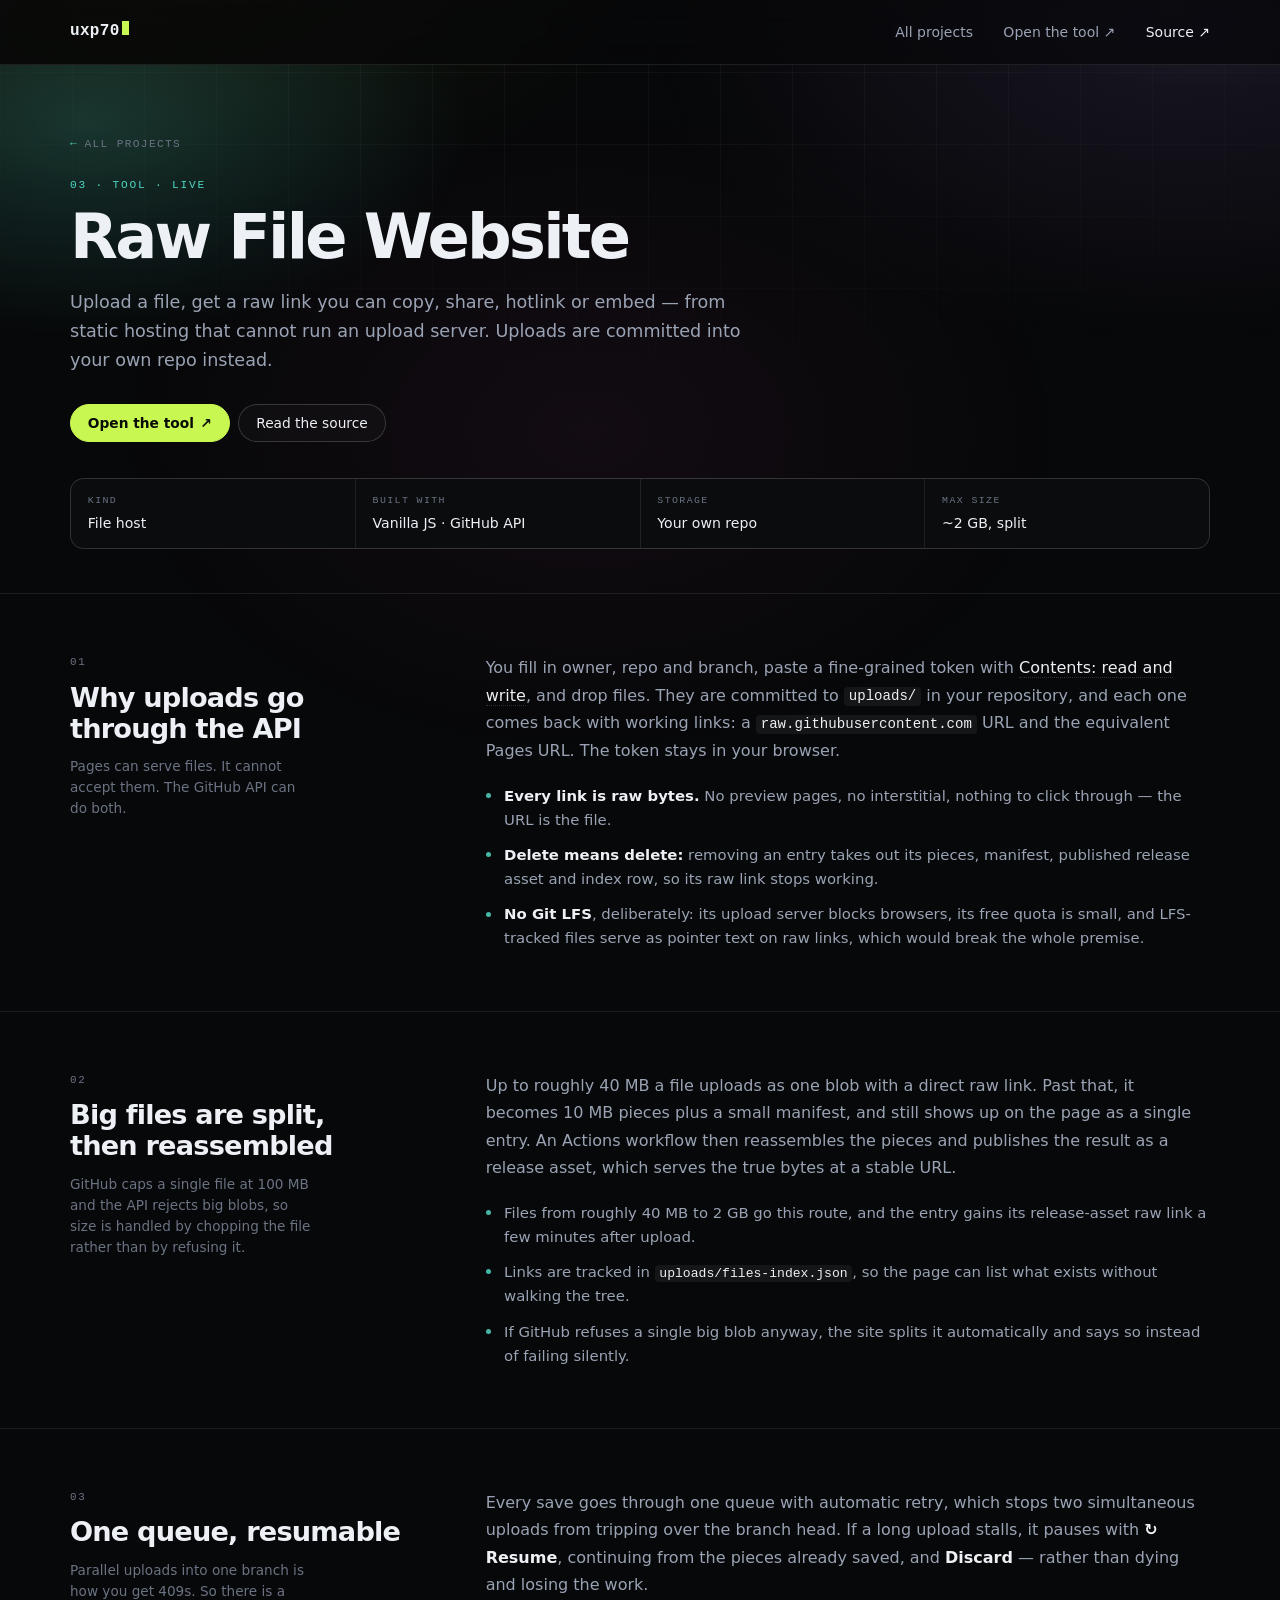
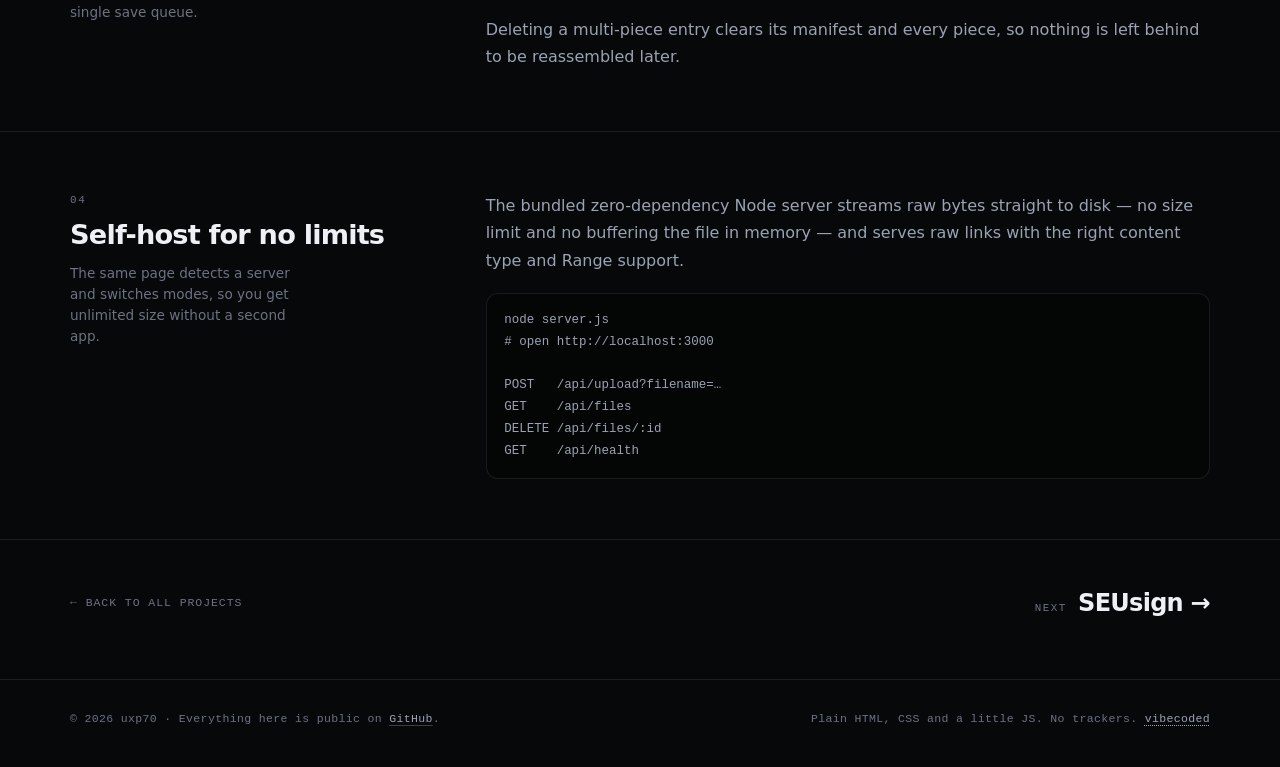
<file: p/raw-file-website/index.html>
<!doctype html>
<html lang="en">
<head>
<meta charset="utf-8">
<meta name="viewport" content="width=device-width, initial-scale=1">
<title>Raw File Website — raw file links from static hosting — uxp70</title>
<meta name="description" content="Raw File Website turns GitHub Pages into a file host: uploads are committed into your own repo through the GitHub API, big files are split and reassembled into release assets, and every link serves raw bytes.">
<meta name="theme-color" content="#070809">
<meta name="generator" content="vibecoded — prompted by a human, typed by a model">
<link rel="author" href="/humans.txt">
<!-- Vibecoded: the markup and prose were generated from prompts, then read and corrected by hand. -->
<meta property="og:type" content="article">
<meta property="og:title" content="Raw File Website — uxp70">
<meta property="og:description" content="Upload a file, get a raw link you can copy, share, hotlink or embed — from hosting that cannot run an upload server.">
<meta property="og:url" content="https://uxp70.github.io/p/raw-file-website/">
<link rel="icon" href="/favicon.svg" type="image/svg+xml">
<link rel="stylesheet" href="/styles.css">
<link rel="stylesheet" href="/p/project.css">
</head>
<body class="proj proj--raw">
<a class="skip" href="#main">Skip to the content</a>

<header class="site-head">
  <div class="wrap site-head__inner">
    <a class="logo" href="/" aria-label="uxp70, home">uxp70<span class="logo__cursor" aria-hidden="true"></span></a>
    <nav class="nav" aria-label="Main">
      <a href="/">All projects</a>
      <a href="https://uxp70.github.io/raw-file-website/">Open the tool <span aria-hidden="true">↗</span></a>
      <a class="nav__ext" href="https://github.com/uxp70/raw-file-website">Source <span aria-hidden="true">↗</span></a>
    </nav>
  </div>
</header>

<main id="main">
  <section class="p-hero">
    <div class="wrap">
      <a class="p-back" href="/"><span aria-hidden="true">←</span> All projects</a>
      <p class="p-kicker">03 · Tool · Live</p>
      <h1 class="p-title">Raw File Website</h1>
      <p class="p-lede">Upload a file, get a raw link you can copy, share, hotlink or embed — from static hosting that cannot run an upload server. Uploads are committed into your own repo instead.</p>
      <div class="p-actions">
        <a class="btn btn--primary" href="https://uxp70.github.io/raw-file-website/">Open the tool <span aria-hidden="true">↗</span></a>
        <a class="btn" href="https://github.com/uxp70/raw-file-website">Read the source</a>
      </div>
      <dl class="p-meta">
        <div><dt>Kind</dt><dd>File host</dd></div>
        <div><dt>Built with</dt><dd>Vanilla JS · GitHub API</dd></div>
        <div><dt>Storage</dt><dd>Your own repo</dd></div>
        <div><dt>Max size</dt><dd>~2 GB, split</dd></div>
      </dl>
    </div>
  </section>

  <section class="p-section">
    <div class="wrap p-grid">
      <div class="p-side">
        <span class="p-side__num">01</span>
        <h2>Why uploads go through the API</h2>
        <p class="p-side__note">Pages can serve files. It cannot accept them. The GitHub API can do both.</p>
      </div>
      <div class="p-body">
        <p>You fill in owner, repo and branch, paste a fine-grained token with <em>Contents: read and write</em>, and drop files. They are committed to <code>uploads/</code> in your repository, and each one comes back with working links: a <code>raw.githubusercontent.com</code> URL and the equivalent Pages URL. The token stays in your browser.</p>
        <ul class="p-list">
          <li><strong>Every link is raw bytes.</strong> No preview pages, no interstitial, nothing to click through — the URL is the file.</li>
          <li><strong>Delete means delete:</strong> removing an entry takes out its pieces, manifest, published release asset and index row, so its raw link stops working.</li>
          <li><strong>No Git LFS</strong>, deliberately: its upload server blocks browsers, its free quota is small, and LFS-tracked files serve as pointer text on raw links, which would break the whole premise.</li>
        </ul>
      </div>
    </div>
  </section>

  <section class="p-section">
    <div class="wrap p-grid">
      <div class="p-side">
        <span class="p-side__num">02</span>
        <h2>Big files are split, then reassembled</h2>
        <p class="p-side__note">GitHub caps a single file at 100 MB and the API rejects big blobs, so size is handled by chopping the file rather than by refusing it.</p>
      </div>
      <div class="p-body">
        <p>Up to roughly 40 MB a file uploads as one blob with a direct raw link. Past that, it becomes 10 MB pieces plus a small manifest, and still shows up on the page as a single entry. An Actions workflow then reassembles the pieces and publishes the result as a release asset, which serves the true bytes at a stable URL.</p>
        <ul class="p-list">
          <li>Files from roughly 40 MB to 2 GB go this route, and the entry gains its release-asset raw link a few minutes after upload.</li>
          <li>Links are tracked in <code>uploads/files-index.json</code>, so the page can list what exists without walking the tree.</li>
          <li>If GitHub refuses a single big blob anyway, the site splits it automatically and says so instead of failing silently.</li>
        </ul>
      </div>
    </div>
  </section>

  <section class="p-section">
    <div class="wrap p-grid">
      <div class="p-side">
        <span class="p-side__num">03</span>
        <h2>One queue, resumable</h2>
        <p class="p-side__note">Parallel uploads into one branch is how you get 409s. So there is a single save queue.</p>
      </div>
      <div class="p-body">
        <p>Every save goes through one queue with automatic retry, which stops two simultaneous uploads from tripping over the branch head. If a long upload stalls, it pauses with <strong>↻ Resume</strong>, continuing from the pieces already saved, and <strong>Discard</strong> — rather than dying and losing the work.</p>
        <p>Deleting a multi-piece entry clears its manifest and every piece, so nothing is left behind to be reassembled later.</p>
      </div>
    </div>
  </section>

  <section class="p-section">
    <div class="wrap p-grid">
      <div class="p-side">
        <span class="p-side__num">04</span>
        <h2>Self-host for no limits</h2>
        <p class="p-side__note">The same page detects a server and switches modes, so you get unlimited size without a second app.</p>
      </div>
      <div class="p-body">
        <p>The bundled zero-dependency Node server streams raw bytes straight to disk — no size limit and no buffering the file in memory — and serves raw links with the right content type and Range support.</p>
        <pre><code>node server.js
# open http://localhost:3000

POST   /api/upload?filename=…
GET    /api/files
DELETE /api/files/:id
GET    /api/health</code></pre>
      </div>
    </div>
  </section>

  <nav class="p-next wrap" aria-label="Project navigation">
    <a class="p-next__back" href="/">&larr; Back to all projects</a>
    <a class="p-next__link" href="/p/seusign/"><span>Next</span> SEUsign →</a>
  </nav>
</main>

<footer class="site-foot">
  <div class="wrap site-foot__inner">
    <p>© <span id="year">2026</span> uxp70 · Everything here is public on <a href="https://github.com/uxp70">GitHub</a>.</p>
    <p class="site-foot__meta">Plain HTML, CSS and a little JS. No trackers. <a class="vibe" href="/colophon/"><abbr title="Drafted by a language model from prompts, then read and corrected by hand.">vibecoded</abbr></a></p>
  </div>
</footer>
<script>document.getElementById("year").textContent = String(new Date().getFullYear());</script>
</body>
</html>
</file>
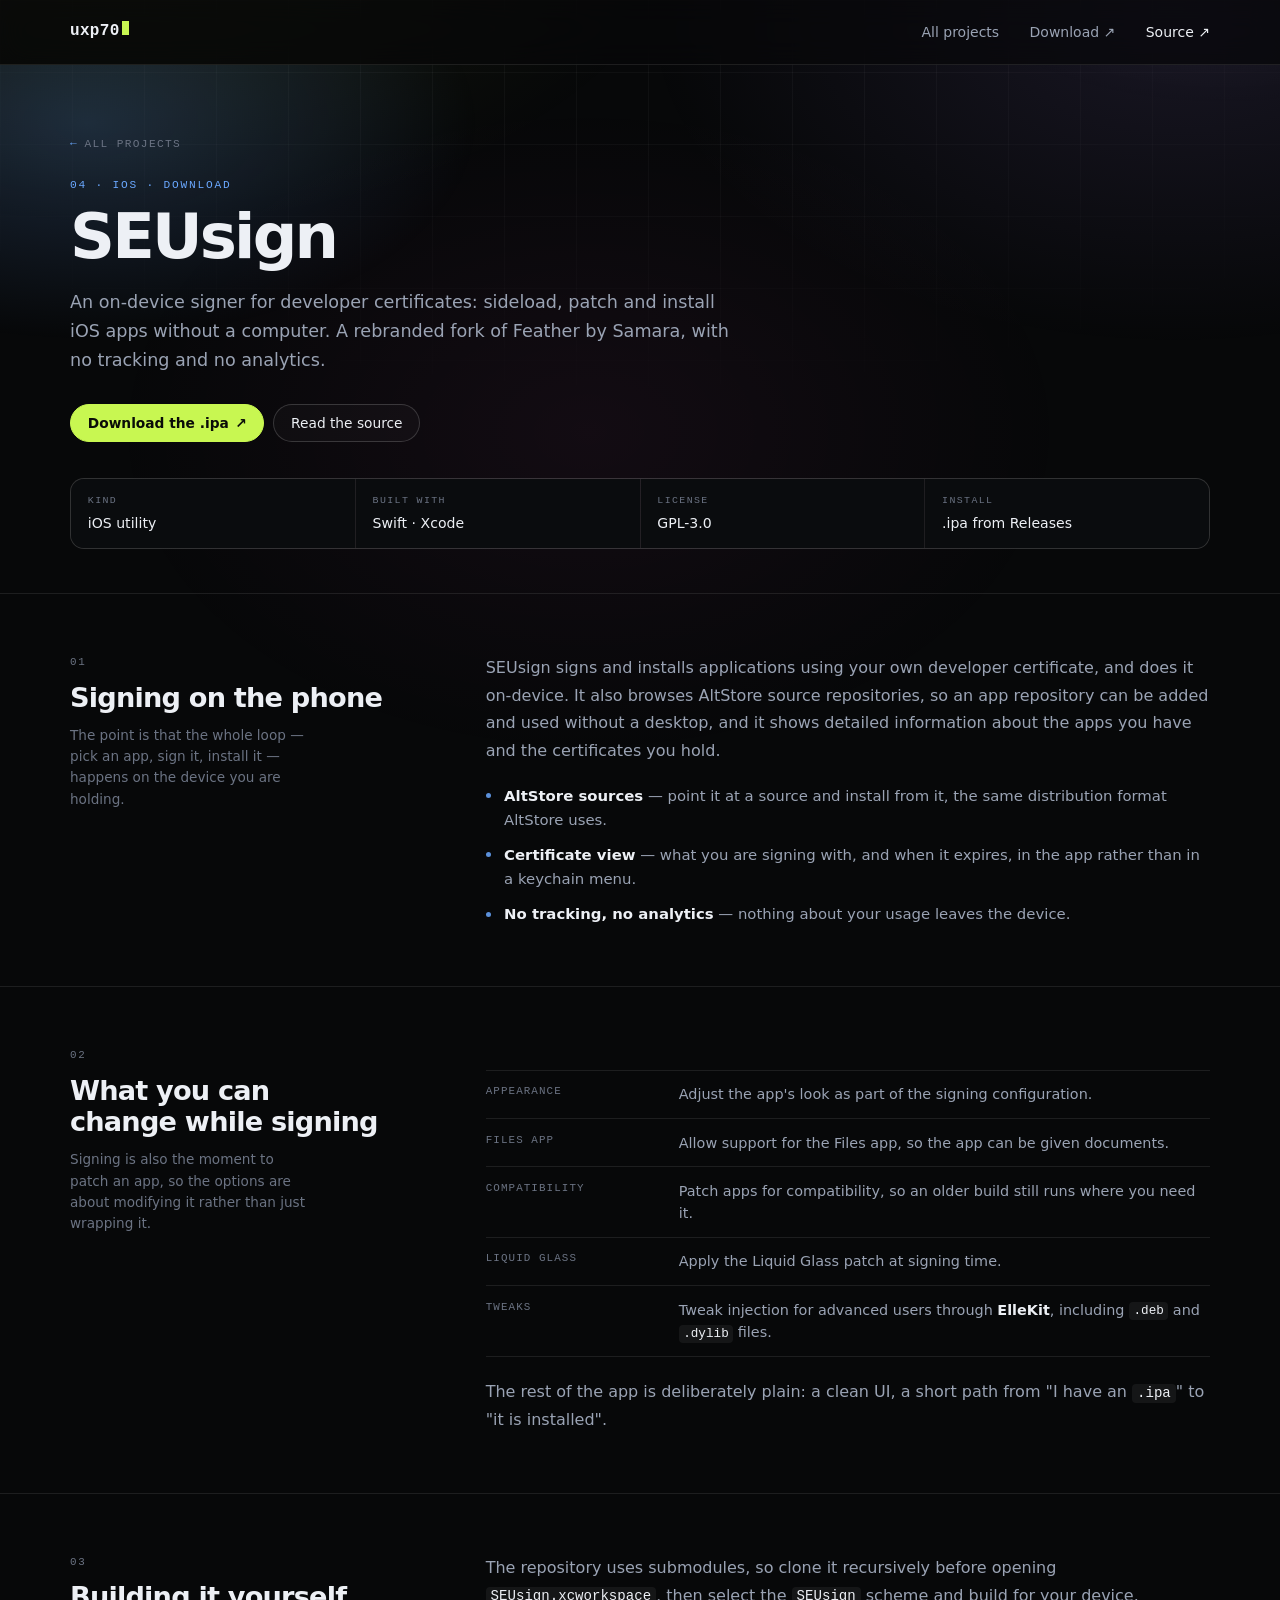
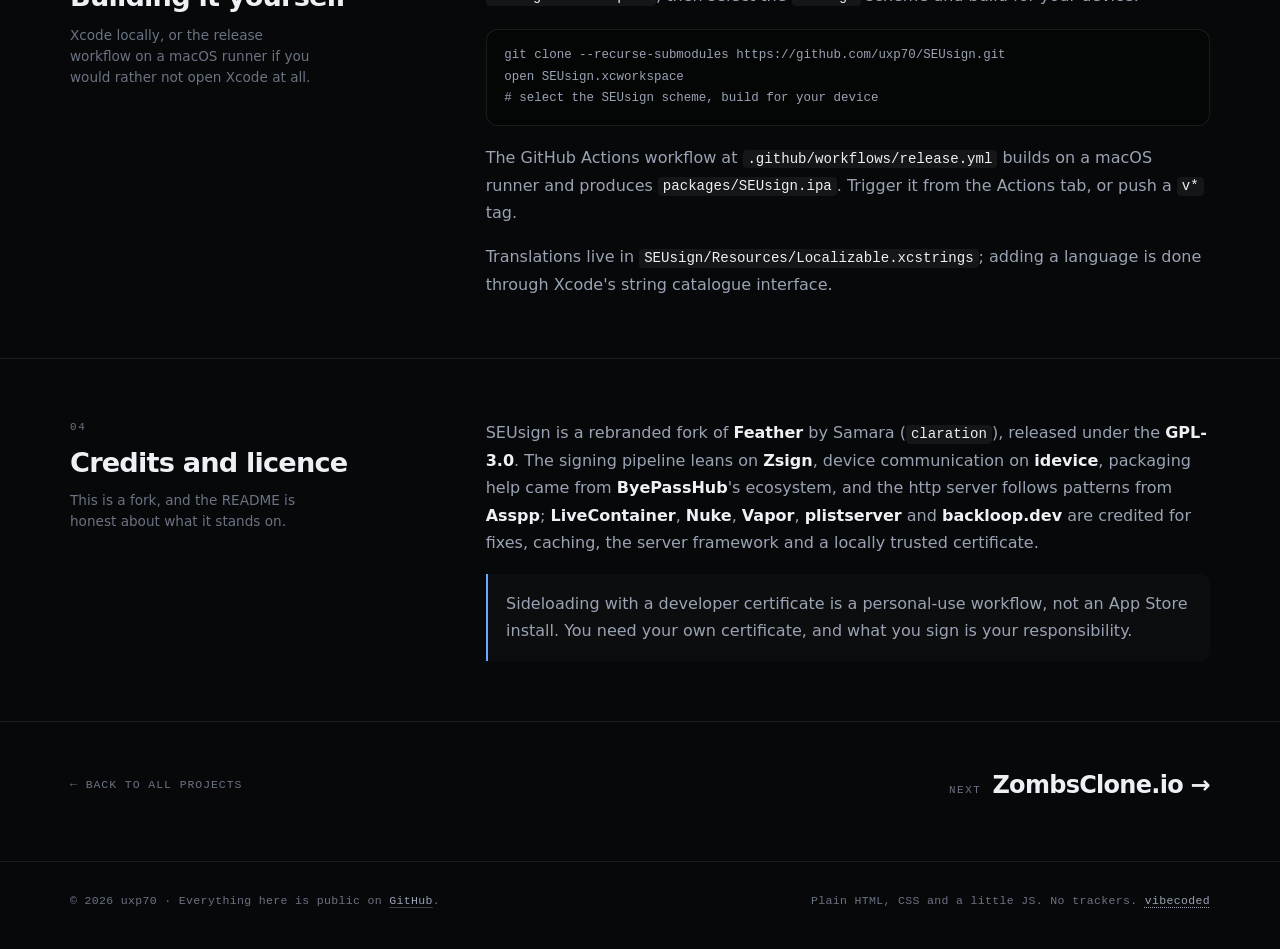
<file: p/seusign/index.html>
<!doctype html>
<html lang="en">
<head>
<meta charset="utf-8">
<meta name="viewport" content="width=device-width, initial-scale=1">
<title>SEUsign — an on-device iOS signer — uxp70</title>
<meta name="description" content="SEUsign is an iOS signing app for developer certificates: sideload, patch and install apps on device, browse AltStore sources, inject tweaks with ElleKit. A GPL-3.0 fork of Feather.">
<meta name="theme-color" content="#070809">
<meta name="generator" content="vibecoded — prompted by a human, typed by a model">
<link rel="author" href="/humans.txt">
<!-- Vibecoded: the markup and prose were generated from prompts, then read and corrected by hand. -->
<meta property="og:type" content="article">
<meta property="og:title" content="SEUsign — uxp70">
<meta property="og:description" content="Sideload, patch and install iOS apps without a computer. GPL-3.0, no tracking.">
<meta property="og:url" content="https://uxp70.github.io/p/seusign/">
<link rel="icon" href="/favicon.svg" type="image/svg+xml">
<link rel="stylesheet" href="/styles.css">
<link rel="stylesheet" href="/p/project.css">
</head>
<body class="proj proj--seu">
<a class="skip" href="#main">Skip to the content</a>

<header class="site-head">
  <div class="wrap site-head__inner">
    <a class="logo" href="/" aria-label="uxp70, home">uxp70<span class="logo__cursor" aria-hidden="true"></span></a>
    <nav class="nav" aria-label="Main">
      <a href="/">All projects</a>
      <a href="https://github.com/uxp70/SEUsign/releases">Download <span aria-hidden="true">↗</span></a>
      <a class="nav__ext" href="https://github.com/uxp70/SEUsign">Source <span aria-hidden="true">↗</span></a>
    </nav>
  </div>
</header>

<main id="main">
  <section class="p-hero">
    <div class="wrap">
      <a class="p-back" href="/"><span aria-hidden="true">←</span> All projects</a>
      <p class="p-kicker">04 · iOS · Download</p>
      <h1 class="p-title">SEUsign</h1>
      <p class="p-lede">An on-device signer for developer certificates: sideload, patch and install iOS apps without a computer. A rebranded fork of Feather by Samara, with no tracking and no analytics.</p>
      <div class="p-actions">
        <a class="btn btn--primary" href="https://github.com/uxp70/SEUsign/releases">Download the .ipa <span aria-hidden="true">↗</span></a>
        <a class="btn" href="https://github.com/uxp70/SEUsign">Read the source</a>
      </div>
      <dl class="p-meta">
        <div><dt>Kind</dt><dd>iOS utility</dd></div>
        <div><dt>Built with</dt><dd>Swift · Xcode</dd></div>
        <div><dt>License</dt><dd>GPL-3.0</dd></div>
        <div><dt>Install</dt><dd>.ipa from Releases</dd></div>
      </dl>
    </div>
  </section>

  <section class="p-section">
    <div class="wrap p-grid">
      <div class="p-side">
        <span class="p-side__num">01</span>
        <h2>Signing on the phone</h2>
        <p class="p-side__note">The point is that the whole loop — pick an app, sign it, install it — happens on the device you are holding.</p>
      </div>
      <div class="p-body">
        <p>SEUsign signs and installs applications using your own developer certificate, and does it on-device. It also browses AltStore source repositories, so an app repository can be added and used without a desktop, and it shows detailed information about the apps you have and the certificates you hold.</p>
        <ul class="p-list">
          <li><strong>AltStore sources</strong> — point it at a source and install from it, the same distribution format AltStore uses.</li>
          <li><strong>Certificate view</strong> — what you are signing with, and when it expires, in the app rather than in a keychain menu.</li>
          <li><strong>No tracking, no analytics</strong> — nothing about your usage leaves the device.</li>
        </ul>
      </div>
    </div>
  </section>

  <section class="p-section">
    <div class="wrap p-grid">
      <div class="p-side">
        <span class="p-side__num">02</span>
        <h2>What you can change while signing</h2>
        <p class="p-side__note">Signing is also the moment to patch an app, so the options are about modifying it rather than just wrapping it.</p>
      </div>
      <div class="p-body">
        <dl class="p-rows">
          <div><dt>Appearance</dt><dd>Adjust the app's look as part of the signing configuration.</dd></div>
          <div><dt>Files app</dt><dd>Allow support for the Files app, so the app can be given documents.</dd></div>
          <div><dt>Compatibility</dt><dd>Patch apps for compatibility, so an older build still runs where you need it.</dd></div>
          <div><dt>Liquid Glass</dt><dd>Apply the Liquid Glass patch at signing time.</dd></div>
          <div><dt>Tweaks</dt><dd>Tweak injection for advanced users through <strong>ElleKit</strong>, including <code>.deb</code> and <code>.dylib</code> files.</dd></div>
        </dl>
        <p style="margin-top:1.3rem">The rest of the app is deliberately plain: a clean UI, a short path from "I have an <code>.ipa</code>" to "it is installed".</p>
      </div>
    </div>
  </section>

  <section class="p-section">
    <div class="wrap p-grid">
      <div class="p-side">
        <span class="p-side__num">03</span>
        <h2>Building it yourself</h2>
        <p class="p-side__note">Xcode locally, or the release workflow on a macOS runner if you would rather not open Xcode at all.</p>
      </div>
      <div class="p-body">
        <p>The repository uses submodules, so clone it recursively before opening <code>SEUsign.xcworkspace</code>, then select the <code>SEUsign</code> scheme and build for your device.</p>
        <pre><code>git clone --recurse-submodules https://github.com/uxp70/SEUsign.git
open SEUsign.xcworkspace
# select the SEUsign scheme, build for your device</code></pre>
        <p style="margin-top:1.1rem">The GitHub Actions workflow at <code>.github/workflows/release.yml</code> builds on a macOS runner and produces <code>packages/SEUsign.ipa</code>. Trigger it from the Actions tab, or push a <code>v*</code> tag.</p>
        <p>Translations live in <code>SEUsign/Resources/Localizable.xcstrings</code>; adding a language is done through Xcode's string catalogue interface.</p>
      </div>
    </div>
  </section>

  <section class="p-section">
    <div class="wrap p-grid">
      <div class="p-side">
        <span class="p-side__num">04</span>
        <h2>Credits and licence</h2>
        <p class="p-side__note">This is a fork, and the README is honest about what it stands on.</p>
      </div>
      <div class="p-body">
        <p>SEUsign is a rebranded fork of <strong>Feather</strong> by Samara (<code>claration</code>), released under the <strong>GPL-3.0</strong>. The signing pipeline leans on <strong>Zsign</strong>, device communication on <strong>idevice</strong>, packaging help came from <strong>ByePassHub</strong>'s ecosystem, and the http server follows patterns from <strong>Asspp</strong>; <strong>LiveContainer</strong>, <strong>Nuke</strong>, <strong>Vapor</strong>, <strong>plistserver</strong> and <strong>backloop.dev</strong> are credited for fixes, caching, the server framework and a locally trusted certificate.</p>
        <p class="p-callout">Sideloading with a developer certificate is a personal-use workflow, not an App Store install. You need your own certificate, and what you sign is your responsibility.</p>
      </div>
    </div>
  </section>

  <nav class="p-next wrap" aria-label="Project navigation">
    <a class="p-next__back" href="/">&larr; Back to all projects</a>
    <a class="p-next__link" href="/p/zombsclone-io/"><span>Next</span> ZombsClone.io →</a>
  </nav>
</main>

<footer class="site-foot">
  <div class="wrap site-foot__inner">
    <p>© <span id="year">2026</span> uxp70 · Everything here is public on <a href="https://github.com/uxp70">GitHub</a>.</p>
    <p class="site-foot__meta">Plain HTML, CSS and a little JS. No trackers. <a class="vibe" href="/colophon/"><abbr title="Drafted by a language model from prompts, then read and corrected by hand.">vibecoded</abbr></a></p>
  </div>
</footer>
<script>document.getElementById("year").textContent = String(new Date().getFullYear());</script>
</body>
</html>
</file>
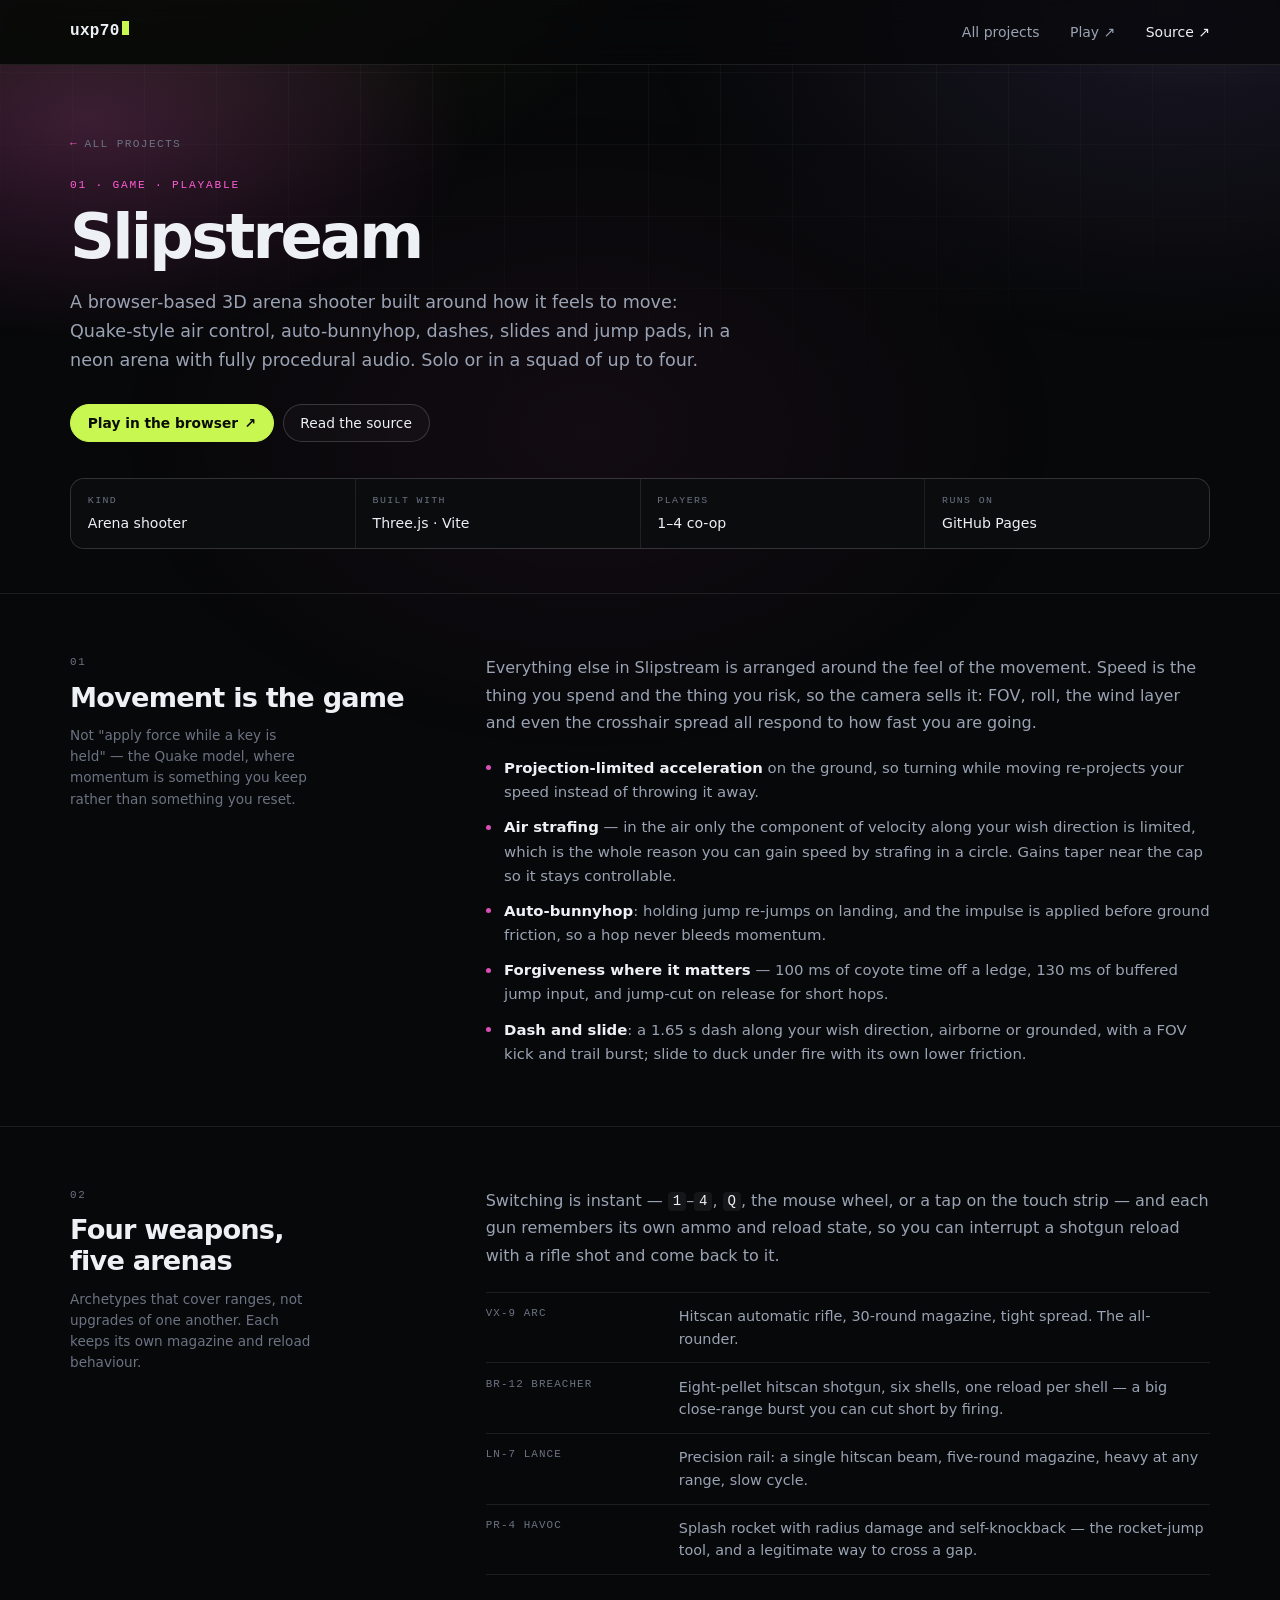
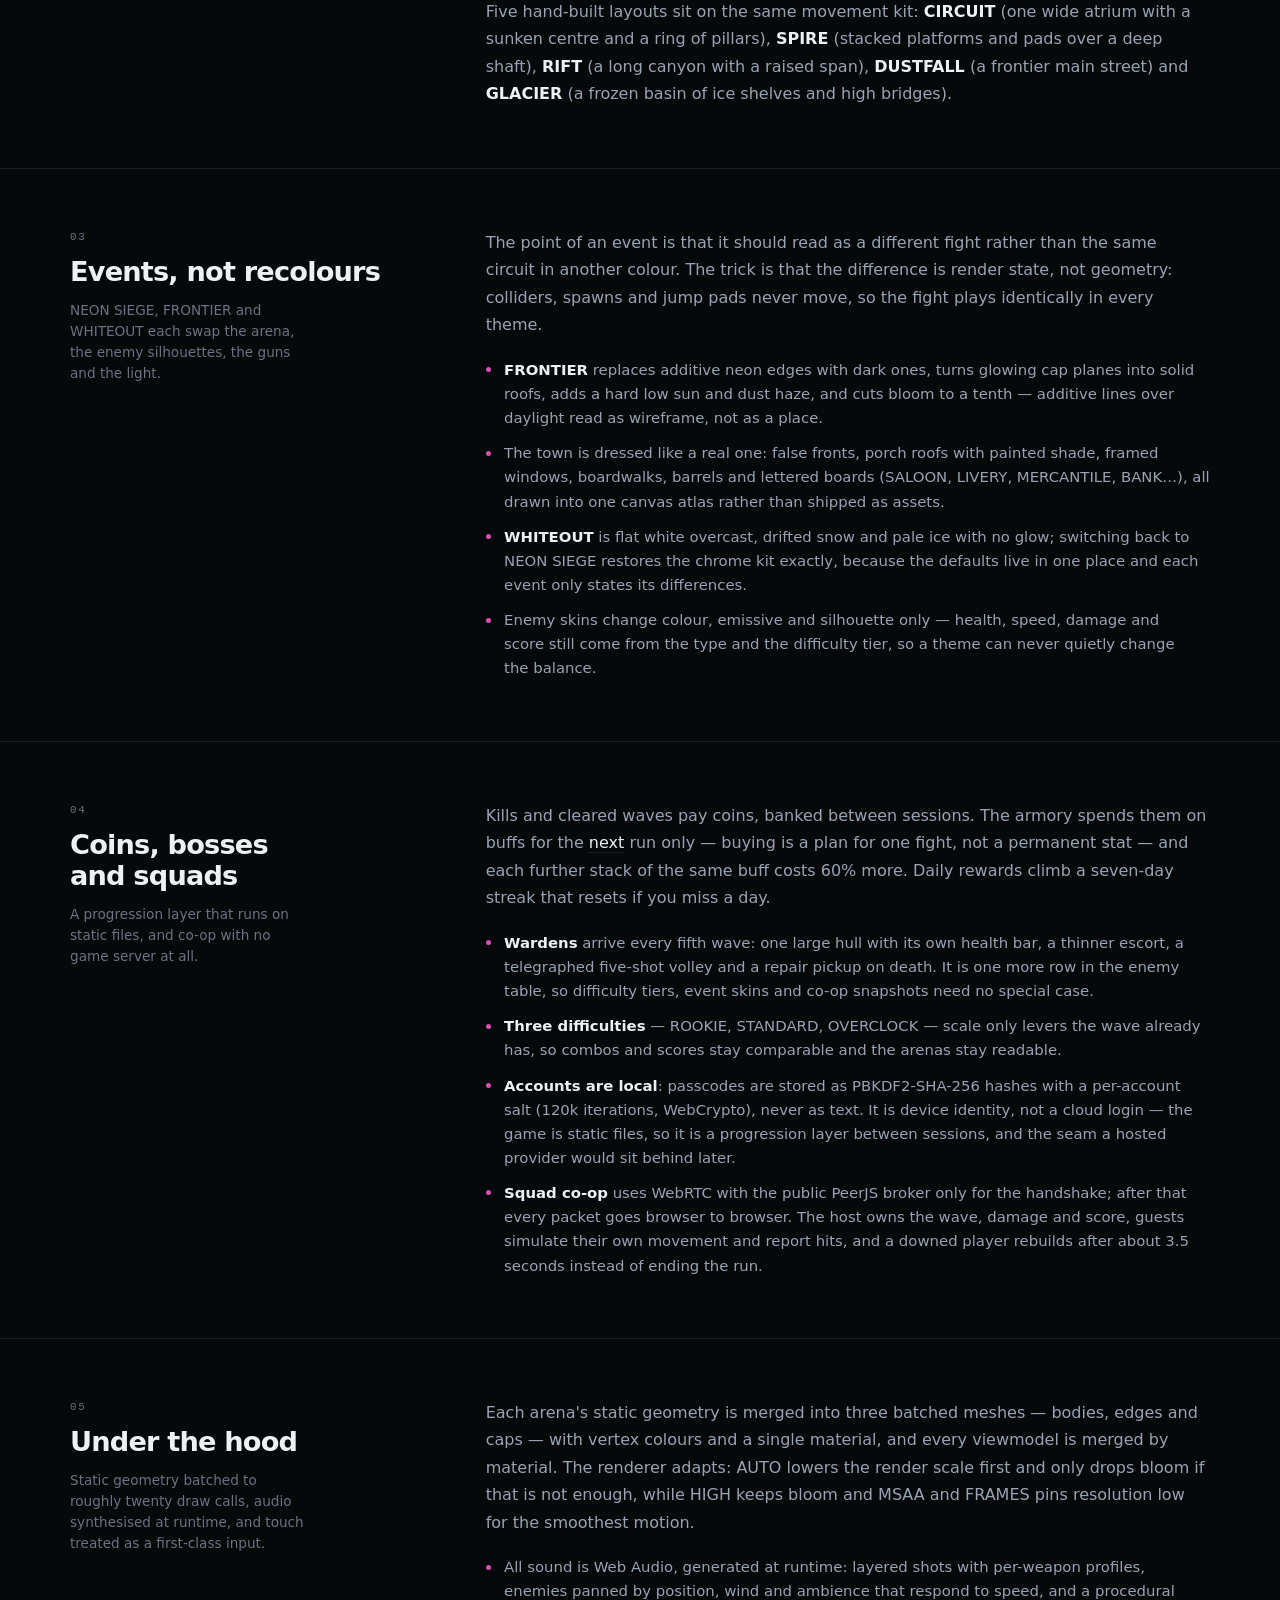
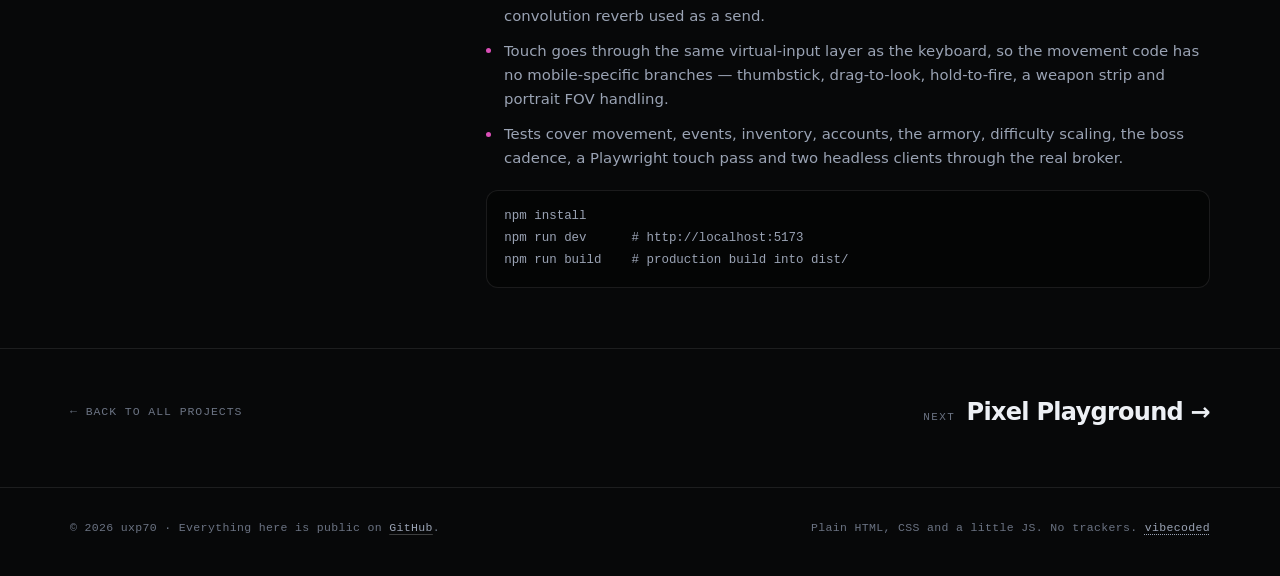
<file: p/slipstream/index.html>
<!doctype html>
<html lang="en">
<head>
<meta charset="utf-8">
<meta name="viewport" content="width=device-width, initial-scale=1">
<title>Slipstream — a neon arena movement shooter — uxp70</title>
<meta name="description" content="Slipstream is a browser-based 3D arena shooter built around Quake-style movement: air strafing, auto-bunnyhop, dashes and slides, four weapons, five arenas and four-player co-op.">
<meta name="theme-color" content="#070809">
<meta name="generator" content="vibecoded — prompted by a human, typed by a model">
<link rel="author" href="/humans.txt">
<!-- Vibecoded: the markup and prose were generated from prompts, then read and corrected by hand. -->
<meta property="og:type" content="article">
<meta property="og:title" content="Slipstream — uxp70">
<meta property="og:description" content="Quake-style movement, four weapons, five arenas, peer-to-peer co-op. Runs in a browser tab.">
<meta property="og:url" content="https://uxp70.github.io/p/slipstream/">
<link rel="icon" href="/favicon.svg" type="image/svg+xml">
<link rel="stylesheet" href="/styles.css">
<link rel="stylesheet" href="/p/project.css">
</head>
<body class="proj proj--slipstream">
<a class="skip" href="#main">Skip to the content</a>

<header class="site-head">
  <div class="wrap site-head__inner">
    <a class="logo" href="/" aria-label="uxp70, home">uxp70<span class="logo__cursor" aria-hidden="true"></span></a>
    <nav class="nav" aria-label="Main">
      <a href="/">All projects</a>
      <a href="https://uxp70.github.io/slipstream/">Play <span aria-hidden="true">↗</span></a>
      <a class="nav__ext" href="https://github.com/uxp70/slipstream">Source <span aria-hidden="true">↗</span></a>
    </nav>
  </div>
</header>

<main id="main">
  <section class="p-hero">
    <div class="wrap">
      <a class="p-back" href="/"><span aria-hidden="true">←</span> All projects</a>
      <p class="p-kicker">01 · Game · Playable</p>
      <h1 class="p-title">Slipstream</h1>
      <p class="p-lede">A browser-based 3D arena shooter built around how it feels to move: Quake-style air control, auto-bunnyhop, dashes, slides and jump pads, in a neon arena with fully procedural audio. Solo or in a squad of up to four.</p>
      <div class="p-actions">
        <a class="btn btn--primary" href="https://uxp70.github.io/slipstream/">Play in the browser <span aria-hidden="true">↗</span></a>
        <a class="btn" href="https://github.com/uxp70/slipstream">Read the source</a>
      </div>
      <dl class="p-meta">
        <div><dt>Kind</dt><dd>Arena shooter</dd></div>
        <div><dt>Built with</dt><dd>Three.js · Vite</dd></div>
        <div><dt>Players</dt><dd>1–4 co-op</dd></div>
        <div><dt>Runs on</dt><dd>GitHub Pages</dd></div>
      </dl>
    </div>
  </section>

  <section class="p-section">
    <div class="wrap p-grid">
      <div class="p-side">
        <span class="p-side__num">01</span>
        <h2>Movement is the game</h2>
        <p class="p-side__note">Not "apply force while a key is held" — the Quake model, where momentum is something you keep rather than something you reset.</p>
      </div>
      <div class="p-body">
        <p>Everything else in Slipstream is arranged around the feel of the movement. Speed is the thing you spend and the thing you risk, so the camera sells it: FOV, roll, the wind layer and even the crosshair spread all respond to how fast you are going.</p>
        <ul class="p-list">
          <li><strong>Projection-limited acceleration</strong> on the ground, so turning while moving re-projects your speed instead of throwing it away.</li>
          <li><strong>Air strafing</strong> — in the air only the component of velocity along your wish direction is limited, which is the whole reason you can gain speed by strafing in a circle. Gains taper near the cap so it stays controllable.</li>
          <li><strong>Auto-bunnyhop</strong>: holding jump re-jumps on landing, and the impulse is applied before ground friction, so a hop never bleeds momentum.</li>
          <li><strong>Forgiveness where it matters</strong> — 100&nbsp;ms of coyote time off a ledge, 130&nbsp;ms of buffered jump input, and jump-cut on release for short hops.</li>
          <li><strong>Dash and slide</strong>: a 1.65&nbsp;s dash along your wish direction, airborne or grounded, with a FOV kick and trail burst; slide to duck under fire with its own lower friction.</li>
        </ul>
      </div>
    </div>
  </section>

  <section class="p-section">
    <div class="wrap p-grid">
      <div class="p-side">
        <span class="p-side__num">02</span>
        <h2>Four weapons, five arenas</h2>
        <p class="p-side__note">Archetypes that cover ranges, not upgrades of one another. Each keeps its own magazine and reload behaviour.</p>
      </div>
      <div class="p-body">
        <p>Switching is instant — <code>1</code>–<code>4</code>, <code>Q</code>, the mouse wheel, or a tap on the touch strip — and each gun remembers its own ammo and reload state, so you can interrupt a shotgun reload with a rifle shot and come back to it.</p>
        <dl class="p-rows">
          <div><dt>VX-9 ARC</dt><dd>Hitscan automatic rifle, 30-round magazine, tight spread. The all-rounder.</dd></div>
          <div><dt>BR-12 Breacher</dt><dd>Eight-pellet hitscan shotgun, six shells, one reload per shell — a big close-range burst you can cut short by firing.</dd></div>
          <div><dt>LN-7 Lance</dt><dd>Precision rail: a single hitscan beam, five-round magazine, heavy at any range, slow cycle.</dd></div>
          <div><dt>PR-4 Havoc</dt><dd>Splash rocket with radius damage and self-knockback — the rocket-jump tool, and a legitimate way to cross a gap.</dd></div>
        </dl>
        <p style="margin-top:1.4rem">Five hand-built layouts sit on the same movement kit: <strong>CIRCUIT</strong> (one wide atrium with a sunken centre and a ring of pillars), <strong>SPIRE</strong> (stacked platforms and pads over a deep shaft), <strong>RIFT</strong> (a long canyon with a raised span), <strong>DUSTFALL</strong> (a frontier main street) and <strong>GLACIER</strong> (a frozen basin of ice shelves and high bridges).</p>
      </div>
    </div>
  </section>

  <section class="p-section">
    <div class="wrap p-grid">
      <div class="p-side">
        <span class="p-side__num">03</span>
        <h2>Events, not recolours</h2>
        <p class="p-side__note">NEON SIEGE, FRONTIER and WHITEOUT each swap the arena, the enemy silhouettes, the guns and the light.</p>
      </div>
      <div class="p-body">
        <p>The point of an event is that it should read as a different fight rather than the same circuit in another colour. The trick is that the difference is render state, not geometry: colliders, spawns and jump pads never move, so the fight plays identically in every theme.</p>
        <ul class="p-list">
          <li><strong>FRONTIER</strong> replaces additive neon edges with dark ones, turns glowing cap planes into solid roofs, adds a hard low sun and dust haze, and cuts bloom to a tenth — additive lines over daylight read as wireframe, not as a place.</li>
          <li>The town is dressed like a real one: false fronts, porch roofs with painted shade, framed windows, boardwalks, barrels and lettered boards (SALOON, LIVERY, MERCANTILE, BANK…), all drawn into one canvas atlas rather than shipped as assets.</li>
          <li><strong>WHITEOUT</strong> is flat white overcast, drifted snow and pale ice with no glow; switching back to NEON SIEGE restores the chrome kit exactly, because the defaults live in one place and each event only states its differences.</li>
          <li>Enemy skins change colour, emissive and silhouette only — health, speed, damage and score still come from the type and the difficulty tier, so a theme can never quietly change the balance.</li>
        </ul>
      </div>
    </div>
  </section>

  <section class="p-section">
    <div class="wrap p-grid">
      <div class="p-side">
        <span class="p-side__num">04</span>
        <h2>Coins, bosses and squads</h2>
        <p class="p-side__note">A progression layer that runs on static files, and co-op with no game server at all.</p>
      </div>
      <div class="p-body">
        <p>Kills and cleared waves pay coins, banked between sessions. The armory spends them on buffs for the <em>next</em> run only — buying is a plan for one fight, not a permanent stat — and each further stack of the same buff costs 60% more. Daily rewards climb a seven-day streak that resets if you miss a day.</p>
        <ul class="p-list">
          <li><strong>Wardens</strong> arrive every fifth wave: one large hull with its own health bar, a thinner escort, a telegraphed five-shot volley and a repair pickup on death. It is one more row in the enemy table, so difficulty tiers, event skins and co-op snapshots need no special case.</li>
          <li><strong>Three difficulties</strong> — ROOKIE, STANDARD, OVERCLOCK — scale only levers the wave already has, so combos and scores stay comparable and the arenas stay readable.</li>
          <li><strong>Accounts are local</strong>: passcodes are stored as PBKDF2-SHA-256 hashes with a per-account salt (120k iterations, WebCrypto), never as text. It is device identity, not a cloud login — the game is static files, so it is a progression layer between sessions, and the seam a hosted provider would sit behind later.</li>
          <li><strong>Squad co-op</strong> uses WebRTC with the public PeerJS broker only for the handshake; after that every packet goes browser to browser. The host owns the wave, damage and score, guests simulate their own movement and report hits, and a downed player rebuilds after about 3.5 seconds instead of ending the run.</li>
        </ul>
      </div>
    </div>
  </section>

  <section class="p-section">
    <div class="wrap p-grid">
      <div class="p-side">
        <span class="p-side__num">05</span>
        <h2>Under the hood</h2>
        <p class="p-side__note">Static geometry batched to roughly twenty draw calls, audio synthesised at runtime, and touch treated as a first-class input.</p>
      </div>
      <div class="p-body">
        <p>Each arena's static geometry is merged into three batched meshes — bodies, edges and caps — with vertex colours and a single material, and every viewmodel is merged by material. The renderer adapts: AUTO lowers the render scale first and only drops bloom if that is not enough, while HIGH keeps bloom and MSAA and FRAMES pins resolution low for the smoothest motion.</p>
        <ul class="p-list">
          <li>All sound is Web Audio, generated at runtime: layered shots with per-weapon profiles, enemies panned by position, wind and ambience that respond to speed, and a procedural convolution reverb used as a send.</li>
          <li>Touch goes through the same virtual-input layer as the keyboard, so the movement code has no mobile-specific branches — thumbstick, drag-to-look, hold-to-fire, a weapon strip and portrait FOV handling.</li>
          <li>Tests cover movement, events, inventory, accounts, the armory, difficulty scaling, the boss cadence, a Playwright touch pass and two headless clients through the real broker.</li>
        </ul>
        <pre><code>npm install
npm run dev      # http://localhost:5173
npm run build    # production build into dist/</code></pre>
      </div>
    </div>
  </section>

  <nav class="p-next wrap" aria-label="Project navigation">
    <a class="p-next__back" href="/">&larr; Back to all projects</a>
    <a class="p-next__link" href="/p/pixel-playground/"><span>Next</span> Pixel Playground →</a>
  </nav>
</main>

<footer class="site-foot">
  <div class="wrap site-foot__inner">
    <p>© <span id="year">2026</span> uxp70 · Everything here is public on <a href="https://github.com/uxp70">GitHub</a>.</p>
    <p class="site-foot__meta">Plain HTML, CSS and a little JS. No trackers. <a class="vibe" href="/colophon/"><abbr title="Drafted by a language model from prompts, then read and corrected by hand.">vibecoded</abbr></a></p>
  </div>
</footer>
<script>document.getElementById("year").textContent = String(new Date().getFullYear());</script>
</body>
</html>
</file>
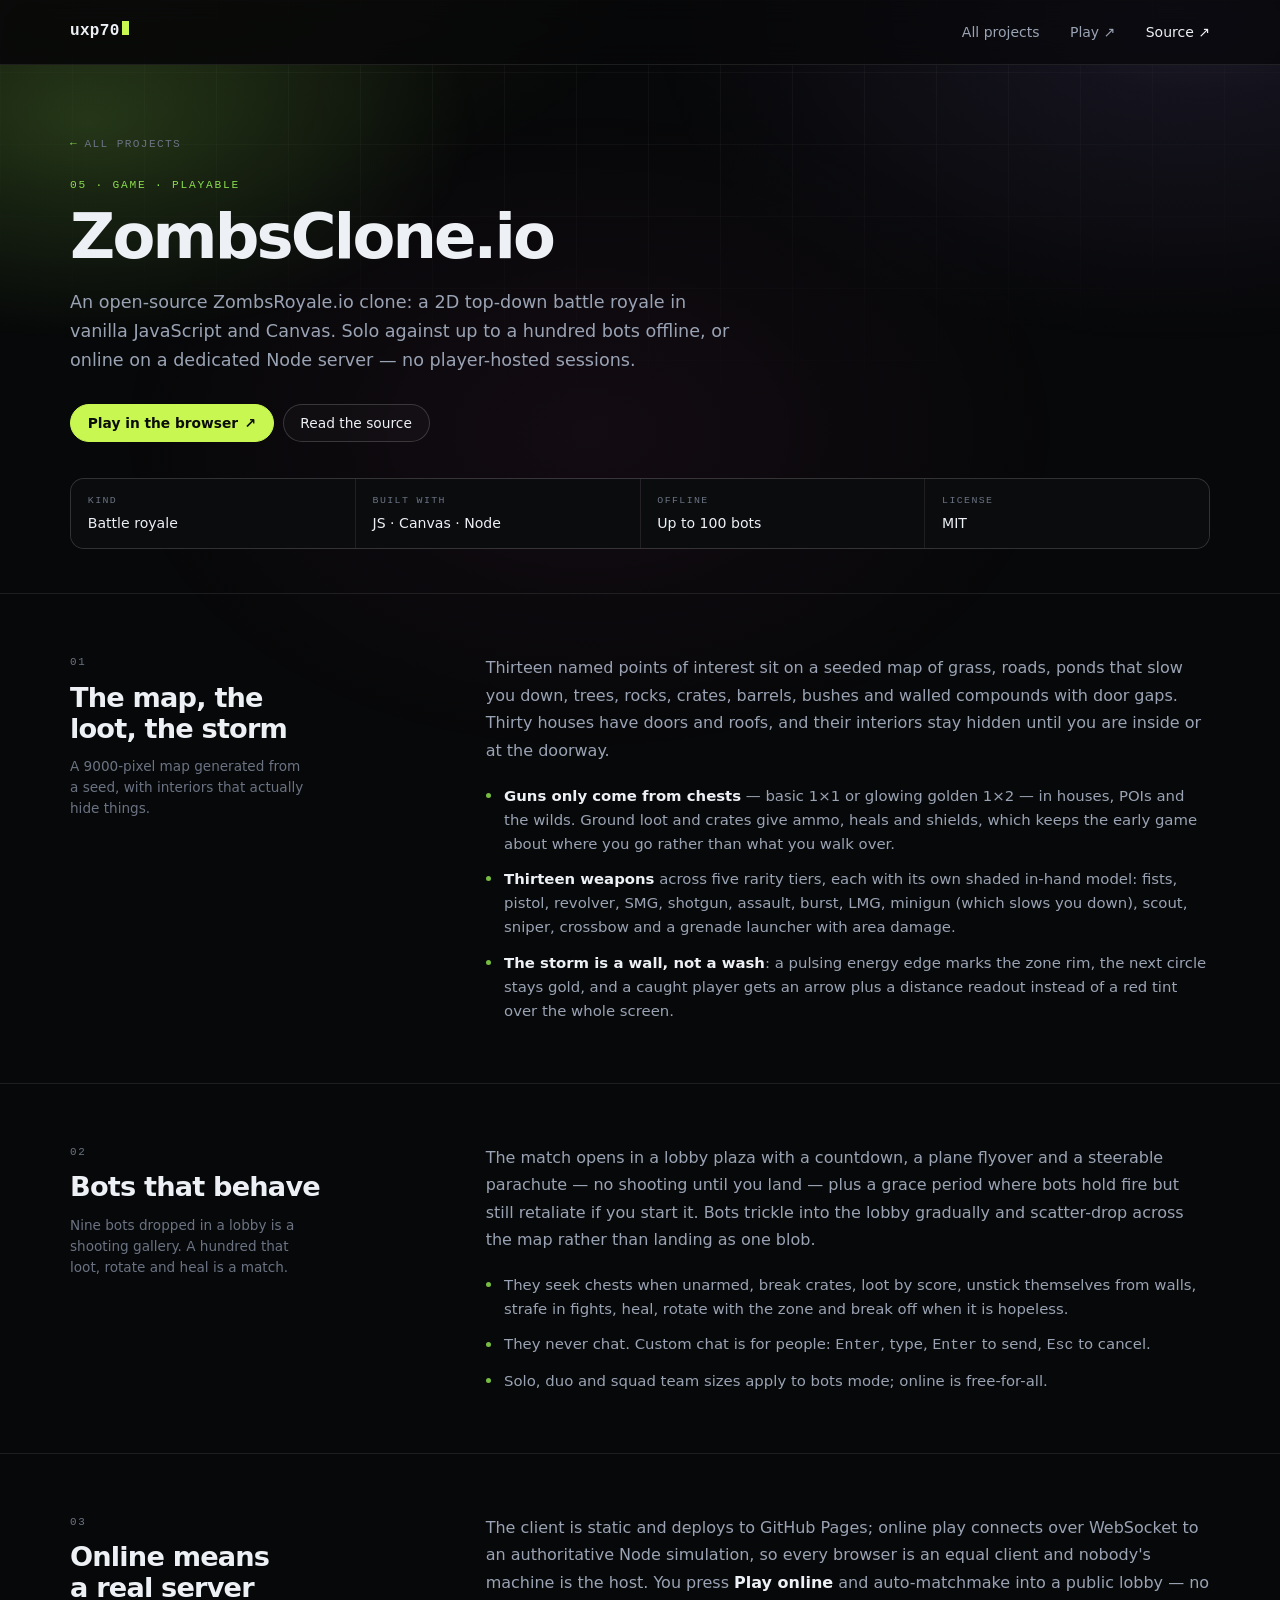
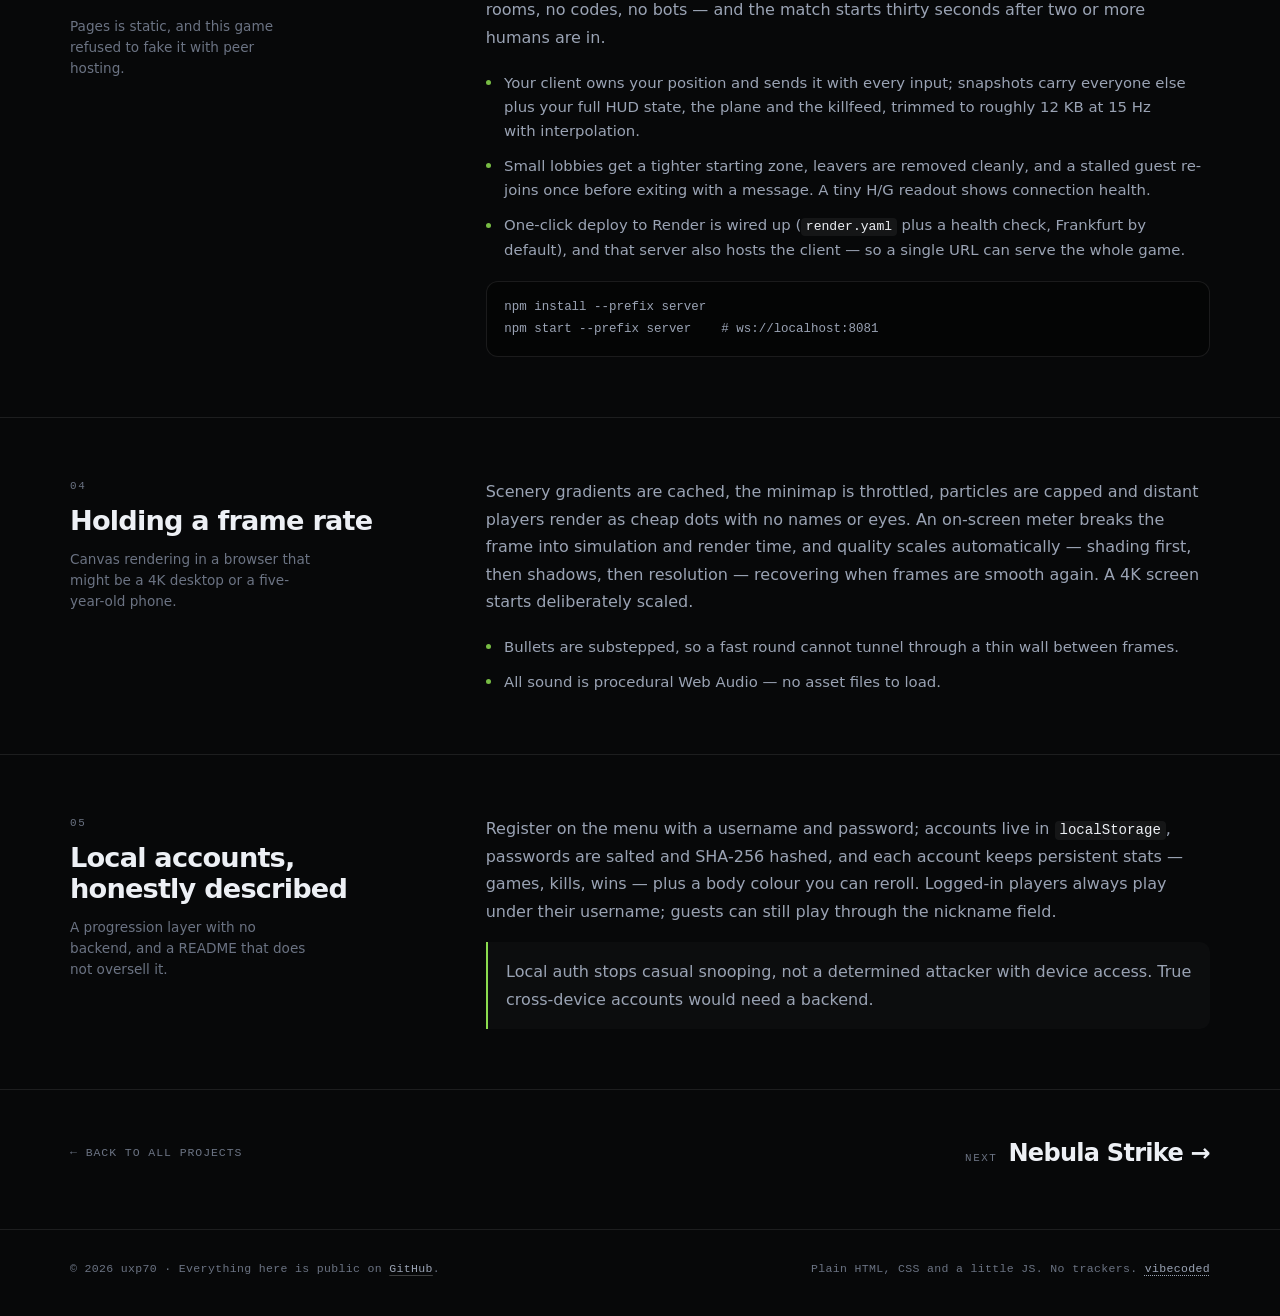
<file: p/zombsclone-io/index.html>
<!doctype html>
<html lang="en">
<head>
<meta charset="utf-8">
<meta name="viewport" content="width=device-width, initial-scale=1">
<title>ZombsClone.io — an open-source battle royale — uxp70</title>
<meta name="description" content="ZombsClone.io is a 2D top-down battle royale in vanilla JavaScript and Canvas: a 9000px map, 13 weapons, 100 bots offline, and authoritative online play on a Node server.">
<meta name="theme-color" content="#070809">
<meta name="generator" content="vibecoded — prompted by a human, typed by a model">
<link rel="author" href="/humans.txt">
<!-- Vibecoded: the markup and prose were generated from prompts, then read and corrected by hand. -->
<meta property="og:type" content="article">
<meta property="og:title" content="ZombsClone.io — uxp70">
<meta property="og:description" content="Solo against 100 bots offline, or online on a real server. Clean-room, MIT, no copied assets.">
<meta property="og:url" content="https://uxp70.github.io/p/zombsclone-io/">
<link rel="icon" href="/favicon.svg" type="image/svg+xml">
<link rel="stylesheet" href="/styles.css">
<link rel="stylesheet" href="/p/project.css">
</head>
<body class="proj proj--zombs">
<a class="skip" href="#main">Skip to the content</a>

<header class="site-head">
  <div class="wrap site-head__inner">
    <a class="logo" href="/" aria-label="uxp70, home">uxp70<span class="logo__cursor" aria-hidden="true"></span></a>
    <nav class="nav" aria-label="Main">
      <a href="/">All projects</a>
      <a href="https://uxp70.github.io/zombsclone-io/">Play <span aria-hidden="true">↗</span></a>
      <a class="nav__ext" href="https://github.com/uxp70/zombsclone-io">Source <span aria-hidden="true">↗</span></a>
    </nav>
  </div>
</header>

<main id="main">
  <section class="p-hero">
    <div class="wrap">
      <a class="p-back" href="/"><span aria-hidden="true">←</span> All projects</a>
      <p class="p-kicker">05 · Game · Playable</p>
      <h1 class="p-title">ZombsClone.io</h1>
      <p class="p-lede">An open-source ZombsRoyale.io clone: a 2D top-down battle royale in vanilla JavaScript and Canvas. Solo against up to a hundred bots offline, or online on a dedicated Node server — no player-hosted sessions.</p>
      <div class="p-actions">
        <a class="btn btn--primary" href="https://uxp70.github.io/zombsclone-io/">Play in the browser <span aria-hidden="true">↗</span></a>
        <a class="btn" href="https://github.com/uxp70/zombsclone-io">Read the source</a>
      </div>
      <dl class="p-meta">
        <div><dt>Kind</dt><dd>Battle royale</dd></div>
        <div><dt>Built with</dt><dd>JS · Canvas · Node</dd></div>
        <div><dt>Offline</dt><dd>Up to 100 bots</dd></div>
        <div><dt>License</dt><dd>MIT</dd></div>
      </dl>
    </div>
  </section>

  <section class="p-section">
    <div class="wrap p-grid">
      <div class="p-side">
        <span class="p-side__num">01</span>
        <h2>The map, the loot, the storm</h2>
        <p class="p-side__note">A 9000-pixel map generated from a seed, with interiors that actually hide things.</p>
      </div>
      <div class="p-body">
        <p>Thirteen named points of interest sit on a seeded map of grass, roads, ponds that slow you down, trees, rocks, crates, barrels, bushes and walled compounds with door gaps. Thirty houses have doors and roofs, and their interiors stay hidden until you are inside or at the doorway.</p>
        <ul class="p-list">
          <li><strong>Guns only come from chests</strong> — basic 1×1 or glowing golden 1×2 — in houses, POIs and the wilds. Ground loot and crates give ammo, heals and shields, which keeps the early game about where you go rather than what you walk over.</li>
          <li><strong>Thirteen weapons</strong> across five rarity tiers, each with its own shaded in-hand model: fists, pistol, revolver, SMG, shotgun, assault, burst, LMG, minigun (which slows you down), scout, sniper, crossbow and a grenade launcher with area damage.</li>
          <li><strong>The storm is a wall, not a wash</strong>: a pulsing energy edge marks the zone rim, the next circle stays gold, and a caught player gets an arrow plus a distance readout instead of a red tint over the whole screen.</li>
        </ul>
      </div>
    </div>
  </section>

  <section class="p-section">
    <div class="wrap p-grid">
      <div class="p-side">
        <span class="p-side__num">02</span>
        <h2>Bots that behave</h2>
        <p class="p-side__note">Nine bots dropped in a lobby is a shooting gallery. A hundred that loot, rotate and heal is a match.</p>
      </div>
      <div class="p-body">
        <p>The match opens in a lobby plaza with a countdown, a plane flyover and a steerable parachute — no shooting until you land — plus a grace period where bots hold fire but still retaliate if you start it. Bots trickle into the lobby gradually and scatter-drop across the map rather than landing as one blob.</p>
        <ul class="p-list">
          <li>They seek chests when unarmed, break crates, loot by score, unstick themselves from walls, strafe in fights, heal, rotate with the zone and break off when it is hopeless.</li>
          <li>They never chat. Custom chat is for people: <kbd>Enter</kbd>, type, <kbd>Enter</kbd> to send, <kbd>Esc</kbd> to cancel.</li>
          <li>Solo, duo and squad team sizes apply to bots mode; online is free-for-all.</li>
        </ul>
      </div>
    </div>
  </section>

  <section class="p-section">
    <div class="wrap p-grid">
      <div class="p-side">
        <span class="p-side__num">03</span>
        <h2>Online means a real server</h2>
        <p class="p-side__note">Pages is static, and this game refused to fake it with peer hosting.</p>
      </div>
      <div class="p-body">
        <p>The client is static and deploys to GitHub Pages; online play connects over WebSocket to an authoritative Node simulation, so every browser is an equal client and nobody's machine is the host. You press <strong>Play online</strong> and auto-matchmake into a public lobby — no rooms, no codes, no bots — and the match starts thirty seconds after two or more humans are in.</p>
        <ul class="p-list">
          <li>Your client owns your position and sends it with every input; snapshots carry everyone else plus your full HUD state, the plane and the killfeed, trimmed to roughly 12&nbsp;KB at 15&nbsp;Hz with interpolation.</li>
          <li>Small lobbies get a tighter starting zone, leavers are removed cleanly, and a stalled guest re-joins once before exiting with a message. A tiny H/G readout shows connection health.</li>
          <li>One-click deploy to Render is wired up (<code>render.yaml</code> plus a health check, Frankfurt by default), and that server also hosts the client — so a single URL can serve the whole game.</li>
        </ul>
        <pre><code>npm install --prefix server
npm start --prefix server    # ws://localhost:8081</code></pre>
      </div>
    </div>
  </section>

  <section class="p-section">
    <div class="wrap p-grid">
      <div class="p-side">
        <span class="p-side__num">04</span>
        <h2>Holding a frame rate</h2>
        <p class="p-side__note">Canvas rendering in a browser that might be a 4K desktop or a five-year-old phone.</p>
      </div>
      <div class="p-body">
        <p>Scenery gradients are cached, the minimap is throttled, particles are capped and distant players render as cheap dots with no names or eyes. An on-screen meter breaks the frame into simulation and render time, and quality scales automatically — shading first, then shadows, then resolution — recovering when frames are smooth again. A 4K screen starts deliberately scaled.</p>
        <ul class="p-list">
          <li>Bullets are substepped, so a fast round cannot tunnel through a thin wall between frames.</li>
          <li>All sound is procedural Web Audio — no asset files to load.</li>
        </ul>
      </div>
    </div>
  </section>

  <section class="p-section">
    <div class="wrap p-grid">
      <div class="p-side">
        <span class="p-side__num">05</span>
        <h2>Local accounts, honestly described</h2>
        <p class="p-side__note">A progression layer with no backend, and a README that does not oversell it.</p>
      </div>
      <div class="p-body">
        <p>Register on the menu with a username and password; accounts live in <code>localStorage</code>, passwords are salted and SHA-256 hashed, and each account keeps persistent stats — games, kills, wins — plus a body colour you can reroll. Logged-in players always play under their username; guests can still play through the nickname field.</p>
        <p class="p-callout">Local auth stops casual snooping, not a determined attacker with device access. True cross-device accounts would need a backend.</p>
      </div>
    </div>
  </section>

  <nav class="p-next wrap" aria-label="Project navigation">
    <a class="p-next__back" href="/">&larr; Back to all projects</a>
    <a class="p-next__link" href="/p/nebula-strike/"><span>Next</span> Nebula Strike →</a>
  </nav>
</main>

<footer class="site-foot">
  <div class="wrap site-foot__inner">
    <p>© <span id="year">2026</span> uxp70 · Everything here is public on <a href="https://github.com/uxp70">GitHub</a>.</p>
    <p class="site-foot__meta">Plain HTML, CSS and a little JS. No trackers. <a class="vibe" href="/colophon/"><abbr title="Drafted by a language model from prompts, then read and corrected by hand.">vibecoded</abbr></a></p>
  </div>
</footer>
<script>document.getElementById("year").textContent = String(new Date().getFullYear());</script>
</body>
</html>
</file>
<file: styles.css>
/* ==========================================================================
   uxp70.github.io
   ========================================================================== */

:root {
  --bg: #070809;
  --ink: #edf0f5;
  --muted: #9aa3b4;
  --dim: #6b7383;
  --line: rgba(255, 255, 255, 0.09);
  --line-strong: rgba(255, 255, 255, 0.17);
  --acid: #c8f751;
  --radius: 18px;
  --sans: "Inter", system-ui, -apple-system, "Segoe UI", Roboto, Helvetica, Arial, sans-serif;
  --mono: ui-monospace, SFMono-Regular, "SF Mono", Menlo, Consolas, "Liberation Mono", monospace;
}

*,
*::before,
*::after { box-sizing: border-box; }

html {
  scroll-behavior: smooth;
  scroll-padding-top: 5.5rem;
  -webkit-text-size-adjust: 100%;
}

body {
  margin: 0;
  background: var(--bg);
  color: var(--ink);
  font-family: var(--sans);
  font-size: 16px;
  line-height: 1.62;
  -webkit-font-smoothing: antialiased;
  overflow-x: hidden;
}

/* Faint blueprint grid + colour wash behind everything */
body::before {
  content: "";
  position: fixed;
  inset: 0;
  z-index: 0;
  pointer-events: none;
  background-image:
    linear-gradient(to right, rgba(255, 255, 255, 0.035) 1px, transparent 1px),
    linear-gradient(to bottom, rgba(255, 255, 255, 0.035) 1px, transparent 1px);
  background-size: 72px 72px;
  -webkit-mask-image: radial-gradient(ellipse 95% 62% at 50% 0%, #000 25%, transparent 78%);
  mask-image: radial-gradient(ellipse 95% 62% at 50% 0%, #000 25%, transparent 78%);
}

body::after {
  content: "";
  position: fixed;
  inset: 0;
  z-index: 0;
  pointer-events: none;
  background:
    radial-gradient(58rem 34rem at 10% -12%, rgba(200, 247, 81, 0.09), transparent 62%),
    radial-gradient(52rem 32rem at 92% 2%, rgba(167, 139, 250, 0.11), transparent 64%),
    radial-gradient(44rem 30rem at 46% 48%, rgba(255, 92, 214, 0.05), transparent 68%);
}

a { color: inherit; }

:focus-visible {
  outline: 2px solid var(--acid);
  outline-offset: 3px;
  border-radius: 6px;
}

.skip {
  position: absolute;
  left: 1rem;
  top: -4rem;
  z-index: 50;
  padding: 0.6rem 1rem;
  border-radius: 8px;
  background: var(--acid);
  color: #0a0c08;
  font-weight: 600;
  text-decoration: none;
  transition: top 0.2s ease;
}
.skip:focus { top: 1rem; }

.wrap {
  position: relative;
  z-index: 1;
  width: min(1140px, 100% - 3rem);
  margin-inline: auto;
}

code {
  font-family: var(--mono);
  font-size: 0.88em;
  color: var(--ink);
  background: rgba(255, 255, 255, 0.06);
  padding: 0.1em 0.35em;
  border-radius: 4px;
}

/* --------------------------------------------------------------- header -- */

.site-head {
  position: sticky;
  top: 0;
  z-index: 20;
  background: rgba(7, 8, 9, 0.72);
  border-bottom: 1px solid var(--line);
  -webkit-backdrop-filter: blur(14px) saturate(140%);
  backdrop-filter: blur(14px) saturate(140%);
}

.site-head__inner {
  display: flex;
  align-items: center;
  justify-content: space-between;
  gap: 1rem;
  height: 64px;
}

.logo {
  display: inline-flex;
  align-items: baseline;
  gap: 2px;
  font-family: var(--mono);
  font-size: 1rem;
  font-weight: 600;
  letter-spacing: 0.02em;
  text-decoration: none;
}

.logo__cursor {
  width: 7px;
  height: 14px;
  background: var(--acid);
  animation: blink 1.4s steps(1) infinite;
}

@keyframes blink {
  0%, 55% { opacity: 1; }
  56%, 100% { opacity: 0.15; }
}

.nav {
  display: flex;
  align-items: center;
  gap: clamp(0.85rem, 2.6vw, 1.9rem);
  font-size: 0.875rem;
}

.nav a {
  color: var(--muted);
  text-decoration: none;
  transition: color 0.2s ease;
}
.nav a:hover { color: var(--ink); }

.nav__ext { color: var(--ink) !important; }

/* ----------------------------------------------------------------- hero -- */

.hero {
  position: relative;
  z-index: 1;
  padding: clamp(4rem, 10vw, 7.5rem) 0 clamp(3rem, 6vw, 4.5rem);
}

.eyebrow {
  display: flex;
  align-items: center;
  gap: 0.6rem;
  margin: 0 0 1.5rem;
  font-family: var(--mono);
  font-size: 0.7rem;
  letter-spacing: 0.17em;
  text-transform: uppercase;
  color: var(--dim);
}

.eyebrow__dot {
  width: 6px;
  height: 6px;
  border-radius: 50%;
  background: var(--acid);
  box-shadow: 0 0 0 4px rgba(200, 247, 81, 0.12);
}

h1 {
  margin: 0;
  max-width: 20ch;
  font-size: clamp(2.7rem, 7.2vw, 5rem);
  font-weight: 620;
  line-height: 0.98;
  letter-spacing: -0.045em;
  text-wrap: balance;
}

.lede {
  max-width: 58ch;
  margin: 1.6rem 0 0;
  font-size: clamp(1rem, 1.5vw, 1.13rem);
  line-height: 1.65;
  color: var(--muted);
}

.hero__actions {
  display: flex;
  flex-wrap: wrap;
  gap: 0.65rem;
  margin-top: 2rem;
}

.btn {
  display: inline-flex;
  align-items: center;
  gap: 0.4rem;
  padding: 0.62rem 1.05rem;
  border: 1px solid var(--line-strong);
  border-radius: 999px;
  background: rgba(255, 255, 255, 0.025);
  color: var(--ink);
  font-size: 0.86rem;
  font-weight: 500;
  line-height: 1.2;
  text-decoration: none;
  white-space: nowrap;
  transition: background 0.2s ease, border-color 0.2s ease, transform 0.2s ease, box-shadow 0.2s ease;
}

.btn:hover {
  background: rgba(255, 255, 255, 0.07);
  border-color: rgba(255, 255, 255, 0.34);
  transform: translateY(-1px);
}

.btn--primary {
  background: var(--acid);
  border-color: var(--acid);
  color: #0a0c08;
  font-weight: 650;
}

.btn--primary:hover {
  background: #d8ff77;
  border-color: #d8ff77;
  box-shadow: 0 10px 34px -12px rgba(200, 247, 81, 0.65);
}

.stats {
  display: flex;
  flex-wrap: wrap;
  gap: 0 clamp(1.75rem, 5vw, 3.5rem);
  margin: clamp(2.75rem, 5vw, 4rem) 0 0;
  padding: 1.35rem 0 0;
  border-top: 1px solid var(--line);
  list-style: none;
}

.stats li {
  display: flex;
  align-items: baseline;
  gap: 0.55rem;
}

.stats strong {
  font-family: var(--mono);
  font-size: 1.5rem;
  font-weight: 500;
  letter-spacing: -0.03em;
  color: var(--ink);
}

.stats span {
  font-size: 0.82rem;
  color: var(--dim);
}

/* ------------------------------------------------------------- sections -- */

.section {
  position: relative;
  z-index: 1;
  padding: clamp(3.5rem, 7vw, 5.5rem) 0;
  border-top: 1px solid var(--line);
}

.section-head {
  display: flex;
  flex-wrap: wrap;
  align-items: flex-end;
  justify-content: space-between;
  gap: 1rem 2rem;
  margin-bottom: 2.25rem;
}

.section-head .eyebrow { margin-bottom: 0.85rem; }

h2 {
  margin: 0;
  font-size: clamp(1.6rem, 3.4vw, 2.35rem);
  font-weight: 600;
  line-height: 1.1;
  letter-spacing: -0.035em;
  text-wrap: balance;
}

.section-head__note {
  max-width: 30ch;
  margin: 0 0 0.35rem;
  font-size: 0.9rem;
  color: var(--dim);
}

/* -------------------------------------------------------------- filters -- */

.filters {
  display: flex;
  flex-wrap: wrap;
  align-items: center;
  gap: 0.45rem;
  margin-bottom: 1.35rem;
}

.filter {
  display: inline-flex;
  align-items: center;
  gap: 0.45rem;
  padding: 0.42rem 0.85rem;
  border: 1px solid var(--line);
  border-radius: 999px;
  background: transparent;
  color: var(--muted);
  font-family: var(--mono);
  font-size: 0.72rem;
  letter-spacing: 0.06em;
  text-transform: uppercase;
  cursor: pointer;
  transition: color 0.2s ease, border-color 0.2s ease, background 0.2s ease;
}

.filter span {
  color: var(--dim);
  font-size: 0.68rem;
}

.filter:hover {
  color: var(--ink);
  border-color: var(--line-strong);
}

.filter[aria-pressed="true"] {
  color: #0a0c08;
  background: var(--acid);
  border-color: var(--acid);
  font-weight: 600;
}

.filter[aria-pressed="true"] span { color: rgba(10, 12, 8, 0.55); }

.filter-status {
  flex: 1 0 auto;
  margin: 0;
  text-align: right;
  font-family: var(--mono);
  font-size: 0.7rem;
  letter-spacing: 0.04em;
  color: var(--dim);
}

[hidden] { display: none !important; }

/* ------------------------------------------------------- featured card -- */

.feature {
  --accent: #ff5cd6;
  position: relative;
  overflow: hidden;
  margin-bottom: 1.1rem;
  padding: clamp(1.5rem, 3.4vw, 2.4rem);
  border: 1px solid var(--line);
  border-radius: calc(var(--radius) + 4px);
  background:
    radial-gradient(120% 140% at 100% 0%, rgba(255, 92, 214, 0.09), transparent 58%),
    linear-gradient(180deg, rgba(255, 255, 255, 0.045), rgba(255, 255, 255, 0.01));
  transition: border-color 0.3s ease, box-shadow 0.3s ease;
}

.feature::before {
  content: "";
  position: absolute;
  inset: 0 auto 0 0;
  width: 2px;
  background: linear-gradient(180deg, var(--accent), rgba(255, 92, 214, 0.05));
}

.feature:hover {
  border-color: rgba(255, 92, 214, 0.32);
  box-shadow: 0 30px 80px -60px rgba(255, 92, 214, 0.9);
}

.feature__head {
  display: flex;
  align-items: center;
  justify-content: space-between;
  gap: 1rem;
  margin-bottom: 1.2rem;
}

.num {
  font-family: var(--mono);
  font-size: 0.72rem;
  letter-spacing: 0.16em;
  color: var(--dim);
}

.pills {
  display: flex;
  flex-wrap: wrap;
  gap: 0.35rem;
}

.pill {
  display: inline-flex;
  align-items: center;
  gap: 0.4rem;
  padding: 0.22rem 0.6rem;
  border: 1px solid var(--line);
  border-radius: 999px;
  font-family: var(--mono);
  font-size: 0.65rem;
  letter-spacing: 0.09em;
  text-transform: uppercase;
  color: var(--muted);
  background: rgba(255, 255, 255, 0.02);
}

.pill--live { color: #d6f8a8; border-color: rgba(200, 247, 81, 0.28); }
.pill--soon { color: var(--dim); }

.pill__dot {
  width: 5px;
  height: 5px;
  border-radius: 50%;
  background: var(--acid);
  box-shadow: 0 0 8px rgba(200, 247, 81, 0.9);
}

.feature__body {
  display: grid;
  grid-template-columns: 1.02fr 1fr;
  gap: clamp(1.5rem, 4vw, 3.5rem);
  align-items: start;
}

.feature__name {
  margin: 0;
  font-size: clamp(1.7rem, 3.4vw, 2.3rem);
  font-weight: 600;
  line-height: 1.05;
  letter-spacing: -0.04em;
}

.feature__name a {
  text-decoration: none;
  background-image: linear-gradient(var(--accent), var(--accent));
  background-repeat: no-repeat;
  background-position: 0 100%;
  background-size: 0% 2px;
  transition: background-size 0.35s ease;
}

.feature__name a:hover { background-size: 100% 2px; }

.feature__tagline {
  max-width: 46ch;
  margin: 1rem 0 1.4rem;
  font-size: 0.98rem;
  color: var(--muted);
}

/* -------------------------------------------------------------- cards --- */

.grid {
  display: grid;
  grid-template-columns: repeat(2, minmax(0, 1fr));
  gap: 1.1rem;
}

.card {
  --accent: #c8f751;
  position: relative;
  display: flex;
  flex-direction: column;
  gap: 0.95rem;
  padding: clamp(1.35rem, 2.6vw, 1.75rem);
  border: 1px solid var(--line);
  border-radius: var(--radius);
  background: linear-gradient(180deg, rgba(255, 255, 255, 0.035), rgba(255, 255, 255, 0.012));
  transition: border-color 0.25s ease, transform 0.25s ease, box-shadow 0.25s ease, background 0.25s ease;
}

.card::after {
  content: "";
  position: absolute;
  top: -1px;
  left: 1.6rem;
  right: 1.6rem;
  height: 1px;
  background: linear-gradient(90deg, var(--accent), transparent 75%);
  opacity: 0;
  transition: opacity 0.25s ease;
}

.card:hover {
  transform: translateY(-3px);
  border-color: color-mix(in srgb, var(--accent) 34%, var(--line));
  box-shadow: 0 24px 60px -46px #000, 0 0 0 1px color-mix(in srgb, var(--accent) 10%, transparent);
}

.card:hover::after { opacity: 0.9; }

.card--pixel { --accent: #ffb347; }
.card--raw { --accent: #4fd6c2; }
.card--seu { --accent: #6aa8ff; }
.card--zombs { --accent: #8bdc4f; }
.card--nebula { --accent: #a78bfa; }
.card--ios { --accent: #b8c0d0; }
.card--chess { --accent: #e3c06b; }

.card__head {
  display: flex;
  align-items: center;
  justify-content: space-between;
  gap: 1rem;
}

.card__name {
  margin: 0;
  font-size: 1.35rem;
  font-weight: 600;
  line-height: 1.15;
  letter-spacing: -0.03em;
}

.card__name a { text-decoration: none; }
.card__name a:hover { color: var(--accent); }

.card__tagline {
  margin: 0;
  font-size: 0.94rem;
  color: var(--ink);
  opacity: 0.88;
  text-wrap: pretty;
}

/* bullet explanations */
.points {
  display: grid;
  gap: 0.62rem;
  margin: 0;
  padding: 0;
  list-style: none;
  font-size: 0.89rem;
  line-height: 1.58;
  color: var(--muted);
}

.points li {
  position: relative;
  padding-left: 1.05rem;
  text-wrap: pretty;
}

.points li::before {
  content: "";
  position: absolute;
  left: 0;
  top: 0.6em;
  width: 4px;
  height: 4px;
  border-radius: 50%;
  background: var(--accent);
  opacity: 0.85;
}

.points strong { color: var(--ink); font-weight: 600; }

.feature .points { font-size: 0.905rem; }

.card__foot {
  display: flex;
  flex-direction: column;
  gap: 0.95rem;
  margin-top: auto;
  padding-top: 0.35rem;
}

.chips {
  display: flex;
  flex-wrap: wrap;
  gap: 0.3rem;
  margin: 0;
  padding: 0;
  list-style: none;
}

.chips li {
  padding: 0.2rem 0.5rem;
  border: 1px solid var(--line);
  border-radius: 5px;
  font-family: var(--mono);
  font-size: 0.65rem;
  letter-spacing: 0.03em;
  color: var(--dim);
  background: rgba(255, 255, 255, 0.02);
}

.actions {
  display: flex;
  flex-wrap: wrap;
  gap: 0.5rem;
}

.feature .chips { margin-bottom: 1.4rem; }

/* ---------------------------------------------------------------- about -- */

.section--about { padding-bottom: clamp(4rem, 8vw, 6.5rem); }

.about {
  display: grid;
  grid-template-columns: 0.92fr 1.08fr;
  gap: clamp(2rem, 5vw, 4.5rem);
  align-items: start;
}

.about__head { position: sticky; top: 6.5rem; }
.about__head .eyebrow { margin-bottom: 1rem; }

.about__note {
  max-width: 38ch;
  margin: 1.5rem 0 0;
  font-size: 0.92rem;
  color: var(--dim);
}

.about__body > p {
  margin: 0 0 1.1rem;
  font-size: 1rem;
  line-height: 1.72;
  color: var(--muted);
}

.principles {
  display: grid;
  gap: 0;
  margin: 2rem 0 0;
}

.principles > div {
  padding: 1.1rem 0;
  border-top: 1px solid var(--line);
}

.principles > div:last-child { border-bottom: 1px solid var(--line); }

.principles dt {
  margin-bottom: 0.3rem;
  font-family: var(--mono);
  font-size: 0.72rem;
  letter-spacing: 0.13em;
  text-transform: uppercase;
  color: var(--acid);
}

.principles dd {
  margin: 0;
  font-size: 0.92rem;
  color: var(--muted);
}

.toolbox {
  margin: 2rem 0 0 !important;
  font-family: var(--mono);
  font-size: 0.72rem !important;
  line-height: 1.9 !important;
  letter-spacing: 0.03em;
  color: var(--dim) !important;
}

.toolbox span {
  display: block;
  margin-bottom: 0.35rem;
  text-transform: uppercase;
  letter-spacing: 0.13em;
  color: var(--ink);
  opacity: 0.7;
}

/* --------------------------------------------------------------- footer -- */

.site-foot {
  position: relative;
  z-index: 1;
  border-top: 1px solid var(--line);
  padding: 1.9rem 0 2.4rem;
}

.site-foot__inner {
  display: flex;
  flex-wrap: wrap;
  align-items: center;
  justify-content: space-between;
  gap: 0.5rem 1.5rem;
  font-family: var(--mono);
  font-size: 0.72rem;
  letter-spacing: 0.03em;
  color: var(--dim);
}

.site-foot p { margin: 0; }

.site-foot a {
  color: var(--muted);
  text-decoration-color: rgba(255, 255, 255, 0.22);
  text-underline-offset: 3px;
}
.site-foot a:hover { color: var(--ink); }

/* ---------------------------------------------------- colophon link ----- */

/* The footer word is a hint on hover and a link on touch. One rule only. */
.site-foot__meta .vibe {
  color: var(--muted);
  text-decoration: none;
}

.site-foot__meta .vibe abbr {
  text-decoration: underline dotted;
  text-underline-offset: 3px;
  cursor: help;
}

.site-foot__meta .vibe:hover,
.site-foot__meta .vibe:focus-visible { color: var(--ink); }

/* -------------------------------------------------------------- motion --- */

.hero > .wrap > * {
  animation: rise 0.7s cubic-bezier(0.2, 0.7, 0.3, 1) both;
}
.hero .eyebrow { animation-delay: 0.02s; }
.hero h1 { animation-delay: 0.08s; }
.hero .lede { animation-delay: 0.16s; }
.hero .hero__actions { animation-delay: 0.24s; }
.hero .stats { animation-delay: 0.32s; }

@keyframes rise {
  from { opacity: 0; transform: translateY(16px); }
  to { opacity: 1; transform: none; }
}

@media (prefers-reduced-motion: reduce) {
  html { scroll-behavior: auto; }
  *,
  *::before,
  *::after {
    animation-duration: 0.001ms !important;
    animation-iteration-count: 1 !important;
    transition-duration: 0.001ms !important;
  }
}

/* --------------------------------------------------------------- narrow -- */

@media (max-width: 900px) {
  .feature__body { grid-template-columns: 1fr; }
  .about { grid-template-columns: 1fr; }
  .about__head { position: static; }
  .about__note { margin-top: 1rem; }
}

@media (max-width: 760px) {
  .grid { grid-template-columns: 1fr; }
  h1 { font-size: clamp(2.35rem, 11vw, 3.4rem); }
  .filter-status {
    flex-basis: 100%;
    text-align: left;
    padding-top: 0.35rem;
  }
  .stats { gap: 0.75rem 1.75rem; }
  .stats li { flex: 1 1 40%; }
}

@media (max-width: 520px) {
  .wrap { width: min(1140px, 100% - 2rem); }
  .nav { gap: 0.9rem; font-size: 0.8rem; }
  .nav a:first-child { display: none; }
  .site-head__inner { height: 58px; }
  .section-head { margin-bottom: 1.6rem; }
  .actions .btn { flex: 1 1 auto; justify-content: center; }
  .site-foot__inner { flex-direction: column; align-items: flex-start; }
}
</file>
<file: p/project.css>
/* ==========================================================================
   Project subpages — uxp70.github.io/p/<project>/
   Layers on top of /styles.css: same header, footer, buttons and type scale.
   ========================================================================== */

.proj { --accent: var(--acid); }

.proj--slipstream { --accent: #ff5cd6; }
.proj--pixel { --accent: #ffb347; }
.proj--raw { --accent: #4fd6c2; }
.proj--seu { --accent: #6aa8ff; }
.proj--zombs { --accent: #8bdc4f; }
.proj--nebula { --accent: #a78bfa; }
.proj--ios { --accent: #b8c0d0; }
.proj--chess { --accent: #e3c06b; }

/* ----------------------------------------------------------------- hero -- */

.p-hero {
  position: relative;
  z-index: 1;
  overflow: hidden;
  padding: clamp(2.5rem, 5.5vw, 4rem) 0 clamp(1.75rem, 3.5vw, 2.75rem);
  border-bottom: 1px solid var(--line);
}

.p-hero::before {
  content: "";
  position: absolute;
  inset: -30% -10% auto;
  height: 170%;
  pointer-events: none;
  background:
    radial-gradient(36rem 20rem at 14% 24%, color-mix(in srgb, var(--accent) 20%, transparent), transparent 68%),
    radial-gradient(30rem 18rem at 88% 0%, rgba(255, 255, 255, 0.055), transparent 70%);
}

.p-hero .wrap { position: relative; }

.p-back {
  display: inline-flex;
  align-items: center;
  gap: 0.4rem;
  margin: 0 0 1.4rem;
  font-family: var(--mono);
  font-size: 0.7rem;
  letter-spacing: 0.12em;
  text-transform: uppercase;
  color: var(--dim);
  text-decoration: none;
  transition: color 0.2s ease;
}
.p-back:hover { color: var(--ink); }
.p-back span { color: var(--accent); }

.p-kicker {
  margin: 0 0 0.75rem;
  font-family: var(--mono);
  font-size: 0.7rem;
  letter-spacing: 0.16em;
  text-transform: uppercase;
  color: var(--accent);
}

.p-title {
  max-width: 24ch;
  margin: 0;
  font-size: clamp(2.3rem, 6vw, 3.9rem);
  font-weight: 620;
  line-height: 1;
  letter-spacing: -0.045em;
  text-wrap: balance;
}

.p-lede {
  max-width: 60ch;
  margin: 1.25rem 0 0;
  font-size: clamp(1rem, 1.4vw, 1.1rem);
  line-height: 1.66;
  color: var(--muted);
}

.p-actions {
  display: flex;
  flex-wrap: wrap;
  gap: 0.55rem;
  margin-top: 1.75rem;
}

/* meta strip */
.p-meta {
  display: grid;
  grid-template-columns: repeat(4, minmax(0, 1fr));
  gap: 1px;
  margin: 2.25rem 0 0;
  padding: 0;
  background: var(--line);
  border: 1px solid var(--line);
  border-radius: 14px;
  overflow: hidden;
}

.p-meta > div {
  padding: 0.9rem 1.05rem;
  background: #0a0c0e;
}

.p-meta dt {
  margin: 0 0 0.3rem;
  font-family: var(--mono);
  font-size: 0.62rem;
  letter-spacing: 0.14em;
  text-transform: uppercase;
  color: var(--dim);
}

.p-meta dd {
  margin: 0;
  font-size: 0.88rem;
  line-height: 1.4;
  color: var(--ink);
}

/* ------------------------------------------------------------- sections -- */

.p-section {
  position: relative;
  z-index: 1;
  padding: clamp(2.5rem, 5vw, 3.75rem) 0;
  border-bottom: 1px solid var(--line);
}

.p-grid {
  display: grid;
  grid-template-columns: minmax(0, 0.78fr) minmax(0, 1.55fr);
  gap: clamp(1.5rem, 4vw, 3.5rem);
  align-items: start;
}

.p-side { position: sticky; top: 6rem; }

.p-side__num {
  display: block;
  margin-bottom: 0.6rem;
  font-family: var(--mono);
  font-size: 0.68rem;
  letter-spacing: 0.16em;
  color: var(--dim);
}

.p-side h2 {
  margin: 0;
  font-size: clamp(1.3rem, 2.6vw, 1.7rem);
  font-weight: 600;
  line-height: 1.14;
  letter-spacing: -0.03em;
  text-wrap: balance;
}

.p-side__note {
  max-width: 28ch;
  margin: 0.8rem 0 0;
  font-size: 0.85rem;
  line-height: 1.55;
  color: var(--dim);
}

.p-body > p {
  margin: 0 0 1.05rem;
  font-size: 1rem;
  line-height: 1.72;
  color: var(--muted);
}

.p-body > p:last-child { margin-bottom: 0; }
.p-body strong { color: var(--ink); font-weight: 600; }
.p-body em { color: var(--ink); font-style: normal; border-bottom: 1px dotted var(--line-strong); }

.p-list {
  display: grid;
  gap: 0.7rem;
  margin: 1.2rem 0 0;
  padding: 0;
  list-style: none;
  font-size: 0.93rem;
  line-height: 1.62;
  color: var(--muted);
}

.p-list li {
  position: relative;
  padding-left: 1.15rem;
  text-wrap: pretty;
}

.p-list li::before {
  content: "";
  position: absolute;
  left: 0;
  top: 0.62em;
  width: 5px;
  height: 5px;
  border-radius: 50%;
  background: var(--accent);
  opacity: 0.85;
}

.p-list strong { color: var(--ink); font-weight: 600; }

/* small spec rows inside a section */
.p-rows {
  display: grid;
  gap: 0;
  margin: 1.4rem 0 0;
  border-top: 1px solid var(--line);
}

.p-rows > div {
  display: grid;
  grid-template-columns: minmax(7rem, 0.5fr) minmax(0, 1.5fr);
  gap: 1rem;
  padding: 0.78rem 0;
  border-bottom: 1px solid var(--line);
}

.p-rows dt {
  font-family: var(--mono);
  font-size: 0.68rem;
  letter-spacing: 0.1em;
  text-transform: uppercase;
  color: var(--dim);
}

.p-rows dd {
  margin: 0;
  font-size: 0.9rem;
  line-height: 1.55;
  color: var(--muted);
}

.p-callout {
  margin: 1.4rem 0 0;
  padding: 1rem 1.15rem;
  border-left: 2px solid var(--accent);
  background: rgba(255, 255, 255, 0.025);
  border-radius: 0 10px 10px 0;
  font-size: 0.9rem;
  line-height: 1.62;
  color: var(--muted);
}

pre {
  margin: 1.2rem 0 0;
  padding: 0.95rem 1.1rem;
  overflow-x: auto;
  border: 1px solid var(--line);
  border-radius: 12px;
  background: rgba(0, 0, 0, 0.35);
  font-family: var(--mono);
  font-size: 0.78rem;
  line-height: 1.75;
  color: var(--muted);
}

pre code { background: none; padding: 0; font-size: inherit; color: inherit; }

/* ------------------------------------------------------- page index (/p) -- */

.p-index {
  display: grid;
  gap: 0;
  margin: 0;
  padding: 0;
  list-style: none;
  border-top: 1px solid var(--line);
}

.p-index a {
  display: grid;
  grid-template-columns: 2.5rem minmax(0, 0.9fr) minmax(0, 1.6fr) auto;
  gap: 1rem;
  align-items: baseline;
  padding: 1.15rem 0.25rem;
  border-bottom: 1px solid var(--line);
  text-decoration: none;
  transition: background 0.2s ease;
}

.p-index a:hover { background: rgba(255, 255, 255, 0.03); }

.p-index__num {
  font-family: var(--mono);
  font-size: 0.7rem;
  letter-spacing: 0.1em;
  color: var(--dim);
}

.p-index__name {
  font-size: 1.08rem;
  font-weight: 600;
  letter-spacing: -0.02em;
  color: var(--ink);
}

.p-index__note {
  font-size: 0.88rem;
  line-height: 1.55;
  color: var(--muted);
}

.p-index__go {
  font-family: var(--mono);
  font-size: 0.75rem;
  color: var(--accent);
}

/* ---------------------------------------------------------------- next --- */

.p-next {
  display: flex;
  flex-wrap: wrap;
  align-items: center;
  justify-content: space-between;
  gap: 1rem;
  padding-top: clamp(2rem, 4vw, 2.75rem);
  padding-bottom: clamp(2.5rem, 5vw, 3.5rem);
  position: relative;
  z-index: 1;
}

.p-next__back {
  font-family: var(--mono);
  font-size: 0.72rem;
  letter-spacing: 0.08em;
  text-transform: uppercase;
  color: var(--dim);
  text-decoration: none;
}
.p-next__back:hover { color: var(--ink); }

.p-next__link {
  display: inline-flex;
  align-items: baseline;
  gap: 0.7rem;
  font-size: clamp(1.15rem, 2.4vw, 1.5rem);
  font-weight: 600;
  letter-spacing: -0.03em;
  text-decoration: none;
  color: var(--ink);
}

.p-next__link span {
  font-family: var(--mono);
  font-size: 0.68rem;
  font-weight: 400;
  letter-spacing: 0.14em;
  text-transform: uppercase;
  color: var(--dim);
}

.p-next__link:hover { color: var(--accent); }

/* -------------------------------------------------------------- narrow --- */

@media (max-width: 900px) {
  .p-grid { grid-template-columns: 1fr; }
  .p-side { position: static; }
  .p-side__note { max-width: none; }
  .p-meta { grid-template-columns: repeat(2, minmax(0, 1fr)); }
  .p-index a { grid-template-columns: 2rem minmax(0, 1fr) auto; }
  .p-index__note { grid-column: 2 / 4; }
}

@media (max-width: 520px) {
  .proj .nav a:first-child { display: inline; }
  .p-meta { grid-template-columns: 1fr; }
  .p-rows > div { grid-template-columns: 1fr; gap: 0.3rem; }
  .p-index a { grid-template-columns: 1.6rem minmax(0, 1fr); }
  .p-index__go { display: none; }
}
</file>
